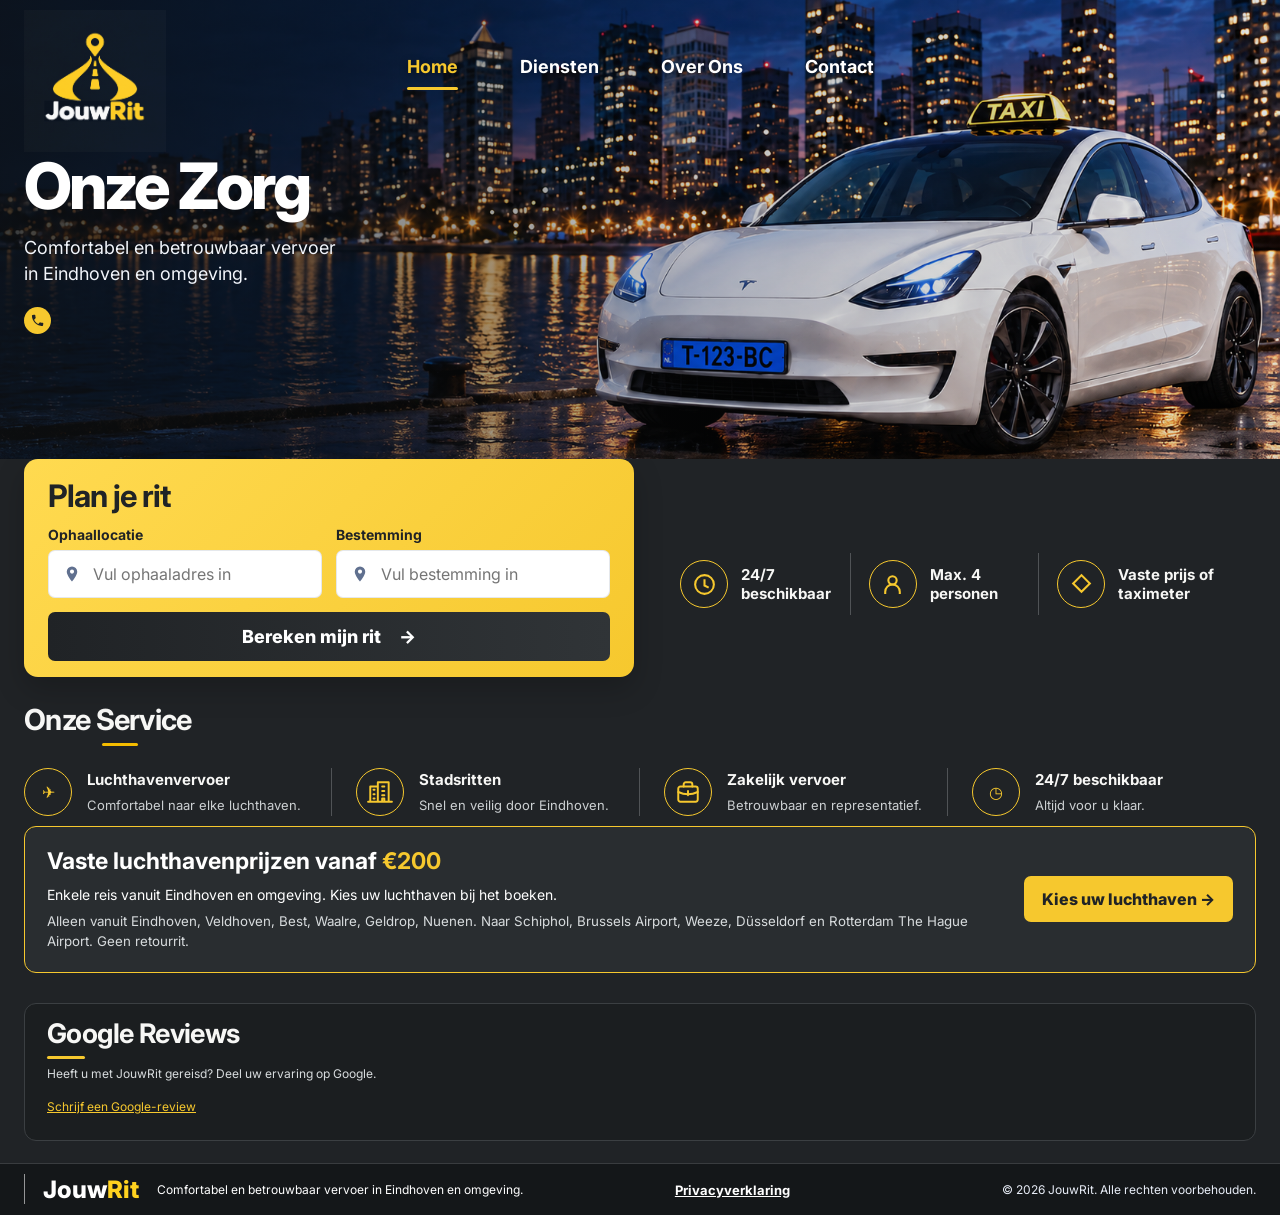
<file: index.html>
<!doctype html>
<html lang="nl">
<head>
  <meta charset="utf-8">
  <meta name="viewport" content="width=device-width,initial-scale=1">
  <meta name="description" content="JouwRit — comfortabel en betrouwbaar taxivervoer in Eindhoven en omgeving.">
  <title>JouwRit | Taxi Eindhoven</title>
  <link rel="preconnect" href="https://fonts.googleapis.com">
  <link rel="preconnect" href="https://fonts.gstatic.com" crossorigin>
  <link href="https://fonts.googleapis.com/css2?family=Inter:wght@400;500;600;700;800&display=swap" rel="stylesheet">
  <link rel="icon" type="image/png" href="assets/jouwrit-road-pin.png">
  <style>
    :root{--navy:#071c40;--navy2:#102b5f;--yellow:#ffd21f;--yellow2:#ffdf58;--ink:#0a1d43;--muted:#50658a;--line:#d8deea;--white:#fff}
    *{box-sizing:border-box}
    html{scroll-behavior:smooth}
    body{margin:0;background:#f8fafc;color:var(--ink);font-family:Inter,Arial,sans-serif}
    button,input{font:inherit}
    .hero{height:61vh;min-height:480px;position:relative;color:#fff;background:linear-gradient(90deg,rgba(2,18,46,.56) 0%,rgba(2,18,46,.15) 45%,rgba(2,18,46,0) 70%),url('assets/jouwrit-hero.png') center/cover no-repeat}
    .hero-inner{width:min(1320px,calc(100% - 48px));height:100%;margin:auto;position:relative}
    .topbar{height:158px;display:flex;align-items:flex-start;justify-content:space-between}
    .brand{width:142px;height:142px;overflow:hidden;border-radius:50%;margin-top:10px;box-shadow:0 8px 28px rgba(0,0,0,.24)}
    .brand img{width:100%;height:100%;object-fit:cover;transform:scale(1.1)}
    nav{display:flex;gap:62px;margin:56px 31% 0 0;font-weight:700;font-size:18px}
    nav a{color:#fff;text-decoration:none;padding:0 0 13px;position:relative;text-shadow:0 2px 7px rgba(0,0,0,.5)}
    nav a.active{color:var(--yellow)}
    nav a.active:after{content:"";position:absolute;left:0;right:0;bottom:0;height:3px;background:var(--yellow);border-radius:4px}
    .hero-copy{width:520px;margin-top:-3px}
    h1{font-size:64px;line-height:.98;letter-spacing:-3px;margin:0 0 17px;font-weight:800}
    h1 span{color:var(--yellow)}
    .tagline{font-size:18px;line-height:1.45;margin:0 0 20px;color:#f2f5fb}
    .phone{display:inline-flex;align-items:center;gap:12px;color:#fff;text-decoration:none;font-size:21px;font-weight:700}
    .phone svg{width:27px;height:27px;background:#fff;color:var(--navy);padding:6px;border-radius:50%}
    .content{position:relative;background:#fff;min-height:330px}
    .content-inner{width:min(1340px,calc(100% - 48px));margin:auto;position:relative;min-height:330px}
    .booking-layout{position:absolute;left:0;right:0;top:-90px;display:grid;grid-template-columns:610px 1fr;gap:28px;align-items:start}
    .planner{background:linear-gradient(135deg,var(--yellow2),var(--yellow));border-radius:14px;padding:18px 24px 16px;box-shadow:0 10px 26px rgba(24,37,65,.16)}
    .planner h2{font-size:31px;margin:0 0 12px;letter-spacing:-1px}
    .fields{display:grid;grid-template-columns:1fr 1fr;gap:14px}
    label{display:block;font-weight:700;font-size:14px;margin-bottom:7px}
    .field-wrap{position:relative}
    .field-icon{position:absolute;left:15px;top:50%;transform:translateY(-50%);color:#60708f;width:18px;height:18px;z-index:2}
    input{width:100%;height:48px;border:0;border-radius:7px;padding:0 13px 0 45px;color:var(--ink);background:#fff;outline:none;box-shadow:inset 0 0 0 1px rgba(9,29,67,.1)}
    input:focus{box-shadow:0 0 0 3px rgba(9,29,67,.2)}
    .suggestions{display:none;position:absolute;z-index:10;top:54px;left:0;right:0;background:#fff;border-radius:8px;box-shadow:0 10px 28px rgba(7,28,64,.18);overflow:hidden;max-height:210px;overflow-y:auto}
    .suggestions.open{display:block}
    .suggestion{padding:11px 13px;border-bottom:1px solid #eef1f6;cursor:pointer;font-size:13px;line-height:1.3}
    .suggestion:hover,.suggestion:focus{background:#fff8cf}
    .calculate{width:100%;height:49px;border:0;border-radius:7px;margin-top:14px;background:linear-gradient(90deg,var(--navy),var(--navy2));color:#fff;font-weight:800;font-size:18px;cursor:pointer;display:flex;align-items:center;justify-content:center;gap:18px}
    .calculate:hover{filter:brightness(1.12)}
    .calculate:disabled{opacity:.65;cursor:wait}
    .right-panel{padding-top:94px}
    .trust{display:grid;grid-template-columns:1fr 1fr 1.15fr;align-items:center}
    .trust-item{min-height:62px;display:flex;align-items:center;gap:13px;padding:0 18px;border-right:1px solid var(--line);font-weight:700;font-size:15px}
    .trust-item:last-child{border-right:0}
    .icon-bubble{width:48px;height:48px;flex:0 0 48px;border-radius:50%;display:grid;place-items:center;background:#fff7cf;color:var(--navy)}
    .icon-bubble svg{width:25px;height:25px}
    .result{margin:10px 0 0;border:2px solid var(--navy2);border-radius:12px;padding:12px 16px;background:#fff;box-shadow:0 8px 20px rgba(19,38,76,.09);display:grid;grid-template-columns:155px 1fr 250px;align-items:center;gap:14px;opacity:0;transform:translateY(5px);pointer-events:none;transition:.2s ease}
    .result.show{opacity:1;transform:none;pointer-events:auto}
    .result-label{font-size:14px;font-weight:800;margin-bottom:2px}
    .price{font-size:35px;line-height:1;font-weight:800}
    .route-summary{border-left:1px solid var(--line);padding-left:18px;font-weight:600;white-space:nowrap}
    .request{height:54px;border:0;border-radius:9px;background:linear-gradient(90deg,#ffc800,#ffdb3d);color:var(--ink);font-size:18px;font-weight:800;cursor:pointer}
    .request:hover{filter:brightness(1.04);transform:translateY(-1px)}
    .error{position:absolute;top:205px;left:0;width:610px;color:#a21d1d;font-size:13px;font-weight:600}
    .services{position:absolute;left:0;right:0;top:125px}
    .services h2{font-size:29px;line-height:1;margin:0 0 22px;letter-spacing:-.7px}
    .services h2:after{content:"";display:block;width:36px;height:3px;background:#f4bc00;border-radius:3px;margin:9px 0 0 78px}
    .service-row{display:grid;grid-template-columns:repeat(4,1fr)}
    .service{display:flex;align-items:center;gap:15px;padding:0 24px;border-right:1px solid var(--line);min-width:0}
    .service:first-child{padding-left:0}.service:last-child{border-right:0}
    .service .icon-bubble{color:#b78000}.service .icon-bubble svg{width:26px;height:26px}
    .service strong{display:block;font-size:15px;margin-bottom:5px}
    .service small{font-size:13px;color:var(--muted);line-height:1.3}
    footer{height:52px;background:linear-gradient(90deg,#071b3e,#0e2c61);color:#fff}
    .footer-inner{width:min(1340px,calc(100% - 48px));height:100%;margin:auto;display:grid;grid-template-columns:1.5fr .7fr 1fr;align-items:center;gap:25px;font-size:12px}
    .footer-brand{font-size:24px;font-weight:800;color:#fff}.footer-brand span{color:var(--yellow)}
    .footer-copy{display:flex;align-items:center;gap:18px}.footer-copy:before{content:"";height:30px;width:1px;background:rgba(255,255,255,.55)}
    .footer-phone{text-align:center;font-size:15px;font-weight:700}.copyright{text-align:right;color:#e8edf7}
    .menu-toggle{display:none}
    @media (min-width:1000px) and (min-height:720px){body{height:100svh;overflow:hidden}.page{height:100svh;display:grid;grid-template-rows:61vh 1fr 52px}.hero{height:auto;min-height:0}.content{min-height:0}.content-inner{min-height:0}}
    @media (max-width:1050px){nav{margin-right:0;gap:30px}.booking-layout{grid-template-columns:52% 48%;gap:14px}.result{grid-template-columns:120px 1fr 190px}.service{padding:0 10px}.hero-copy{width:48%}}
    @media (max-width:820px){body{overflow:auto}.page{display:block}.hero{height:620px;min-height:0;background-position:62% center}.hero-inner{width:calc(100% - 30px)}.topbar{height:120px}.brand{width:104px;height:104px}nav{margin:35px 0 0;gap:18px;font-size:14px}.hero-copy{width:100%;margin-top:45px}h1{font-size:47px}.tagline{font-size:16px}.content{min-height:830px}.content-inner{width:calc(100% - 30px)}.booking-layout{position:relative;top:-76px;display:block}.planner{padding:18px}.fields{grid-template-columns:1fr}.right-panel{padding-top:22px}.trust{grid-template-columns:1fr}.trust-item{border-right:0;border-bottom:1px solid var(--line);padding:8px 0}.result{grid-template-columns:1fr;margin-top:15px}.route-summary{border-left:0;padding-left:0}.services{position:relative;top:-45px}.service-row{grid-template-columns:1fr 1fr;gap:20px}.service{border:0;padding:0}.footer-inner{grid-template-columns:1fr;text-align:center;padding:20px 0}.footer-copy{justify-content:center}.footer-copy:before{display:none}.copyright{text-align:center}footer{height:auto}.error{position:static;width:auto;margin-top:8px}}
    @media (max-width:540px){nav{display:none}.hero{height:560px;background-position:66% center}.hero-copy{margin-top:40px}h1{font-size:42px}.booking-layout{top:-56px}.service-row{grid-template-columns:1fr}.content{min-height:980px}.result{padding:15px}.request{width:100%}}
  
/* JouwRit charcoal and warm-yellow design, 22 September 2026 */
:root{--navy:#202326;--navy2:#303437;--yellow:#f6c82e;--yellow2:#ffda50;--ink:#202326;--muted:#ccd0d2;--line:#505356}
body,.content{background:#202326;color:#f7f7f5}
.hero{background-image:linear-gradient(90deg,rgba(15,17,19,.78),rgba(15,17,19,.22) 55%,rgba(15,17,19,.1)),url('assets/jouwrit-hero.png')}
.brand{border-radius:0;box-shadow:none;overflow:hidden;mix-blend-mode:screen}
.brand img{object-fit:contain;transform:scale(1.4)}
.phone svg{background:var(--yellow);color:#202326}
.planner{color:#202326;box-shadow:0 12px 30px #0003}
.icon-bubble,.service .icon-bubble{background:transparent;border:1px solid var(--yellow);color:var(--yellow)}
footer{background:#141719;border-top:1px solid #393c3f}
.result{background:#292d30;color:white;border-color:#505356;grid-template-columns:1fr 1fr;gap:12px}
.result .request{grid-column:1/-1;color:#202326}
.suggestions{color:#202326}.error{color:#ffb8b8}
.services{position:relative;top:auto;padding:25px 0 34px}
.booking-layout{position:relative;top:auto;margin-top:-90px;z-index:2}
.content-inner,.content{min-height:0}
@media(min-width:1000px) and (min-height:720px){body{height:auto;overflow:auto}.page{height:auto;min-height:100svh;grid-template-rows:61vh 1fr 52px}}
@media(max-width:1050px){.booking-layout{grid-template-columns:1fr 1fr}}
@media(max-width:820px){.booking-layout{display:block;margin-top:-76px}.services{padding-top:0}.content,.content-inner{min-height:0}.hero{background-position:62% center}.result{grid-template-columns:1fr}.result:not(.show){display:none}}
@media(max-width:540px){
  .topbar{position:relative;align-items:flex-start}
  .menu-toggle{display:flex;position:absolute;right:0;top:28px;width:46px;height:42px;border:1px solid rgba(246,200,46,.55);border-radius:10px;background:rgba(20,23,25,.88);padding:9px 10px;flex-direction:column;justify-content:space-between;z-index:30;cursor:pointer}
  .menu-toggle span{display:block;width:100%;height:3px;border-radius:3px;background:var(--yellow);transition:.2s ease}
  .menu-toggle[aria-expanded="true"] span:nth-child(1){transform:translateY(10px) rotate(45deg)}
  .menu-toggle[aria-expanded="true"] span:nth-child(2){opacity:0}
  .menu-toggle[aria-expanded="true"] span:nth-child(3){transform:translateY(-10px) rotate(-45deg)}
  nav{display:none;position:absolute;right:0;top:78px;width:190px;margin:0;padding:10px;background:rgba(20,23,25,.97);border:1px solid rgba(246,200,46,.32);border-radius:12px;box-shadow:0 14px 30px rgba(0,0,0,.35);z-index:29;flex-direction:column;gap:0;font-size:15px;max-width:none}
  nav.open{display:flex}
  nav a{padding:12px 13px;border-radius:8px;text-shadow:none}
  nav a.active:after{display:none}
  nav a.active{background:rgba(246,200,46,.12);color:var(--yellow)}
  .booking-layout{margin-top:-56px}.hero{background-position:66% center}.brand{flex-shrink:0}.service-row{padding-bottom:12px}
  .hero-copy h1 span,.hero-copy h1 br{display:none}
}

/* Desktop fit fix — keep mobile menu unchanged */
@media (min-width:821px){
  .brand img{transform:scale(1);transform-origin:center 31%;}
}
@media (min-width:1000px) and (min-height:720px){
  body{height:100svh;overflow:hidden}
  .page{height:100svh;min-height:0;display:grid;grid-template-rows:61vh 1fr 52px}
  .content{min-height:0;overflow:visible}
  .content-inner{min-height:0}
  .services{padding:8px 0 10px}
  footer{display:block}
}

@media (min-width:821px){
  .hero-copy h1 span,.hero-copy h1 br{display:none}
  .result:not(.show){display:none}
  .services{padding-top:28px}
}
/* Keep the desktop price result in the free space above Onze Service. */
@media (min-width:821px){
  .right-panel{position:relative}
  .result.show{position:absolute;left:0;right:0;top:156px;margin:0;z-index:3}
}

/* Google Reviews section */
.reviews{margin:4px 0 22px;padding:16px 22px 14px;border:1px solid #3b3f42;border-radius:12px;background:#1b1e20;color:#f7f7f5}
.reviews-head{display:flex;align-items:flex-start;justify-content:space-between;gap:24px;margin-bottom:12px}
.reviews h2{font-size:27px;line-height:1;margin:0 0 7px;letter-spacing:-.6px}
.reviews h2:after{content:"";display:block;width:38px;height:3px;background:var(--yellow);border-radius:3px;margin-top:9px}
.reviews-sub{margin:0;font-size:12px;color:#d8dcde}
.google-reviews-title{font-size:23px;font-weight:800;white-space:nowrap}.google-reviews-title span{color:var(--yellow)}
.review-cards{display:grid;grid-template-columns:repeat(3,1fr);gap:18px}
.review-card{min-height:112px;padding:17px 18px;border:1px solid #3b3f42;border-radius:9px;background:#202427;display:flex;align-items:center;justify-content:center;text-align:center}
.review-card strong{display:block;font-size:15px;margin-bottom:7px;color:#fff}
.review-card p{margin:0;font-size:13px;line-height:1.45;color:#d8dcde}
.review-note{margin-top:11px;text-align:right;font-size:12px;color:#aeb4b8}
@media (min-width:1000px) and (min-height:720px){body{height:auto;overflow:auto}.page{height:auto;min-height:100svh;display:block}.hero{height:61vh;min-height:480px}.content{min-height:0}footer{height:52px}}
@media (max-width:820px){.reviews{margin-top:-18px}.review-cards{grid-template-columns:1fr}.reviews-head{display:block}.google-reviews-title{margin-top:12px}}
@media (max-width:540px){
  .hero-copy{margin-top:8px}
  .reviews{padding:16px;margin-top:-10px}
  .reviews h2{font-size:24px}
}

/* Reveal more of the Tesla without changing its scale or the layout. */
@media(min-width:821px){.hero{background-position:center,center min(0px,max(calc((max(480px,61vh) - 100vw * 941 / 1672) * .7),calc(20px - 100vw * 278 / 1672)))}}
.airport-offer-home{display:flex;align-items:center;justify-content:space-between;gap:24px;margin:0 0 30px;padding:20px 22px;border:1px solid var(--yellow);border-radius:12px;background:#292d30;color:#fff}
.airport-offer-home[hidden]{display:none}.airport-offer-home h2{font-size:23px;line-height:1.25;margin:0 0 8px;letter-spacing:0}.airport-offer-home h2 span{color:var(--yellow)}.airport-offer-home p{font-size:14px;line-height:1.5;margin:0}.airport-offer-home small{display:block;color:#d8dcde;line-height:1.5;margin-top:7px}.airport-offer-home a{display:inline-block;flex-shrink:0;padding:13px 18px;background:var(--yellow);color:#202326;text-decoration:none;font-weight:800;border-radius:7px}
@media(max-width:700px){.airport-offer-home{display:block}.airport-offer-home a{margin-top:16px}.airport-offer-home h2{font-size:21px}}
</style>
<link rel="stylesheet" href="brand-privacy.css">
</head>
<body>
<div class="page">
  <header class="hero" id="home">
    <div class="hero-inner">
      <div class="topbar">
        <a class="brand" href="#home" aria-label="JouwRit home"><img src="assets/jouwrit-brand.svg" alt="JouwRit Taxi Service"></a>
        <button class="menu-toggle" type="button" aria-label="Menu openen" aria-expanded="false" aria-controls="main-nav"><span></span><span></span><span></span></button>
        <nav id="main-nav" aria-label="Hoofdnavigatie">
          <a class="active" href="index.html">Home</a><a href="diensten.html">Diensten</a><a href="over-ons.html">Over Ons</a><a href="contact.html">Contact</a>
        </nav>
      </div>
      <div class="hero-copy">
        <h1><span>Jouw Rit,</span><br>Onze Zorg</h1>
        <p class="tagline">Comfortabel en betrouwbaar vervoer<br>in Eindhoven en omgeving.</p>
        <a class="phone" href="tel:+31629098099" aria-label="Bel JouwRit op +31 6 29098099">
          <svg viewBox="0 0 24 24" fill="currentColor" aria-hidden="true"><path d="M6.6 10.8c1.7 3.4 3.3 5 6.7 6.7l2.2-2.2c.3-.3.7-.4 1.1-.2 1.2.4 2.4.6 3.7.6.6 0 1 .4 1 1V20c0 .6-.4 1-1 1C10.8 21 3 13.2 3 3.7c0-.6.4-1 1-1h3.5c.6 0 1 .4 1 1 0 1.3.2 2.5.6 3.7.1.4 0 .8-.3 1.1z"/></svg>
        </a>
      </div>
    </div>
  </header>
  <main class="content">
    <div class="content-inner">
      <div class="booking-layout">
        <section class="planner" aria-labelledby="planner-title">
          <h2 id="planner-title">Plan je rit</h2>
          <div class="fields">
            <div><label for="pickup">Ophaallocatie</label><div class="field-wrap"><svg class="field-icon" viewBox="0 0 24 24" fill="currentColor" aria-hidden="true"><path d="M12 2a7 7 0 0 0-7 7c0 5 7 13 7 13s7-8 7-13a7 7 0 0 0-7-7zm0 9.5A2.5 2.5 0 1 1 12 6a2.5 2.5 0 0 1 0 5.5z"/></svg><input id="pickup" autocomplete="off" placeholder="Vul ophaaladres in"><div id="pickup-list" class="suggestions" role="listbox"></div></div></div>
            <div><label for="destination">Bestemming</label><div class="field-wrap"><svg class="field-icon" viewBox="0 0 24 24" fill="currentColor" aria-hidden="true"><path d="M12 2a7 7 0 0 0-7 7c0 5 7 13 7 13s7-8 7-13a7 7 0 0 0-7-7zm0 9.5A2.5 2.5 0 1 1 12 6a2.5 2.5 0 0 1 0 5.5z"/></svg><input id="destination" autocomplete="off" placeholder="Vul bestemming in"><div id="destination-list" class="suggestions" role="listbox"></div></div></div>
          </div>
          <button id="calculate" class="calculate">Bereken mijn rit <span aria-hidden="true">→</span></button>
        </section>
        <section class="right-panel" aria-label="Ritvoordelen en prijs">
          <div class="trust">
            <div class="trust-item"><span class="icon-bubble"><svg viewBox="0 0 24 24" fill="none" stroke="currentColor" stroke-width="2"><circle cx="12" cy="12" r="9"/><path d="M12 7v6l4 2"/></svg></span>24/7 beschikbaar</div>
            <div class="trust-item"><span class="icon-bubble"><svg viewBox="0 0 24 24" fill="none" stroke="currentColor" stroke-width="2"><circle cx="12" cy="8" r="4"/><path d="M5 21v-2a7 7 0 0 1 14 0v2"/></svg></span>Max. 4 personen</div>
            <div class="trust-item"><span class="icon-bubble"><svg viewBox="0 0 24 24" fill="none" stroke="currentColor" stroke-width="2"><path d="m12 3 8 8-8 8-8-8z"/></svg></span>Vaste prijs of taximeter</div>
          </div>
          <div id="result" class="result" aria-live="polite">
            <div><div class="result-label">Uw ritprijs</div><div id="price" class="price">€ 0,00</div></div>
            <div id="route-summary" class="route-summary">— km • — min</div>
            <button id="request" class="request">Rit aanvragen&nbsp; →</button>
          </div>
        </section>
      </div>
      <div id="error" class="error" aria-live="assertive"></div>
      <section class="services" id="services" aria-labelledby="services-title">
        <h2 id="services-title">Onze Service</h2>
        <div class="service-row">
          <div class="service"><span class="icon-bubble">✈</span><div><strong>Luchthavenvervoer</strong><small>Comfortabel naar elke luchthaven.</small></div></div>
          <div class="service"><span class="icon-bubble"><svg viewBox="0 0 24 24" fill="none" stroke="currentColor" stroke-width="1.8" stroke-linecap="round" stroke-linejoin="round" aria-hidden="true"><path d="M3 21V7h7v14M10 21V3h10v18M1 21h22M6 10h1m-1 4h1m-1 4h1m7-11h2m-2 4h2m-2 4h2m-2 6v-3h2v3"/></svg></span><div><strong>Stadsritten</strong><small>Snel en veilig door Eindhoven.</small></div></div>
          <div class="service"><span class="icon-bubble"><svg viewBox="0 0 24 24" fill="none" stroke="currentColor" stroke-width="1.8" stroke-linecap="round" stroke-linejoin="round" aria-hidden="true"><rect x="3" y="7" width="18" height="14" rx="2"/><path d="M8 7V5a2 2 0 0 1 2-2h4a2 2 0 0 1 2 2v2M3 12a21 21 0 0 0 18 0M12 11v4"/></svg></span><div><strong>Zakelijk vervoer</strong><small>Betrouwbaar en representatief.</small></div></div>
          <div class="service"><span class="icon-bubble">◷</span><div><strong>24/7 beschikbaar</strong><small>Altijd voor u klaar.</small></div></div>
        </div>
      </section>
      <section class="airport-offer-home" id="airport-offer-home" aria-labelledby="airport-offer-title">
        <div><h2 id="airport-offer-title">Vaste luchthavenprijzen vanaf <span id="airport-offer-minimum">€200</span></h2><p>Enkele reis vanuit Eindhoven en omgeving. Kies uw luchthaven bij het boeken.</p><small>Alleen vanuit <span id="airport-offer-area">Eindhoven, Veldhoven, Best, Waalre, Geldrop, Nuenen</span>. Naar Schiphol, Brussels Airport, Weeze, Düsseldorf en Rotterdam The Hague Airport. Geen retourrit.</small></div>
        <a href="booking.html?airportOffer=1#airportFields">Kies uw luchthaven →</a>
      </section>
      <section class="reviews" id="reviews" aria-labelledby="reviews-title">
        <div class="reviews-head"><div><h2 id="reviews-title">Google Reviews</h2><p class="reviews-sub">Heeft u met JouwRit gereisd? Deel uw ervaring op Google.</p><p id="google-review-links" class="reviews-sub" style="margin-top:12px"><a href="https://g.page/r/CaSQFnvq3IYZECE/review" target="_blank" rel="noopener noreferrer" style="color:var(--yellow);display:inline-block;margin-right:22px;margin-top:6px">Schrijf een Google-review</a></p></div></div>
      </section>
    </div>
  </main>
  <footer><div class="footer-inner"><div class="footer-copy"><div class="footer-brand">Jouw<span>Rit</span></div><div>Comfortabel en betrouwbaar vervoer in Eindhoven en omgeving.</div></div><div class="footer-phone"><a class="privacy-link" href="privacyverklaring.html">Privacyverklaring</a></div><div class="copyright">© 2026 JouwRit. Alle rechten voorbehouden.</div></div></footer>
</div>
<script src="route-client.js"></script>
<script src="airport-offers.js"></script>
<script src="google-reviews.js"></script>
<script>
const menuToggle=document.querySelector('.menu-toggle');
const mainNav=document.getElementById('main-nav');
if(menuToggle&&mainNav){
 menuToggle.addEventListener('click',()=>{
  const open=mainNav.classList.toggle('open');
  menuToggle.setAttribute('aria-expanded',String(open));
  menuToggle.setAttribute('aria-label',open?'Menu sluiten':'Menu openen');
 });
 mainNav.querySelectorAll('a').forEach(link=>link.addEventListener('click',()=>{
  mainNav.classList.remove('open');menuToggle.setAttribute('aria-expanded','false');menuToggle.setAttribute('aria-label','Menu openen');
 }));
}
let homeVersion=0,currentRoute=null;
function resetHome(){homeVersion++;currentRoute=null;document.getElementById('result').classList.remove('show');document.getElementById('error').textContent='';}
JouwRit.attach('pickup','pickup-list',resetHome);
JouwRit.attach('destination','destination-list',resetHome);
document.getElementById('calculate').addEventListener('click',async()=>{
 resetHome();
 const version=homeVersion,button=document.getElementById('calculate');
 button.disabled=true;button.firstChild.textContent='Route berekenen… ';
 try{
  const route=await JouwRit.calculate('pickup','destination');
  if(version!==homeVersion)return;
  currentRoute=route;
  document.getElementById('price').textContent=JouwRit.money(route.price);
  document.getElementById('route-summary').textContent=JouwRit.summary(route);
  document.getElementById('result').classList.add('show');
 }catch(e){if(version===homeVersion)document.getElementById('error').textContent=e.message;}
 finally{button.disabled=false;button.firstChild.textContent='Bereken mijn rit ';}
});
document.getElementById('request').addEventListener('click',()=>{
 if(!currentRoute)return;
 const params=new URLSearchParams({pickup:currentRoute.pickup,destination:currentRoute.destination,priceType:'fixed',pickupLat:currentRoute.a.lat,pickupLon:currentRoute.a.lon,destinationLat:currentRoute.b.lat,destinationLon:currentRoute.b.lon});
 location.href='booking.html?'+params.toString();
});
</script>
</body>
</html>
</file>
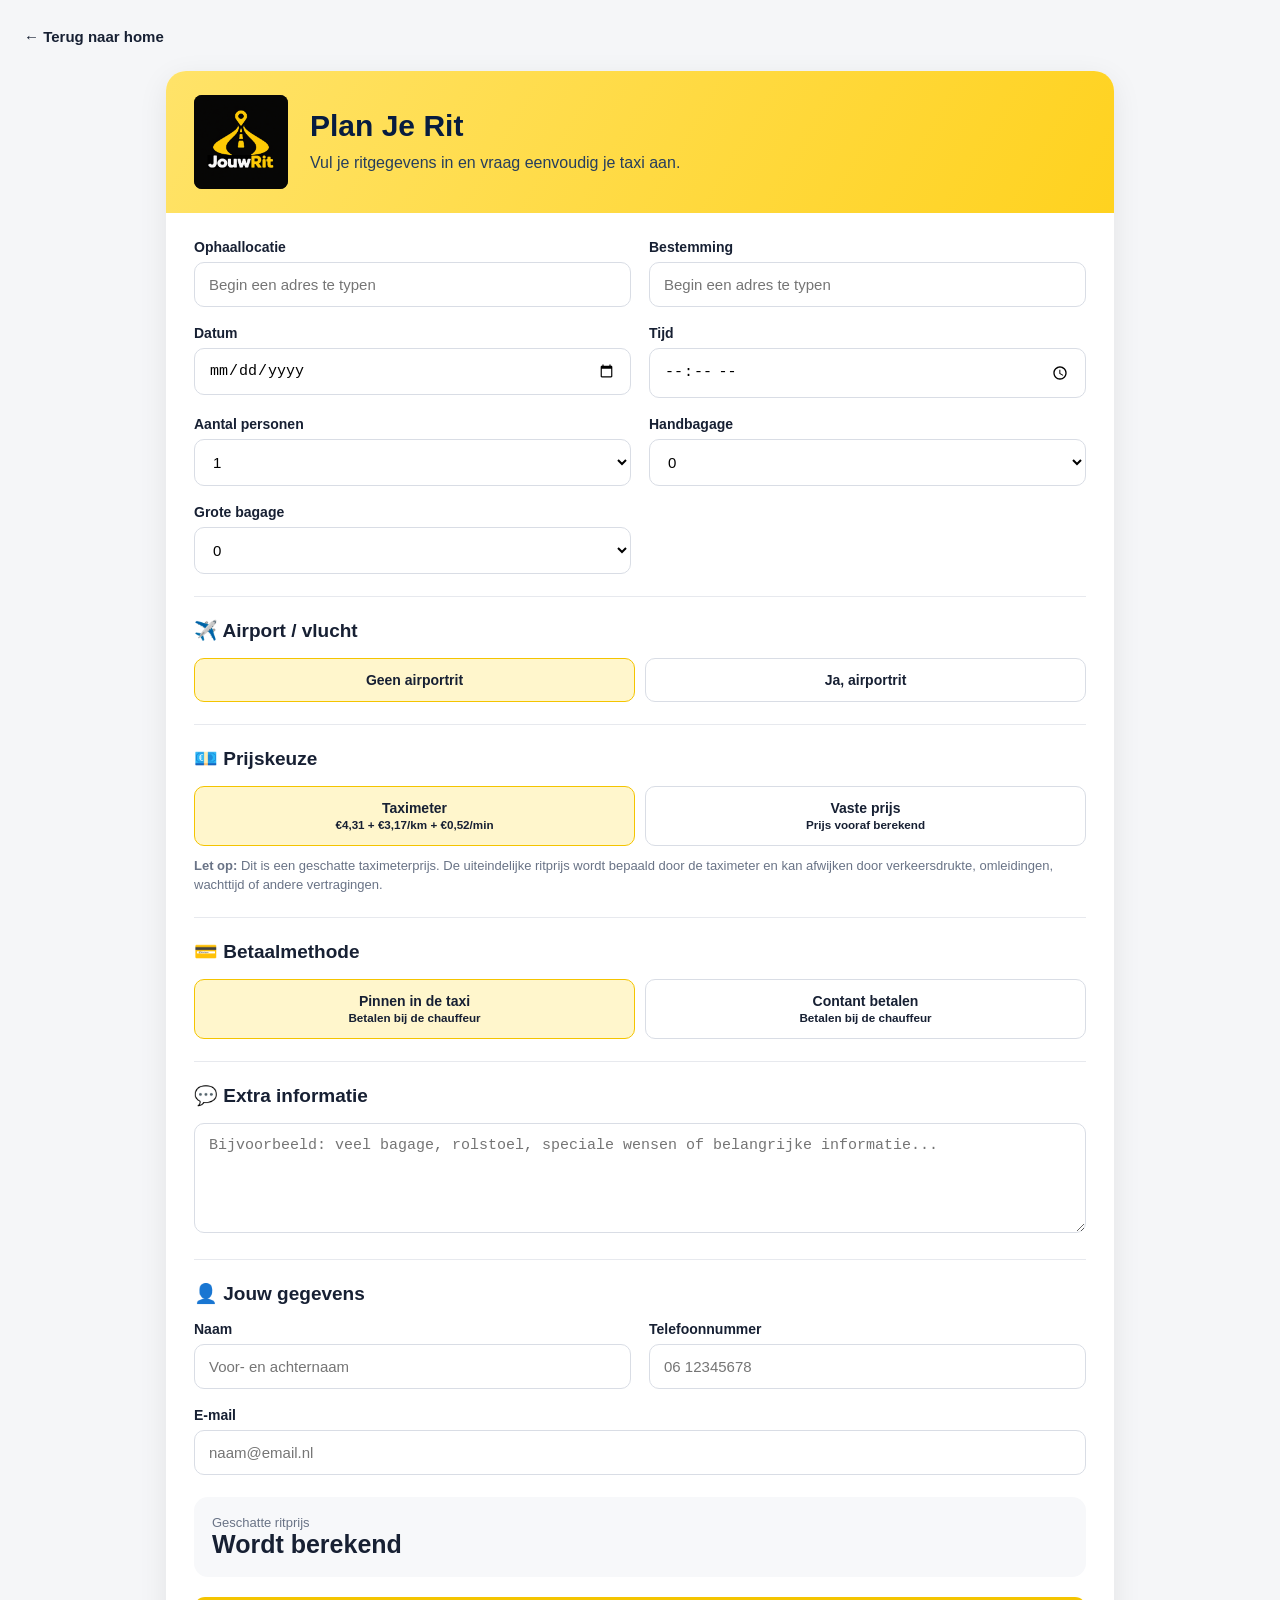
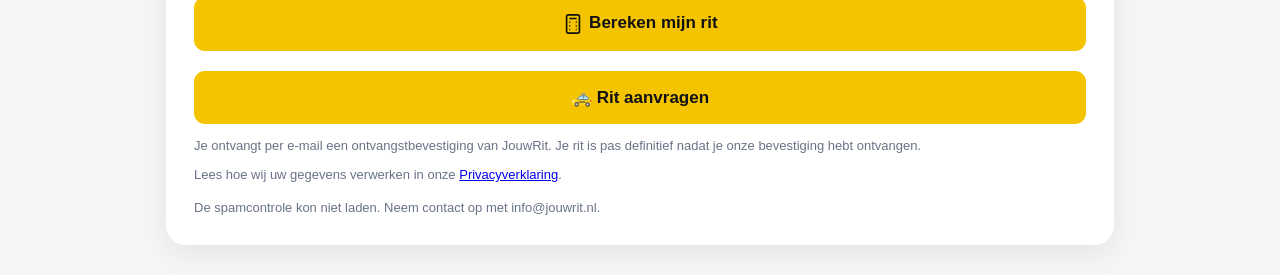
<file: booking.html>
<!doctype html>
<html lang="nl">
<head>
<meta charset="utf-8">
<meta name="viewport" content="width=device-width, initial-scale=1">
<title>JouwRit – Plan Je Rit</title>
<style>
*{box-sizing:border-box} body{margin:0;font-family:Arial,sans-serif;background:#f5f6f8;color:#172033}
.wrap{max-width:980px;margin:30px auto;padding:0 16px}
.card{background:#fff;border-radius:20px;padding:28px;box-shadow:0 8px 30px rgba(0,0,0,.08)}
h1{margin:0 0 6px;font-size:30px}.sub{color:#697386;margin-bottom:24px}
.grid{display:grid;grid-template-columns:1fr 1fr;gap:18px}
.full{grid-column:1/-1}
label{display:block;font-weight:700;font-size:14px;margin-bottom:7px}
input,select,textarea{width:100%;padding:13px 14px;border:1px solid #d9dde5;border-radius:10px;font-size:15px;background:#fff}
.autocomplete{position:relative}
.suggestions{position:absolute;z-index:20;top:100%;left:0;right:0;margin-top:5px;background:#fff;border:1px solid #d9dde5;border-radius:10px;box-shadow:0 10px 25px rgba(0,0,0,.13);overflow:hidden}
.suggestions:empty{display:none}
.suggestion{width:100%;margin:0;padding:12px 14px;border:0;border-bottom:1px solid #edf0f4;border-radius:0;background:#fff;color:#172033;text-align:left;font-size:14px;font-weight:400;cursor:pointer}
.suggestion:last-child{border-bottom:0}.suggestion:hover,.suggestion:focus{background:#fff6cc;outline:none}
.suggestion strong{display:block;margin-bottom:3px}.suggestion small{display:block;color:#697386;white-space:nowrap;overflow:hidden;text-overflow:ellipsis}
textarea{min-height:110px;resize:vertical}
.section{border-top:1px solid #e7e9ee;margin-top:22px;padding-top:22px}
.section h2{font-size:19px;margin:0 0 16px}
.choice{display:flex;gap:10px}.choice label{flex:1;margin:0}
.choice input{display:none}.choice span{display:block;border:1px solid #d9dde5;border-radius:10px;padding:13px;text-align:center;cursor:pointer}
.choice input:disabled+span{background:#f2f3f5;color:#697386;cursor:not-allowed}.choice{flex-wrap:wrap}.choice label{min-width:160px}.choice input:checked+span{border-color:#f4c400;background:#fff6cc}
.hidden{display:none}
.price{margin-top:22px;background:#f7f8fa;border-radius:14px;padding:18px;display:flex;justify-content:space-between;align-items:center;gap:15px}
.price strong{font-size:25px}.muted{color:#697386;font-size:13px}
button{width:100%;margin-top:20px;padding:16px;border:0;border-radius:11px;background:#f4c400;color:#111;font-size:17px;font-weight:800;cursor:pointer}
.note{font-size:13px;color:#697386;margin-top:10px;line-height:1.5}
@media(max-width:700px){.grid{grid-template-columns:1fr}.full{grid-column:auto}.card{padding:20px}}

.home-link{display:flex;width:max-content;margin-right:auto!important;margin-left:0!important;align-items:center;gap:8px;margin:0 0 18px;color:#172033;font-size:15px;font-weight:700;text-decoration:none;padding:8px 0}
.home-link:hover{text-decoration:underline}.home-link:focus-visible{outline:3px solid #d6a900;outline-offset:5px;border-radius:3px}
.booking-banner{display:flex;align-items:center;gap:22px;background:linear-gradient(120deg,#ffe369,#ffd21f);margin:-28px -28px 26px;padding:24px 28px;border-radius:20px 20px 0 0;color:#071c40}
.booking-logo{display:block;width:94px;height:94px;object-fit:cover;border-radius:50%;flex:0 0 94px;box-shadow:0 4px 14px rgba(7,28,64,.16)}
.booking-banner h1{color:#071c40;margin:0 0 8px}.booking-banner .sub{color:#263e5d;line-height:1.5;margin:0}
@media(max-width:700px){.booking-banner{margin:-20px -20px 22px;padding:20px;gap:16px}.booking-logo{width:76px;height:76px;flex-basis:76px}.booking-banner h1{font-size:27px}}
@media(max-width:400px){.booking-banner{gap:12px;padding:20px 16px}.booking-logo{width:62px;height:62px;flex-basis:62px}.booking-banner h1{font-size:24px}.booking-banner .sub{font-size:14px}}

.booking-logo{object-fit:contain;border-radius:8px;box-shadow:none;background:#202326}
.airport-offer{margin-top:18px;padding:14px 16px;background:#fff6cc;border:1px solid #e9cf66;border-radius:10px;line-height:1.5;font-size:14px}

.grid>*{min-width:0}input,select,textarea{min-width:0;max-width:100%}
input[type="date"],input[type="time"]{display:block;appearance:none;-webkit-appearance:none;min-height:46px;width:100%;min-width:0}
input::-webkit-date-and-time-value{text-align:left;min-width:0}
[hidden]{display:none!important}#bookingSuccess{padding:20px 0;line-height:1.6}#bookingSuccess h2{font-size:24px;color:#172033}
.success-actions{display:flex;flex-wrap:wrap;gap:12px;margin-top:24px}.success-actions a{padding:12px 18px;border-radius:10px;background:#f4c400;color:#172033;font-weight:bold;text-decoration:none}
</style>
<link rel="stylesheet" href="brand-privacy.css">
</head>
<body>
<nav aria-label="Terug naar homepage" style="padding:20px 24px 0;text-align:left"><a class="home-link" href="index.html">← Terug naar home</a></nav>
<div class="wrap" style="margin-top:0">
  <div class="card">
    <header class="booking-banner">
      <img class="booking-logo" src="assets/jouwrit-brand.svg" alt="JouwRit Taxi Service" width="94" height="94">
      <div><h1>Plan Je Rit</h1><p class="sub">Vul je ritgegevens in en vraag eenvoudig je taxi aan.</p></div>
    </header>

    <div id="bookingFields">
    <div class="grid">
      <div><label for="pickup">Ophaallocatie</label><div class="autocomplete"><input id="pickup" placeholder="Begin een adres te typen" autocomplete="off" aria-autocomplete="list"><div id="pickupSuggestions" class="suggestions" role="listbox"></div></div></div>
      <div><label for="destination">Bestemming</label><div class="autocomplete"><input id="destination" placeholder="Begin een adres te typen" autocomplete="off" aria-autocomplete="list"><div id="destinationSuggestions" class="suggestions" role="listbox"></div></div></div>
      <div><div><label>Datum</label><input id="date" type="date"></div></div>
      <div><div><label>Tijd</label><input id="time" type="time"></div></div>
      <div><div><label>Aantal personen</label><select id="passengers"><option>1</option><option>2</option><option>3</option><option>4</option></select></div></div>
      <div><div><label>Handbagage</label><select id="handLuggage"><option>0</option><option>1</option><option>2</option><option>3</option><option>4</option></select></div></div>
      <div><div><label>Grote bagage</label><select id="largeLuggage"><option>0</option><option>1</option><option>2</option><option>3</option><option>4</option></select></div></div>
    </div>

    <div class="section">
      <h2>✈️ Airport / vlucht</h2>
      <div class="choice">
        <label><input type="radio" name="airport" value="no" checked onchange="toggleAirport(false)"><span>Geen airportrit</span></label>
        <label><input type="radio" name="airport" value="yes" onchange="toggleAirport(true)"><span>Ja, airportrit</span></label>
      </div>
      <div id="airportFields" class="grid hidden" style="margin-top:18px">
        <div><label for="airport">Luchthaven</label><select id="airport" onchange="toggleOtherAirport();syncAirportOffer(true)"><option value="">Kies een luchthaven</option><option>Eindhoven Airport</option><option>Amsterdam Airport Schiphol</option><option>Weeze Airport</option><option>Düsseldorf Airport</option><option>Rotterdam The Hague Airport</option><option>Brussels Airport</option><option value="other">Andere luchthaven</option></select></div>
        <div id="otherAirportWrap" class="hidden"><label>Andere luchthaven</label><input id="otherAirport" placeholder="Vul luchthaven in"></div>
        <div><label>Vluchtnummer</label><input id="flight" placeholder="Bijv. KL1234"></div>
        <div><label for="flightType">Type</label><select id="flightType" onchange="syncAirportOffer(true)"><option value="Vertrek">Naar de luchthaven (Vertrek)</option><option value="Aankomst">Vanaf de luchthaven (Aankomst)</option></select></div>
        <div><label>Vluchttijd</label><input id="flightTime" type="time"></div>
        <p class="note full" id="airportOfferTerms"></p>
      </div>
      <div id="airportOfferNotice" class="airport-offer hidden" role="status" aria-live="polite"></div>
    </div>

    <div class="section">
      <h2>💶 Prijskeuze</h2>
      <div class="choice">
        <label><input type="radio" name="priceType" value="meter" checked onchange="togglePrice()"><span><b>Taximeter</b><br><small>€4,31 + €3,17/km + €0,52/min</small></span></label>
        <label><input type="radio" name="priceType" value="fixed" onchange="togglePrice()"><span><b>Vaste prijs</b><br><small>Prijs vooraf berekend</small></span></label>
      </div>
      <div id="meterInfo" class="note"><strong>Let op:</strong> Dit is een geschatte taximeterprijs. De uiteindelijke ritprijs wordt bepaald door de taximeter en kan afwijken door verkeersdrukte, omleidingen, wachttijd of andere vertragingen.</div>
      <div id="fixedInfo" class="note hidden">Een vaste prijs wordt na controle van de route vooraf bepaald.</div>
    </div>
    <div class="section">
  <h2>💳 Betaalmethode</h2>
  <div class="choice">
    <label id="onlinePayment" class="hidden">
      <input type="radio" name="paymentMethod" value="Online betalen na bevestiging" disabled>
      <span><b>Online betalen</b><br><small>Binnenkort beschikbaar</small></span>
    </label>

    <label>
      <input type="radio" name="paymentMethod" value="Pinnen in de taxi" checked>
      <span><b>Pinnen in de taxi</b><br><small>Betalen bij de chauffeur</small></span>
    </label>

    <label>
      <input type="radio" name="paymentMethod" value="Contant betalen">
      <span><b>Contant betalen</b><br><small>Betalen bij de chauffeur</small></span>
    </label>
  </div>
</div>

    <div class="section">
      <h2>💬 Extra informatie</h2>
      <textarea id="extra" placeholder="Bijvoorbeeld: veel bagage, rolstoel, speciale wensen of belangrijke informatie..."></textarea>
    </div>

    <div class="section">
      <h2>👤 Jouw gegevens</h2>
      <div class="grid">
        <div><label>Naam</label><input id="name" placeholder="Voor- en achternaam"></div>
        <div><label>Telefoonnummer</label><input id="phone" type="tel" placeholder="06 12345678"></div>
        <div class="full"><label>E-mail</label><input id="email" type="email" placeholder="naam@email.nl"></div>
      </div>
    </div>

    <div class="price">
      <div><div class="muted" id="priceLabel">Geschatte ritprijs</div><strong id="price">Wordt berekend</strong></div>
      <div id="routeSummary" class="muted"></div>
    </div>

    <button id="calculateBooking" type="button" onclick="calculateRoute()"><svg width="22" height="22" viewBox="0 0 24 24" fill="none" stroke="currentColor" stroke-width="1.8" aria-hidden="true" style="vertical-align:middle"><rect x="5" y="2" width="14" height="20" rx="2"/><path d="M8 6h8M8 10h1m6 0h1M8 14h1m6 0h1M8 18h1m6 0h1"/></svg> Bereken mijn rit</button>
    <button id="sendBooking" type="button" onclick="submitBooking()">🚕 Rit aanvragen</button>
    <div id="bookingSpamCheck" style="margin-top:12px"></div>
    <div class="note">Je ontvangt per e-mail een ontvangstbevestiging van JouwRit. Je rit is pas definitief nadat je onze bevestiging hebt ontvangen.</div>
    <p class="note">Lees hoe wij uw gegevens verwerken in onze <a href="privacyverklaring.html">Privacyverklaring</a>.</p>
    <div id="result" class="note" role="status" aria-live="polite"></div>
    </div>
    <section id="bookingSuccess" hidden tabindex="-1" aria-labelledby="successTitle">
      <h2 id="successTitle">✓ Uw ritaanvraag is ontvangen!</h2>
      <p>U ontvangt een e-mail. Uw rit is pas definitief na onze bevestiging.</p>
      <p>Referentie: <strong id="successReference"></strong></p>
      <div class="success-actions"><a href="index.html">Terug naar home</a><a href="booking.html">Nieuwe rit aanvragen</a></div>
    </section>
  </div>
</div>

<script src="booking-email-config.js"></script>
<script src="booking-email.js"></script>
<script src="route-client.js"></script>
<script src="airport-offers.js"></script>
<script>
function toggleAirport(show){document.getElementById('airportFields').classList.toggle('hidden',!show);if(!show){document.getElementById('airport').value='';document.getElementById('otherAirport').value='';toggleOtherAirport();}syncAirportOffer(true);}
function toggleOtherAirport(){document.getElementById('otherAirportWrap').classList.toggle('hidden',document.getElementById('airport').value!=='other')}
let airportDestination='',previousDestination='',previousPriceType=null;
function selectedAirportOffer(){
 if(document.querySelector('input[name="airport"]:checked').value!=='yes'||document.getElementById('flightType').value!=='Vertrek')return null;
 return JouwRitAirportOffers.get(document.getElementById('airport').value);
}
function setDestination(value){
 const input=document.getElementById('destination');input.value=value;
 for(const key of ['lat','lon','address','pdokId'])delete input.dataset[key];
 input.dispatchEvent(new Event('input',{bubbles:true}));
 // Close suggestions and cancel any old search when using a dropdown destination.
 input.dispatchEvent(new KeyboardEvent('keydown',{key:'Escape',bubbles:true}));
}
function refreshAirportNotice(){
 const offer=selectedAirportOffer(),notice=document.getElementById('airportOfferNotice');
 notice.classList.toggle('hidden',!offer);
 if(offer)notice.textContent='Vaste luchthavenprijs: '+JouwRit.money(offer.price)+' voor een enkele reis naar '+document.getElementById('airport').value+'. Alleen vanuit '+JouwRitAirportOffers.area()+'. Vul uw ophaaladres met huisnummer in en bereken de rit om het tarief te bevestigen. Geen retourrit.';
}
function syncAirportOffer(recalculate=false){
 const offer=selectedAirportOffer(),destination=document.getElementById('destination');
 if(offer){
  if(!airportDestination){previousDestination=destination.value;previousPriceType=document.querySelector('input[name="priceType"]:checked').value;}
  airportDestination=offer.destination;
  if(destination.value!==airportDestination)setDestination(airportDestination);
  destination.readOnly=true;
  document.querySelector('input[name="priceType"][value="fixed"]').checked=true;
 }else{
  destination.readOnly=false;
  if(airportDestination&&destination.value===airportDestination)setDestination(previousDestination);
  airportDestination='';
  if(previousPriceType){document.querySelector('input[name="priceType"][value="'+previousPriceType+'"]').checked=true;previousPriceType=null;}
 }
 resetBooking();togglePrice();
 if(recalculate&&offer&&document.getElementById('pickup').value.trim())calculateRoute();
}
function togglePrice(){
 const fixed=document.querySelector('input[name=priceType]:checked').value==='fixed';
 document.getElementById('fixedInfo').classList.toggle('hidden',!fixed);
 document.getElementById('meterInfo').classList.toggle('hidden',fixed);
 document.getElementById('onlinePayment').classList.toggle('hidden',!fixed);
 if(!fixed){const online=document.querySelector('#onlinePayment input');if(online.checked)document.querySelector('input[value="Pinnen in de taxi"]').checked=true;}
}
document.querySelectorAll('input[name="priceType"]').forEach(input=>input.addEventListener('change',()=>{
 document.getElementById('meterInfo').classList.toggle('hidden',document.querySelector('input[name="priceType"]:checked').value==='fixed');
}));
JouwRit.attach('pickup','pickupSuggestions',resetBooking);
JouwRit.attach('destination','destinationSuggestions',resetBooking);
let bookingVersion=0;
function resetBooking(){bookingVersion++;document.getElementById('calculateBooking').disabled=false;window.jouwritRoute=null;document.getElementById('price').textContent='Wordt berekend';document.getElementById('priceLabel').textContent='Geschatte ritprijs';document.getElementById('routeSummary').textContent='';document.getElementById('result').textContent='';document.getElementById('fixedInfo').textContent='Een vaste prijs wordt na controle van de route vooraf bepaald.';document.querySelectorAll('input[name="priceType"]').forEach(input=>input.disabled=false);refreshAirportNotice();}
async function calculateRoute(){
  resetBooking();
  const version=bookingVersion,result=document.getElementById('result');
  const offer=selectedAirportOffer(),airport=document.getElementById('airport').value;
  const pickupInput=document.getElementById('pickup').value,destinationInput=document.getElementById('destination').value;
  const button=document.getElementById('calculateBooking');
  button.disabled=true;result.textContent='Route wordt berekend…';
  try{
    const route=await JouwRit.calculate('pickup','destination');
    if(version!==bookingVersion)return;
    if(offer){
     if(destinationInput!==offer.destination)throw new Error('Kies de luchthaven opnieuw en bereken de rit.');
     result.textContent='Ophaaladres en luchthaventarief worden gecontroleerd…';
     const area=await JouwRitAirportOffers.checkPickup(route);
     if(version!==bookingVersion)return;
     if(area.eligible){
      route.price=offer.price;route.airportOffer={airport,town:area.town};
      document.querySelector('input[name="priceType"][value="fixed"]').checked=true;
      document.querySelectorAll('input[name="priceType"]').forEach(input=>input.disabled=true);
      document.getElementById('priceLabel').textContent='Vaste luchthavenprijs · enkele reis';
      document.getElementById('fixedInfo').textContent='Vaste prijs voor deze enkele reis van '+area.town+' naar '+airport+'. Geen retourrit inbegrepen.';
      document.getElementById('airportOfferNotice').textContent='Vaste luchthavenprijs bevestigd: '+JouwRit.money(offer.price)+' — enkele reis van '+area.town+' naar '+airport+'.';
     }else{
      document.querySelector('input[name="priceType"][value="meter"]').checked=true;
      document.getElementById('airportOfferNotice').textContent='Dit ophaaladres ligt in '+area.town+', buiten het actiegebied. De normale prijsberekening geldt voor deze rit.';
     }
     togglePrice();
    }
    route.inputSnapshot={pickup:pickupInput,destination:destinationInput,airport,flightType:document.getElementById('flightType').value};
    window.jouwritRoute=route;
    document.getElementById('price').textContent=JouwRit.money(route.price);
    document.getElementById('routeSummary').textContent=JouwRit.summary(route);
    result.textContent=route.airportOffer?'Uw vaste luchthavenprijs is bevestigd. Vul uw gegevens in om de rit aan te vragen.':'Route en geschatte taximeterprijs berekend.';
  }catch(e){if(version===bookingVersion)result.textContent=e.message;}
  finally{if(version===bookingVersion)button.disabled=false;}
}
const bookingParams=new URLSearchParams(location.search);
for(const id of ['pickup','destination']){
  const input=document.getElementById(id);input.value=bookingParams.get(id)||'';
  const lat=bookingParams.get(id+'Lat'),lon=bookingParams.get(id+'Lon');
  if(lat!==null&&lon!==null&&JouwRit.validPoint(Number(lat),Number(lon))){input.dataset.lat=lat;input.dataset.lon=lon;input.dataset.address=input.value;}
}
if(bookingParams.get('priceType')==='fixed')document.querySelector('input[name="priceType"][value="fixed"]').checked=true;
for(const option of document.getElementById('airport').options){const offer=JouwRitAirportOffers.get(option.value);if(offer){const name=option.value;option.value=name;option.textContent=name+' — '+JouwRit.money(offer.price)+'*';}}
document.getElementById('airportOfferTerms').textContent=JouwRitAirportOffers.config.enabled?'* Alleen een enkele reis naar de luchthaven vanuit '+JouwRitAirportOffers.area()+'. Ophaaladres wordt gecontroleerd. Deze speciale vaste tarieven gelden niet voor ophalen vanaf de luchthaven, retourritten of Eindhoven Airport. Ritten van en naar Eindhoven Airport blijven gewoon beschikbaar via de normale prijsberekening.':'';
if(bookingParams.get('airportOffer')==='1'){document.querySelector('input[name="airport"][value="yes"]').checked=true;document.getElementById('airportFields').classList.remove('hidden');}
togglePrice();
document.getElementById('meterInfo').classList.toggle('hidden',bookingParams.get('priceType')==='fixed');
// Online payment is displayed for fixed-price rides; activation awaits payment-provider setup.
if(document.getElementById('pickup').value&&document.getElementById('destination').value)calculateRoute();

function submitBooking(){
  const required=[
    ['pickup','Ophaallocatie'],
    ['destination','Bestemming'],
    ['date','Datum'],
    ['time','Tijd'],
    ['name','Naam'],
    ['phone','Telefoonnummer'],
    ['email','E-mail']
  ];

  for(const [id,label] of required){
    if(!document.getElementById(id).value.trim()){
      document.getElementById('result').textContent='Vul eerst '+label+' in.';
      document.getElementById(id).focus();
      return;
    }
  }

  if(!document.getElementById('email').checkValidity()){
    document.getElementById('email').reportValidity();
    return;
  }

  if(!window.jouwritRoute){
    document.getElementById('result').textContent='Bereken eerst de route en prijs.';
    return;
  }

  const value=id=>document.getElementById(id)?.value?.trim()||'-';
  const rit=window.jouwritRoute;
  if(rit.inputSnapshot&&(rit.inputSnapshot.pickup!==value('pickup')||rit.inputSnapshot.destination!==value('destination')||rit.inputSnapshot.airport!==document.getElementById('airport').value||rit.inputSnapshot.flightType!==document.getElementById('flightType').value)){
   resetBooking();document.getElementById('result').textContent='Uw ritgegevens zijn gewijzigd. Bereken de rit opnieuw.';return;
  }
  if(rit.airportOffer){const offer=selectedAirportOffer();if(!offer||offer.price!==rit.price||rit.airportOffer.airport!==document.getElementById('airport').value){resetBooking();document.getElementById('result').textContent='Bereken de luchthavenprijs opnieuw.';return;}}
 const prijskeuze=document.querySelector('input[name="priceType"]:checked').value==='fixed' ? 'Vaste prijs' : 'Taximeter';
  const betaalmethode=document.querySelector('input[name="paymentMethod"]:checked').value;

  sendJouwRitBooking({
    name:value('name'),email:value('email'),phone:value('phone'),
    pickup:rit.pickup,destination:rit.destination,date:value('date'),time:value('time'),
    passengers:value('passengers'),handLuggage:value('handLuggage'),largeLuggage:value('largeLuggage'),
    airport:document.querySelector('input[name="airport"]:checked')?.value==='yes'?(document.getElementById('airport').value==='other'?value('otherAirport'):value('airport')):'-',
    flight:value('flight'),flightType:value('flightType'),flightTime:value('flightTime'),
    payment:betaalmethode,priceType:prijskeuze,km:rit.km.toFixed(1),minutes:String(Math.round(rit.min)),
    price:rit.price.toFixed(2).replace('.',','),offer:rit.airportOffer?rit.airportOffer.town+' → '+rit.airportOffer.airport+'; enkele reis, geen retour':'-',
    extra:value('extra').replace(/[\r\n\t]+/g,' ')
  });

}
</script>
</body>
</html>
</file>
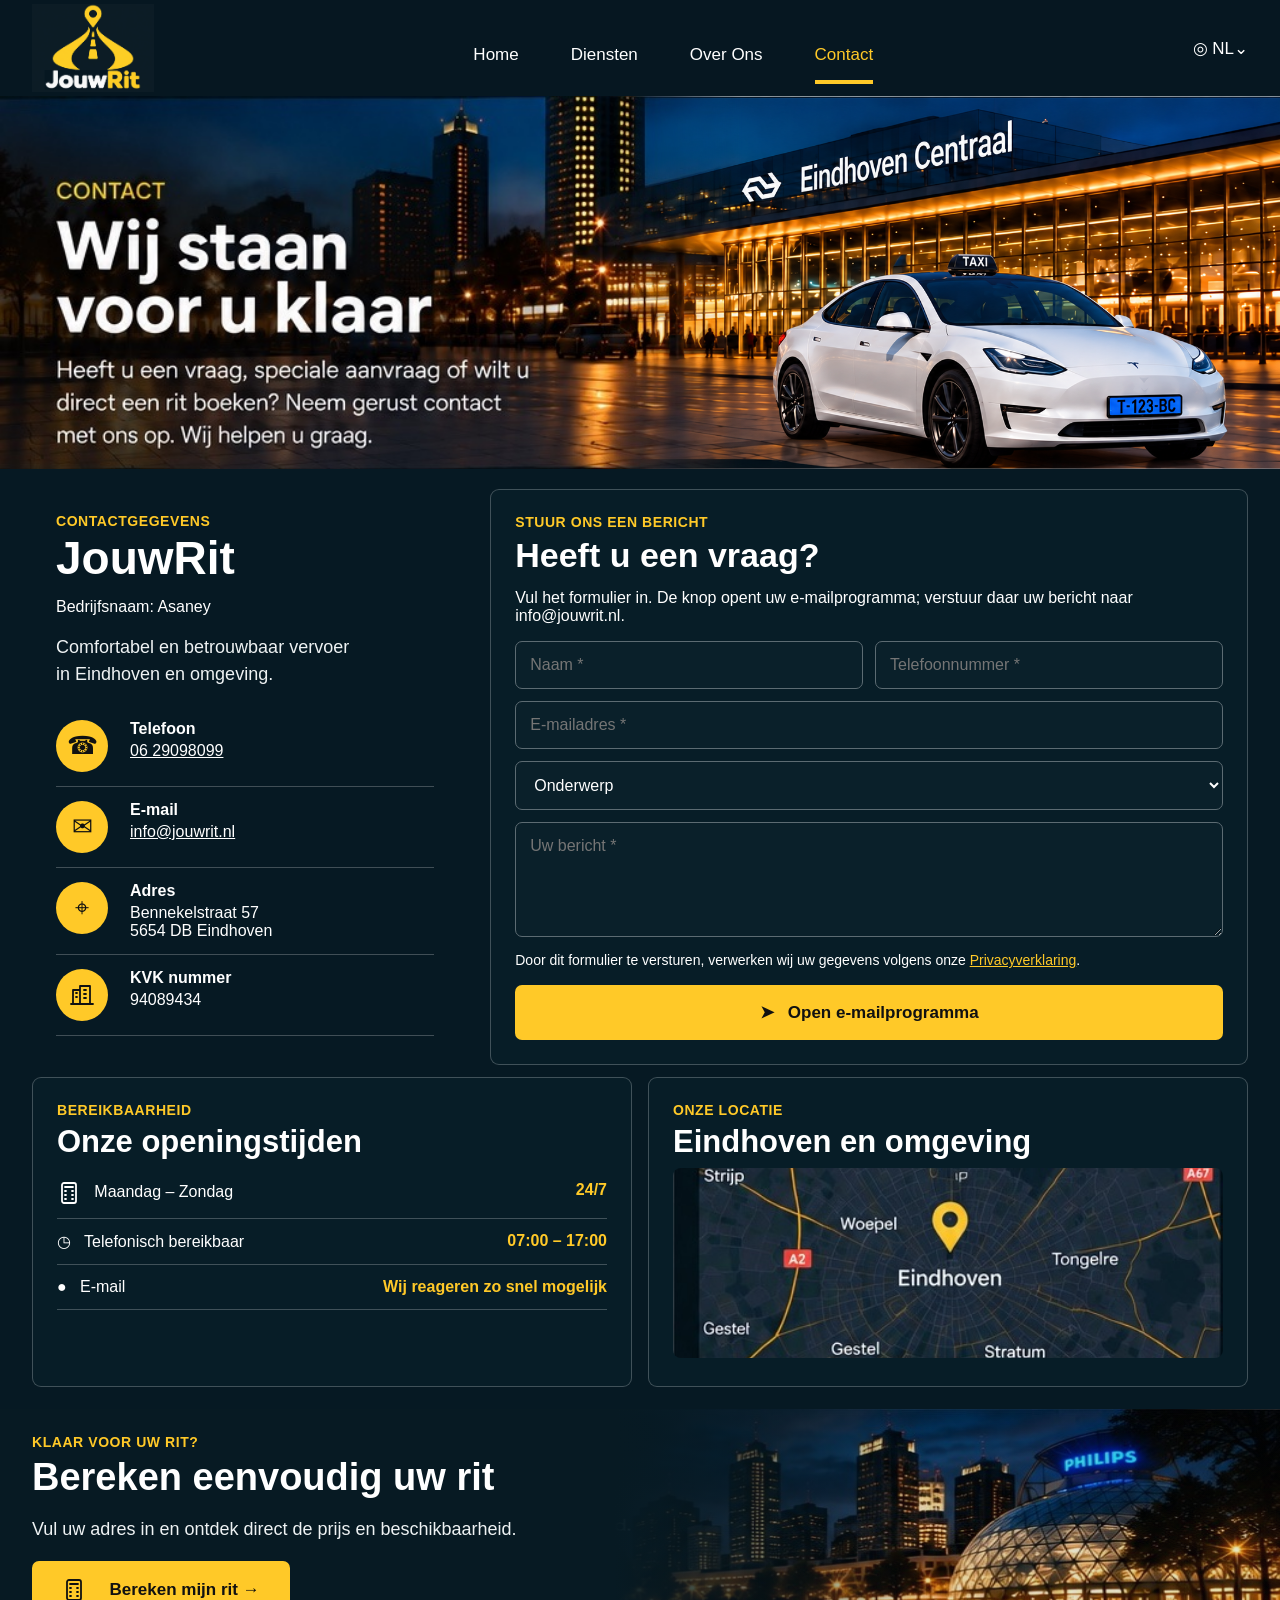
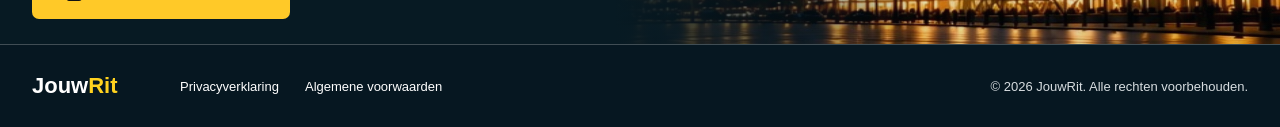
<file: contact.html>
<!doctype html><html lang="nl"><head><meta charset="utf-8"><meta name="viewport" content="width=device-width,initial-scale=1"><title>Contact | JouwRit</title><style>
:root{--bg:#061923;--bg2:#0a202b;--card:#0b202a;--yellow:#ffc928;--white:#fff;--muted:#d5dde1;--line:rgba(255,255,255,.23)}
*{box-sizing:border-box} html{scroll-behavior:smooth} body{margin:0;background:var(--bg);color:#fff;font-family:Arial,Helvetica,sans-serif}
a{color:inherit}.wrap{width:calc(100% - 64px);margin:auto}.top{height:96px;background:#061721;display:flex;align-items:center}
.top .wrap{display:flex;align-items:center}.logo{width:122px;font-weight:800;font-size:31px;color:#fff;text-decoration:none}.logo b{color:var(--yellow)}
nav{margin:auto;display:flex;gap:52px;align-items:center}nav a{text-decoration:none;font-size:17px;padding:33px 0 15px;border-bottom:4px solid transparent}
nav a.active{color:var(--yellow);border-color:var(--yellow)}.lang{font-size:17px;display:flex;gap:9px;align-items:center}
.hero-ref{height:284px;background-position:center;background-size:cover;background-repeat:no-repeat}
.section{padding:34px 0}.eyebrow{color:var(--yellow);font-weight:800;letter-spacing:.04em;font-size:14px;text-transform:uppercase}
h2{font-size:46px;line-height:1.05;margin:8px 0 10px}h3{font-size:24px;margin:8px 0 12px}.lead{font-size:18px;color:#eef2f3;line-height:1.5}
.btn{display:inline-flex;align-items:center;justify-content:center;gap:14px;background:var(--yellow);color:#111;font-weight:800;text-decoration:none;border:0;border-radius:7px;padding:17px 30px;font-size:17px;cursor:pointer}
footer{border-top:1px solid var(--line);padding:28px 0;background:#061721}.foot{display:flex;align-items:center;gap:26px}.foot .copy{margin-left:auto;font-size:13px;color:#d7dde0}.foot a{font-size:13px;color:#fff;text-decoration:none}
@media(max-width:760px){.wrap{width:min(100% - 30px,1180px)}.top{height:auto;padding:16px 0}.top .wrap{flex-wrap:wrap}.logo{font-size:24px;width:auto}.lang{margin-left:auto}nav{order:3;width:100%;justify-content:space-between;gap:10px;margin-top:10px}nav a{font-size:14px;padding:10px 0}.hero-ref{height:220px;background-size:cover;background-position:center}h2{font-size:34px}.foot{flex-wrap:wrap}.foot .copy{width:100%;margin-left:0}}

.contact-main{padding:20px 0 8px}.contact-grid{display:grid;grid-template-columns:.72fr 1.28fr;gap:32px}.contact-info,.formbox,.hours,.location{border:1px solid var(--line);border-radius:9px;padding:24px;background:#071d27}.contact-info{border:0;background:transparent}.contact-info h2{margin-top:5px}.contact-line{display:grid;grid-template-columns:58px 1fr;gap:16px;padding:14px 0;border-bottom:1px solid var(--line)}.contact-line .i{width:52px;height:52px;background:var(--yellow);color:#111;border-radius:50%;display:grid;place-items:center;font-size:25px}.contact-line strong{display:block;margin-bottom:4px}.formbox h2{font-size:34px}.fields{display:grid;grid-template-columns:1fr 1fr;gap:12px}input,select,textarea{width:100%;background:#0a202a;color:#fff;border:1px solid #5c6b72;border-radius:7px;padding:14px;font:inherit}textarea{height:115px;resize:vertical}.full{grid-column:1/-1}.privacy{font-size:14px;line-height:1.4}.privacy a{color:var(--yellow)}.formbox .btn{width:100%}
.lower{display:grid;grid-template-columns:1fr 1fr;gap:16px;margin-top:12px}.hours h2,.location h2{font-size:31px}.hour-row{display:grid;grid-template-columns:1fr auto;padding:13px 0;border-bottom:1px solid var(--line)}.hour-row strong{color:var(--yellow)}.map{width:100%;height:190px;object-fit:cover;border-radius:8px}
.contact-cta{margin-top:14px;min-height:235px;background:linear-gradient(90deg,#071a23 0%,#071a23 48%,rgba(7,26,35,.1) 72%),url('assets/contact-cta.jpg') right center/55% 100% no-repeat;display:flex;align-items:center}.contact-cta h2{font-size:38px}
.legal{display:flex;gap:28px;margin-top:16px;padding:12px 0;border-top:1px solid var(--line)}.legal a{font-size:14px;color:#fff}
@media(max-width:760px){.contact-grid,.lower,.fields{grid-template-columns:1fr}.full{grid-column:auto}.contact-cta{background-size:cover;position:relative}.contact-cta:before{content:"";position:absolute;inset:0;background:rgba(5,20,28,.75)}.contact-cta .wrap{position:relative}}

/* Original JouwRit artwork, framed to omit the image's outer blank space. */
.top .header-logo{position:relative;display:block;flex:0 0 122px;width:122px;height:88px;overflow:hidden;isolation:isolate;background:#061721}
.top .header-logo img{position:absolute;width:136px;height:136px;max-width:none;left:-7px;top:-21px;mix-blend-mode:screen}
/* Match Over Ons framing and reuse its corrected Tesla; retain this page's hero copy. */
.hero-ref{position:relative;height:auto;aspect-ratio:1024/298;background-size:100% 100%;background-position:center;overflow:hidden}
.hero-ref::after{content:"";position:absolute;inset:0;pointer-events:none;background:url('assets/over-ons-hero-corrected.png') center/100% auto no-repeat;-webkit-mask-image:linear-gradient(to right,transparent 48%,#000 58%);mask-image:linear-gradient(to right,transparent 48%,#000 58%)}
</style><link rel="stylesheet" href="brand-privacy.css">
</head><body>
<header class="top"><div class="wrap"><a class="logo header-logo" href="index.html"><img src="assets/jouwrit-brand.svg" alt="JouwRit" width="1254" height="1254"></a><nav><a href="index.html">Home</a><a href="diensten.html">Diensten</a><a href="over-ons.html">Over Ons</a><a class="active" href="contact.html">Contact</a></nav><div class="lang">◎ NL⌄</div></div></header>
<div class="hero-ref" style="background-image:url('assets/contact-hero.jpg')"></div>
<main><section class="contact-main"><div class="wrap"><div class="contact-grid">
<div class="contact-info"><div class="eyebrow">Contactgegevens</div><h2>JouwRit</h2><p>Bedrijfsnaam: Asaney</p><p class="lead">Comfortabel en betrouwbaar vervoer<br>in Eindhoven en omgeving.</p>
<div class="contact-line"><div class="i">☎</div><div><strong>Telefoon</strong><span><a href="tel:+31629098099">06 29098099</a></span></div></div>
<div class="contact-line"><div class="i">✉</div><div><strong>E-mail</strong><span><a href="mailto:info@jouwrit.nl">info@jouwrit.nl</a></span></div></div>
<div class="contact-line"><div class="i">⌖</div><div><strong>Adres</strong><span>Bennekelstraat 57<br>5654 DB Eindhoven</span></div></div>
<div class="contact-line"><div class="i"><svg width="24" height="24" viewBox="0 0 24 24" fill="none" stroke="currentColor" stroke-width="1.8" stroke-linecap="round" stroke-linejoin="round" aria-hidden="true" style="vertical-align:middle"><path d="M3 21V7h7v14M10 21V3h10v18M1 21h22M6 10h1m-1 4h1m7-7h2m-2 4h2m-2 4h2"/></svg></div><div><strong>KVK nummer</strong><span>94089434</span></div></div>
</div>
<form id="contactForm" class="formbox" action="mailto:info@jouwrit.nl" method="post" enctype="text/plain"><div class="eyebrow">Stuur ons een bericht</div><h2>Heeft u een vraag?</h2><p>Vul het formulier in. De knop opent uw e-mailprogramma; verstuur daar uw bericht naar info@jouwrit.nl.</p><div class="fields"><input name="Naam" placeholder="Naam *" required><input name="Telefoonnummer" placeholder="Telefoonnummer *" required><input class="full" type="email" name="Email" placeholder="E-mailadres *" required><select class="full" name="Onderwerp"><option>Onderwerp</option><option>Vraag over een rit</option><option>Zakelijk vervoer</option><option>Overig</option></select><textarea class="full" name="Bericht" placeholder="Uw bericht *" required></textarea></div><p class="privacy">Door dit formulier te versturen, verwerken wij uw gegevens volgens onze <a href="privacyverklaring.html">Privacyverklaring</a>.</p><button class="btn" type="submit">➤ &nbsp; Open e-mailprogramma</button></form>
</div>
<div class="lower"><section class="hours"><div class="eyebrow">Bereikbaarheid</div><h2>Onze openingstijden</h2><div class="hour-row"><span><svg width="24" height="24" viewBox="0 0 24 24" fill="none" stroke="currentColor" stroke-width="1.8" stroke-linecap="round" stroke-linejoin="round" aria-hidden="true" style="vertical-align:middle"><rect x="5" y="2" width="14" height="20" rx="2"/><path d="M8 6h8M8 10h1m6 0h1M8 14h1m6 0h1M8 18h1m6 0h1"/></svg> &nbsp; Maandag – Zondag</span><strong>24/7</strong></div><div class="hour-row"><span>◷ &nbsp; Telefonisch bereikbaar</span><strong>07:00 – 17:00</strong></div><div class="hour-row"><span>● &nbsp; E-mail</span><strong>Wij reageren zo snel mogelijk</strong></div></section><section class="location"><div class="eyebrow">Onze locatie</div><h2>Eindhoven en omgeving</h2><img class="map" src="assets/contact-map.jpg" alt="Eindhoven en omgeving"></section></div>
</div></section>
<section class="contact-cta"><div class="wrap"><div class="eyebrow">Klaar voor uw rit?</div><h2>Bereken eenvoudig uw rit</h2><p class="lead">Vul uw adres in en ontdek direct de prijs en beschikbaarheid.</p><a class="btn" href="booking.html"><svg width="24" height="24" viewBox="0 0 24 24" fill="none" stroke="currentColor" stroke-width="1.8" stroke-linecap="round" stroke-linejoin="round" aria-hidden="true" style="vertical-align:middle"><rect x="5" y="2" width="14" height="20" rx="2"/><path d="M8 6h8M8 10h1m6 0h1M8 14h1m6 0h1M8 18h1m6 0h1"/></svg> &nbsp; Bereken mijn rit →</a></div></section>
</main><footer id="privacy"><div class="wrap foot"><div class="logo" style="font-size:22px">Jouw<b>Rit</b></div><a href="privacyverklaring.html">Privacyverklaring</a><a href="#voorwaarden">Algemene voorwaarden</a><span class="copy">© 2026 JouwRit. Alle rechten voorbehouden.</span></div></footer>
<script>
document.getElementById('contactForm').addEventListener('submit',function(event){
 event.preventDefault();
 const data=new FormData(this),selected=String(data.get('Onderwerp')||'');
 const subject=selected==='Onderwerp'?'Vraag aan JouwRit':selected;
 const body=['Naam: '+data.get('Naam'),'Telefoonnummer: '+data.get('Telefoonnummer'),'E-mail: '+data.get('Email'),'','Bericht:',String(data.get('Bericht')||'')].join('\r\n');
 location.href='mailto:info@jouwrit.nl?subject='+encodeURIComponent(subject)+'&body='+encodeURIComponent(body);
});
</script></body></html>
</file>
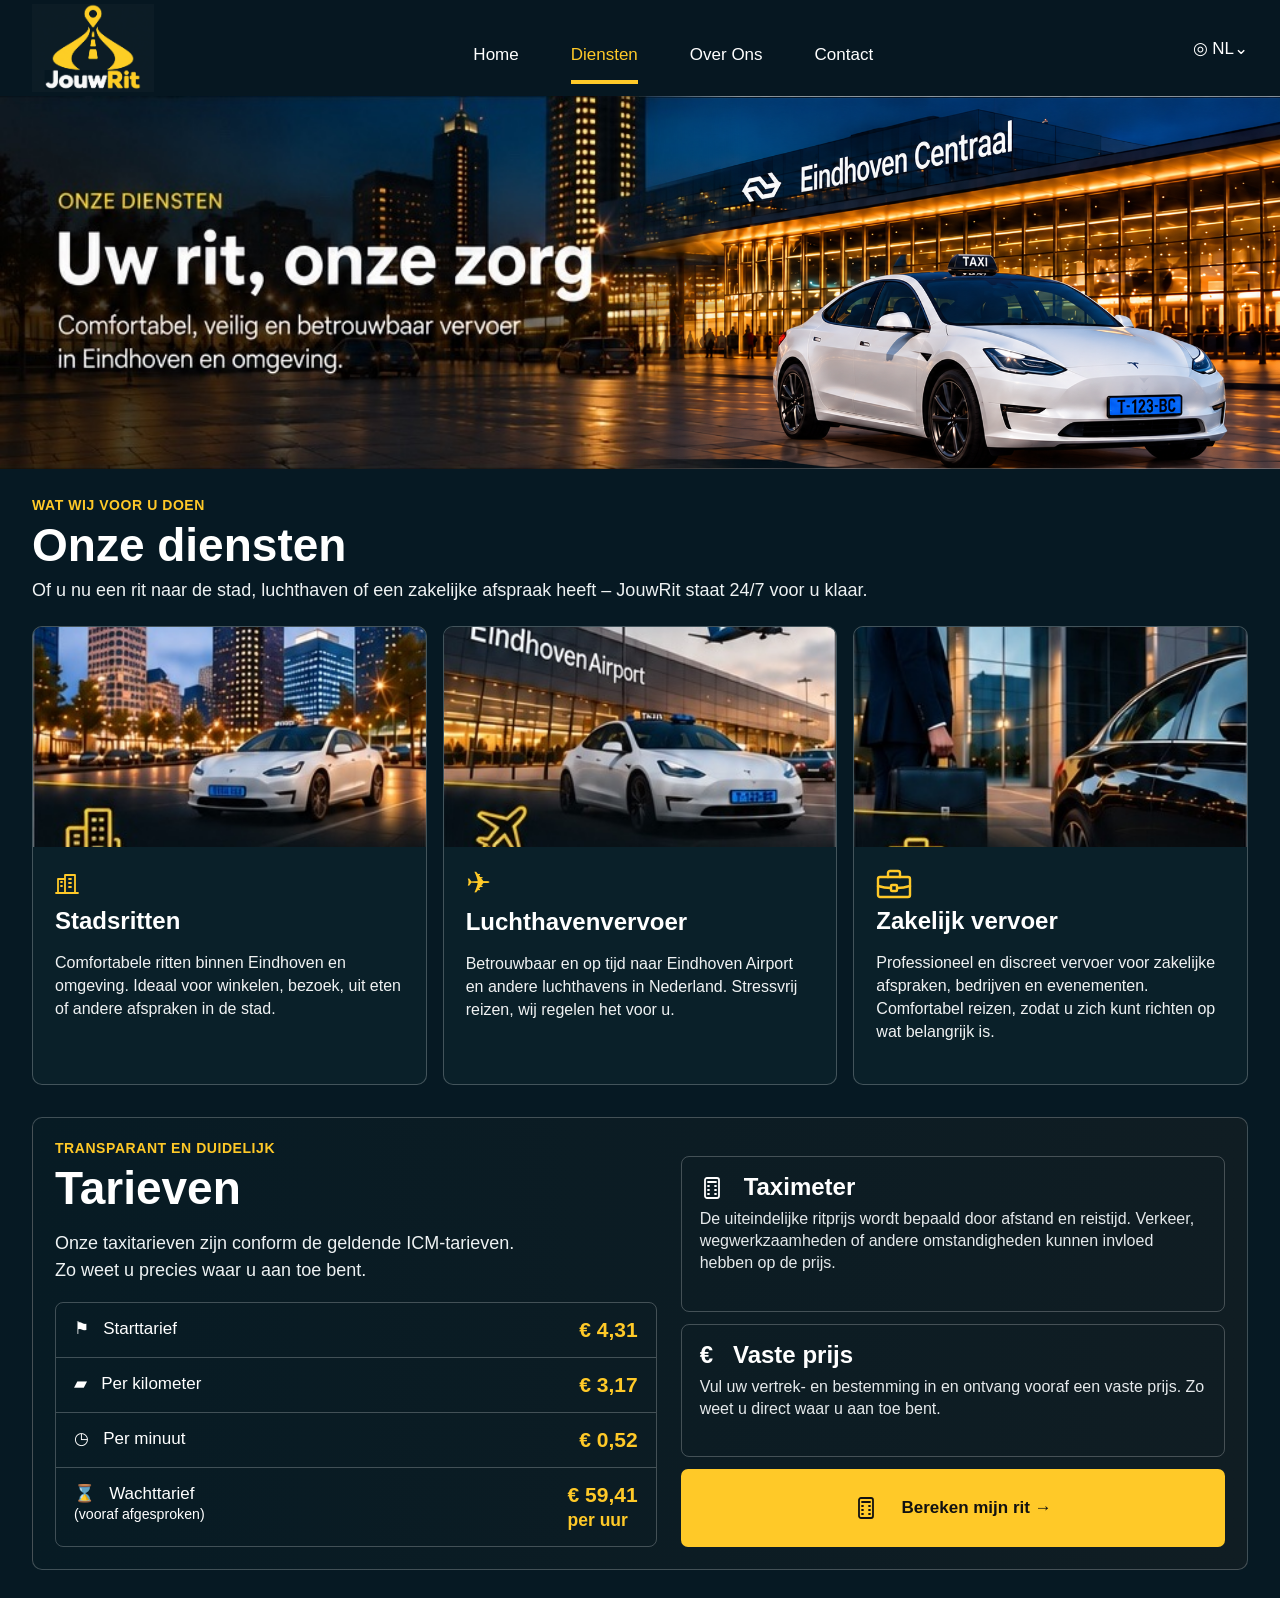
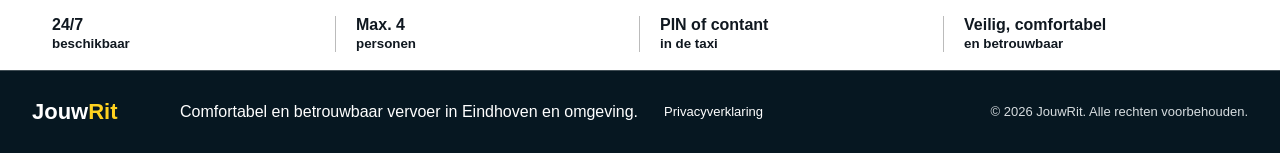
<file: diensten.html>
<!doctype html><html lang="nl"><head><meta charset="utf-8"><meta name="viewport" content="width=device-width,initial-scale=1"><title>Diensten | JouwRit</title><style>
:root{--bg:#061923;--bg2:#0a202b;--card:#0b202a;--yellow:#ffc928;--white:#fff;--muted:#d5dde1;--line:rgba(255,255,255,.23)}
*{box-sizing:border-box} html{scroll-behavior:smooth} body{margin:0;background:var(--bg);color:#fff;font-family:Arial,Helvetica,sans-serif}
a{color:inherit}.wrap{width:calc(100% - 64px);margin:auto}.top{height:96px;background:#061721;display:flex;align-items:center}
.top .wrap{display:flex;align-items:center}.logo{width:122px;font-weight:800;font-size:31px;color:#fff;text-decoration:none}.logo b{color:var(--yellow)}
nav{margin:auto;display:flex;gap:52px;align-items:center}nav a{text-decoration:none;font-size:17px;padding:33px 0 15px;border-bottom:4px solid transparent}
nav a.active{color:var(--yellow);border-color:var(--yellow)}.lang{font-size:17px;display:flex;gap:9px;align-items:center}
.hero-ref{height:284px;background-position:center;background-size:cover;background-repeat:no-repeat}
.section{padding:34px 0}.eyebrow{color:var(--yellow);font-weight:800;letter-spacing:.04em;font-size:14px;text-transform:uppercase}
h2{font-size:46px;line-height:1.05;margin:8px 0 10px}h3{font-size:24px;margin:8px 0 12px}.lead{font-size:18px;color:#eef2f3;line-height:1.5}
.btn{display:inline-flex;align-items:center;justify-content:center;gap:14px;background:var(--yellow);color:#111;font-weight:800;text-decoration:none;border:0;border-radius:7px;padding:17px 30px;font-size:17px;cursor:pointer}
footer{border-top:1px solid var(--line);padding:28px 0;background:#061721}.foot{display:flex;align-items:center;gap:26px}.foot .copy{margin-left:auto;font-size:13px;color:#d7dde0}.foot a{font-size:13px;color:#fff;text-decoration:none}
@media(max-width:760px){.wrap{width:min(100% - 30px,1180px)}.top{height:auto;padding:16px 0}.top .wrap{flex-wrap:wrap}.logo{font-size:24px;width:auto}.lang{margin-left:auto}nav{order:3;width:100%;justify-content:space-between;gap:10px;margin-top:10px}nav a{font-size:14px;padding:10px 0}.hero-ref{height:220px;background-size:cover;background-position:center}h2{font-size:34px}.foot{flex-wrap:wrap}.foot .copy{width:100%;margin-left:0}}

.services{padding:28px 0 14px}.services h2{margin-bottom:8px}.cards{display:grid;grid-template-columns:repeat(3,1fr);gap:16px;margin-top:22px}
.card{border:1px solid var(--line);border-radius:10px;overflow:hidden;background:#0a2029}.card img{width:100%;height:220px;object-fit:cover;display:block}.card-body{padding:18px 22px 24px}.ico{color:var(--yellow);font-size:30px}
.card p{color:#f0f2f3;line-height:1.45;font-size:16px}.rates{margin:18px auto 28px;border:1px solid var(--line);border-radius:10px;padding:22px;background:linear-gradient(90deg,#071b24,#101d23)}
.rate-grid{display:grid;grid-template-columns:1.05fr .95fr;gap:24px}.rate-table{border:1px solid var(--line);border-radius:8px;overflow:hidden;margin-top:12px}
.rate-row{display:grid;grid-template-columns:1fr auto;padding:15px 18px;border-bottom:1px solid var(--line);font-size:17px}.rate-row:last-child{border-bottom:0}.rate-row strong{color:var(--yellow);font-size:21px}
.explain{display:grid;gap:12px}.explain-box{border:1px solid var(--line);border-radius:8px;padding:16px 18px}.explain-box h3{margin:0 0 7px}.explain-box p{margin:0;color:#e5e9eb;line-height:1.4}
.feature{background:#fff;color:#101820;padding:18px 0}.feature .wrap{display:grid;grid-template-columns:repeat(4,1fr)}.feat{padding:0 20px;border-right:1px solid #bbb;font-weight:700}.feat:last-child{border-right:0}
@media(max-width:760px){.cards,.rate-grid,.feature .wrap{grid-template-columns:1fr}.feat{border-right:0;border-bottom:1px solid #ddd;padding:12px 0}.card img{height:190px}}

/* Original JouwRit artwork, framed to omit the image's outer blank space. */
.top .header-logo{position:relative;display:block;flex:0 0 122px;width:122px;height:88px;overflow:hidden;isolation:isolate;background:#061721}
.top .header-logo img{position:absolute;width:136px;height:136px;max-width:none;left:-7px;top:-21px;mix-blend-mode:screen}
/* Match Over Ons framing and reuse its corrected Tesla; retain this page's hero copy. */
.hero-ref{position:relative;height:auto;aspect-ratio:1024/298;background-size:100% 100%;background-position:center;overflow:hidden}
.hero-ref::after{content:"";position:absolute;inset:0;pointer-events:none;background:url('assets/over-ons-hero-corrected.png') center/100% auto no-repeat;-webkit-mask-image:linear-gradient(to right,transparent 48%,#000 58%);mask-image:linear-gradient(to right,transparent 48%,#000 58%)}
</style><link rel="stylesheet" href="brand-privacy.css">
</head><body>
<header class="top"><div class="wrap"><a class="logo header-logo" href="index.html"><img src="assets/jouwrit-brand.svg" alt="JouwRit" width="1254" height="1254"></a><nav><a href="index.html">Home</a><a class="active" href="diensten.html">Diensten</a><a href="over-ons.html">Over Ons</a><a href="contact.html">Contact</a></nav><div class="lang">◎ NL⌄</div></div></header>
<div class="hero-ref" style="background-image:url('assets/diensten-hero.jpg')"></div>
<main>
<section class="services"><div class="wrap"><div class="eyebrow">Wat wij voor u doen</div><h2>Onze diensten</h2><div class="lead">Of u nu een rit naar de stad, luchthaven of een zakelijke afspraak heeft – JouwRit staat 24/7 voor u klaar.</div>
<div class="cards">
<article class="card"><img style="object-position:center bottom" src="assets/stadsritten.jpg" alt=""><div class="card-body"><div class="ico"><svg width="24" height="24" viewBox="0 0 24 24" fill="none" stroke="currentColor" stroke-width="1.8" stroke-linecap="round" stroke-linejoin="round" aria-hidden="true" style="vertical-align:middle"><path d="M3 21V7h7v14M10 21V3h10v18M1 21h22M6 10h1m-1 4h1m7-7h2m-2 4h2m-2 4h2"/></svg></div><h3>Stadsritten</h3><p>Comfortabele ritten binnen Eindhoven en omgeving. Ideaal voor winkelen, bezoek, uit eten of andere afspraken in de stad.</p></div></article>
<article class="card"><img style="object-position:center bottom" src="assets/luchthaven.jpg" alt=""><div class="card-body"><div class="ico">✈</div><h3>Luchthavenvervoer</h3><p>Betrouwbaar en op tijd naar Eindhoven Airport en andere luchthavens in Nederland. Stressvrij reizen, wij regelen het voor u.</p></div></article>
<article class="card"><img src="assets/zakelijk.jpg" alt=""><div class="card-body"><div class="ico"><svg width="36" height="30" viewBox="0 0 36 30" fill="none" stroke="currentColor" stroke-width="2.4" stroke-linecap="round" stroke-linejoin="round" aria-hidden="true" focusable="false" style="vertical-align:middle"><rect x="2" y="8" width="32" height="20" rx="2"/><path d="M12 8V4a2 2 0 0 1 2-2h8a2 2 0 0 1 2 2v4M2 17a46 46 0 0 0 13 2m6 0a46 46 0 0 0 13-2"/><rect x="15" y="16" width="6" height="6" rx="1"/></svg></div><h3>Zakelijk vervoer</h3><p>Professioneel en discreet vervoer voor zakelijke afspraken, bedrijven en evenementen. Comfortabel reizen, zodat u zich kunt richten op wat belangrijk is.</p></div></article>
</div></div></section>
<section class="wrap rates"><div class="eyebrow">Transparant en duidelijk</div><div class="rate-grid"><div><h2>Tarieven</h2><p class="lead">Onze taxitarieven zijn conform de geldende ICM-tarieven.<br>Zo weet u precies waar u aan toe bent.</p><div class="rate-table">
<div class="rate-row"><span>⚑ &nbsp; Starttarief</span><strong>€ 4,31</strong></div><div class="rate-row"><span>▰ &nbsp; Per kilometer</span><strong>€ 3,17</strong></div><div class="rate-row"><span>◷ &nbsp; Per minuut</span><strong>€ 0,52</strong></div><div class="rate-row"><span>⌛ &nbsp; Wachttarief<br><small>(vooraf afgesproken)</small></span><strong>€ 59,41<br><small>per uur</small></strong></div>
</div></div><div class="explain"><div class="explain-box"><h3><svg width="24" height="24" viewBox="0 0 24 24" fill="none" stroke="currentColor" stroke-width="1.8" stroke-linecap="round" stroke-linejoin="round" aria-hidden="true" style="vertical-align:middle"><rect x="5" y="2" width="14" height="20" rx="2"/><path d="M8 6h8M8 10h1m6 0h1M8 14h1m6 0h1M8 18h1m6 0h1"/></svg> &nbsp; Taximeter</h3><p>De uiteindelijke ritprijs wordt bepaald door afstand en reistijd. Verkeer, wegwerkzaamheden of andere omstandigheden kunnen invloed hebben op de prijs.</p></div><div class="explain-box"><h3>€ &nbsp; Vaste prijs</h3><p>Vul uw vertrek- en bestemming in en ontvang vooraf een vaste prijs. Zo weet u direct waar u aan toe bent.</p></div><a class="btn" href="booking.html"><svg width="24" height="24" viewBox="0 0 24 24" fill="none" stroke="currentColor" stroke-width="1.8" stroke-linecap="round" stroke-linejoin="round" aria-hidden="true" style="vertical-align:middle"><rect x="5" y="2" width="14" height="20" rx="2"/><path d="M8 6h8M8 10h1m6 0h1M8 14h1m6 0h1M8 18h1m6 0h1"/></svg> &nbsp; Bereken mijn rit →</a></div></div></section>
<section class="feature"><div class="wrap"><div class="feat">24/7<br><small>beschikbaar</small></div><div class="feat">Max. 4<br><small>personen</small></div><div class="feat">PIN of contant<br><small>in de taxi</small></div><div class="feat">Veilig, comfortabel<br><small>en betrouwbaar</small></div></div></section>
</main><footer><div class="wrap foot"><div class="logo" style="font-size:22px">Jouw<b>Rit</b></div><span>Comfortabel en betrouwbaar vervoer in Eindhoven en omgeving.</span><a class="privacy-link" href="privacyverklaring.html">Privacyverklaring</a><span class="copy">© 2026 JouwRit. Alle rechten voorbehouden.</span></div></footer>
</body></html>
</file>
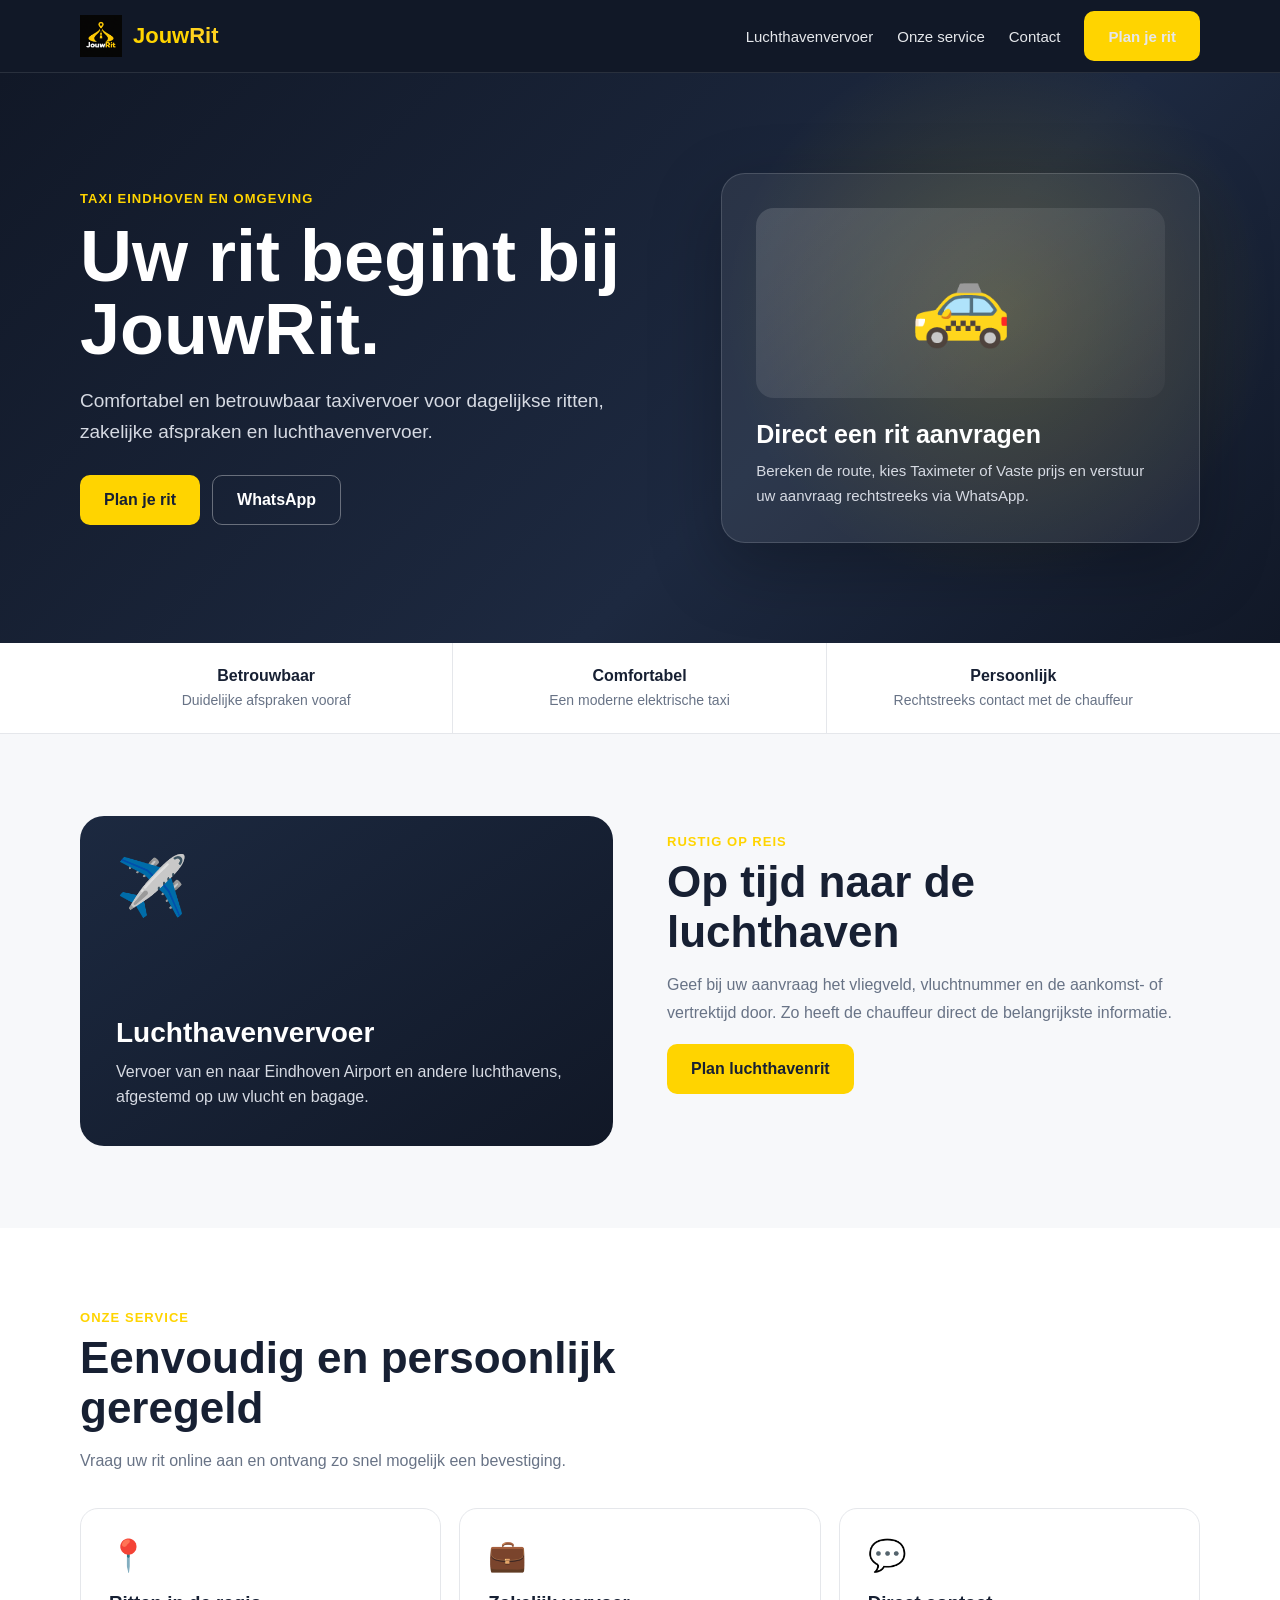
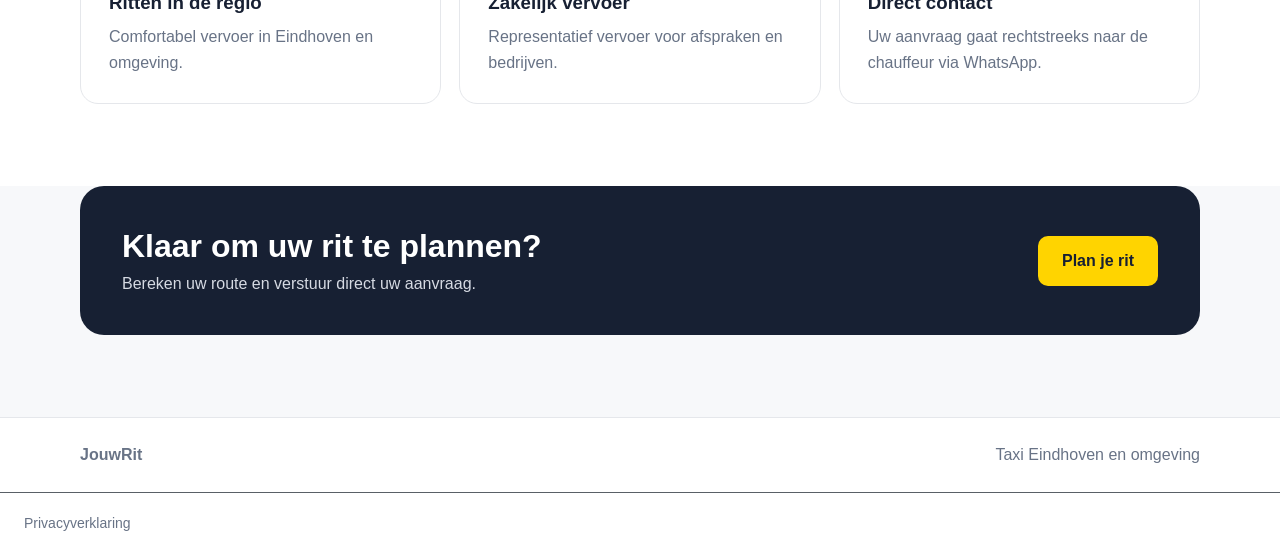
<file: home.html>
<!doctype html>
<html lang="nl">
<head>
  <meta charset="utf-8">
  <meta name="viewport" content="width=device-width,initial-scale=1">
  <meta name="description" content="JouwRit: betrouwbaar taxivervoer in Eindhoven en omgeving.">
  <title>JouwRit | Taxi Eindhoven</title>

  <style>
    *{box-sizing:border-box}
    html{scroll-behavior:smooth}
    body{
      margin:0;
      font-family:Arial,sans-serif;
      color:#172033;
      background:#f7f8fa
    }
    a{text-decoration:none;color:inherit}
    .container{width:min(1120px,calc(100% - 32px));margin:auto}

    header{
      background:#111827;
      color:white;
      position:sticky;
      top:0;
      z-index:10;
      border-bottom:1px solid rgba(255,255,255,.1)
    }
    nav{
      min-height:72px;
      display:flex;
      align-items:center;
      justify-content:space-between;
      gap:24px
    }
    .brand{
      display:flex;
      align-items:center;
      gap:11px;
      font-size:22px;
      font-weight:800
    }
    .logo{
      width:44px;
      height:44px;
      display:grid;
      place-items:center;
      border:3px solid #ffd400;
      border-radius:50%;
      color:#ffd400;
      font-size:15px
    }
    .brand span{color:#ffd400}
    .navlinks{display:flex;align-items:center;gap:24px}
    .navlinks a{font-size:15px;color:#e5e7eb}
    .navlinks a:hover{color:#ffd400}

    .button{
      display:inline-flex;
      justify-content:center;
      align-items:center;
      min-height:50px;
      padding:0 24px;
      border-radius:10px;
      background:#ffd400;
      color:#172033;
      font-weight:800
    }
    .button.secondary{
      background:transparent;
      color:white;
      border:1px solid rgba(255,255,255,.35)
    }

    .hero{
      min-height:570px;
      display:flex;
      align-items:center;
      color:white;
      background:
        radial-gradient(circle at 78% 42%,rgba(255,212,0,.16),transparent 26%),
        linear-gradient(135deg,#111827,#1d2940 62%,#111827)
    }
    .hero-grid{
      display:grid;
      grid-template-columns:1.1fr .9fr;
      align-items:center;
      gap:56px
    }
    .eyebrow{
      color:#ffd400;
      font-weight:800;
      letter-spacing:.08em;
      text-transform:uppercase;
      font-size:13px
    }
    h1{
      margin:14px 0 18px;
      max-width:700px;
      font-size:clamp(42px,6vw,72px);
      line-height:1.02
    }
    .hero p{
      max-width:610px;
      margin:0 0 28px;
      color:#d6dae3;
      font-size:19px;
      line-height:1.65
    }
    .hero-buttons{display:flex;flex-wrap:wrap;gap:12px}

    .hero-card{
      padding:34px;
      border:1px solid rgba(255,255,255,.15);
      border-radius:24px;
      background:rgba(255,255,255,.07);
      box-shadow:0 24px 70px rgba(0,0,0,.25)
    }
    .hero-card .car{
      display:grid;
      place-items:center;
      height:190px;
      margin-bottom:22px;
      border-radius:18px;
      color:#ffd400;
      background:linear-gradient(145deg,rgba(255,255,255,.14),rgba(255,255,255,.03));
      font-size:82px
    }
    .hero-card h2{margin:0 0 10px;font-size:25px}
    .hero-card p{margin:0;font-size:15px}

    .trust{
      background:white;
      border-bottom:1px solid #e5e7eb
    }
    .trust-grid{
      display:grid;
      grid-template-columns:repeat(3,1fr);
      text-align:center
    }
    .trust-item{padding:24px;border-right:1px solid #e5e7eb}
    .trust-item:last-child{border-right:0}
    .trust-item strong{display:block;margin-bottom:6px}
    .trust-item span{color:#687386;font-size:14px}

    section{padding:82px 0}
    .section-heading{max-width:650px;margin-bottom:34px}
    .section-heading h2{margin:8px 0 14px;font-size:clamp(30px,4vw,44px)}
    .section-heading p{margin:0;color:#687386;line-height:1.7}

    .airport-grid{
      display:grid;
      grid-template-columns:1fr 1fr;
      align-items:center;
      gap:54px
    }
    .airport-box{
      min-height:330px;
      padding:36px;
      display:flex;
      flex-direction:column;
      justify-content:flex-end;
      border-radius:24px;
      color:white;
      background:linear-gradient(145deg,#1c2940,#111827)
    }
    .airport-box .icon{font-size:58px;margin-bottom:auto}
    .airport-box h3{margin:0 0 10px;font-size:28px}
    .airport-box p{margin:0;color:#d6dae3;line-height:1.6}

    .services{background:white}
    .service-grid{
      display:grid;
      grid-template-columns:repeat(3,1fr);
      gap:18px
    }
    .service-card{
      padding:28px;
      border:1px solid #e5e7eb;
      border-radius:18px;
      background:#fff
    }
    .service-card .icon{font-size:31px}
    .service-card h3{margin:18px 0 10px}
    .service-card p{margin:0;color:#687386;line-height:1.6}

    .cta{padding-top:0}
    .cta-box{
      display:flex;
      align-items:center;
      justify-content:space-between;
      gap:28px;
      padding:42px;
      border-radius:24px;
      color:white;
      background:#172033
    }
    .cta-box h2{margin:0 0 10px;font-size:32px}
    .cta-box p{margin:0;color:#d6dae3}

    footer{
      padding:28px 0;
      color:#687386;
      background:white;
      border-top:1px solid #e5e7eb
    }
    .footer-grid{
      display:flex;
      justify-content:space-between;
      gap:20px
    }

    @media(max-width:800px){
      .navlinks a:not(.button){display:none}
      .hero{padding:70px 0}
      .hero-grid,.airport-grid{grid-template-columns:1fr}
      .hero-card{display:none}
      .trust-grid,.service-grid{grid-template-columns:1fr}
      .trust-item{border-right:0;border-bottom:1px solid #e5e7eb}
      .cta-box,.footer-grid{align-items:flex-start;flex-direction:column}
    }
  </style>
<link rel="stylesheet" href="brand-privacy.css">
</head>

<body>
  <header>
    <nav class="container">
      <a class="brand" href="home.html">
        <img src="assets/jouwrit-brand.svg" alt="" width="42" height="42">
        <span class="footer-brand">Jouw<span>Rit</span></span>
      </a>

      <div class="navlinks">
        <a href="#luchthaven">Luchthavenvervoer</a>
        <a href="#service">Onze service</a>
        <a href="https://wa.me/31629098099">Contact</a>
        <a class="button" href="index.html">Plan je rit</a>
      </div>
    </nav>
  </header>

  <main>
    <section class="hero">
      <div class="container hero-grid">
        <div>
          <div class="eyebrow">Taxi Eindhoven en omgeving</div>
          <h1>Uw rit begint bij JouwRit.</h1>
          <p>
            Comfortabel en betrouwbaar taxivervoer voor dagelijkse ritten,
            zakelijke afspraken en luchthavenvervoer.
          </p>

          <div class="hero-buttons">
            <a class="button" href="index.html">Plan je rit</a>
            <a class="button secondary" href="https://wa.me/31629098099">
              WhatsApp
            </a>
          </div>
        </div>

        <div class="hero-card">
          <div class="car">🚕</div>
          <h2>Direct een rit aanvragen</h2>
          <p>
            Bereken de route, kies Taximeter of Vaste prijs en verstuur uw
            aanvraag rechtstreeks via WhatsApp.
          </p>
        </div>
      </div>
    </section>

    <div class="trust">
      <div class="container trust-grid">
        <div class="trust-item">
          <strong>Betrouwbaar</strong>
          <span>Duidelijke afspraken vooraf</span>
        </div>
        <div class="trust-item">
          <strong>Comfortabel</strong>
          <span>Een moderne elektrische taxi</span>
        </div>
        <div class="trust-item">
          <strong>Persoonlijk</strong>
          <span>Rechtstreeks contact met de chauffeur</span>
        </div>
      </div>
    </div>

    <section id="luchthaven">
      <div class="container airport-grid">
        <div class="airport-box">
          <div class="icon">✈️</div>
          <h3>Luchthavenvervoer</h3>
          <p>
            Vervoer van en naar Eindhoven Airport en andere luchthavens,
            afgestemd op uw vlucht en bagage.
          </p>
        </div>

        <div class="section-heading">
          <div class="eyebrow">Rustig op reis</div>
          <h2>Op tijd naar de luchthaven</h2>
          <p>
            Geef bij uw aanvraag het vliegveld, vluchtnummer en de aankomst-
            of vertrektijd door. Zo heeft de chauffeur direct de belangrijkste
            informatie.
          </p>
          <br>
          <a class="button" href="index.html">Plan luchthavenrit</a>
        </div>
      </div>
    </section>

    <section id="service" class="services">
      <div class="container">
        <div class="section-heading">
          <div class="eyebrow">Onze service</div>
          <h2>Eenvoudig en persoonlijk geregeld</h2>
          <p>
            Vraag uw rit online aan en ontvang zo snel mogelijk een bevestiging.
          </p>
        </div>

        <div class="service-grid">
          <article class="service-card">
            <div class="icon">📍</div>
            <h3>Ritten in de regio</h3>
            <p>Comfortabel vervoer in Eindhoven en omgeving.</p>
          </article>

          <article class="service-card">
            <div class="icon">💼</div>
            <h3>Zakelijk vervoer</h3>
            <p>Representatief vervoer voor afspraken en bedrijven.</p>
          </article>

          <article class="service-card">
            <div class="icon">💬</div>
            <h3>Direct contact</h3>
            <p>Uw aanvraag gaat rechtstreeks naar de chauffeur via WhatsApp.</p>
          </article>
        </div>
      </div>
    </section>

    <section class="cta">
      <div class="container">
        <div class="cta-box">
          <div>
            <h2>Klaar om uw rit te plannen?</h2>
            <p>Bereken uw route en verstuur direct uw aanvraag.</p>
          </div>
          <a class="button" href="index.html">Plan je rit</a>
        </div>
      </div>
    </section>
  </main>

  <footer>
    <div class="container footer-grid">
      <strong>JouwRit</strong>
      <span>Taxi Eindhoven en omgeving</span>
    </div>
  </footer>
<footer class="privacy-footer"><a href="privacyverklaring.html">Privacyverklaring</a></footer></body>
</html>
</file>
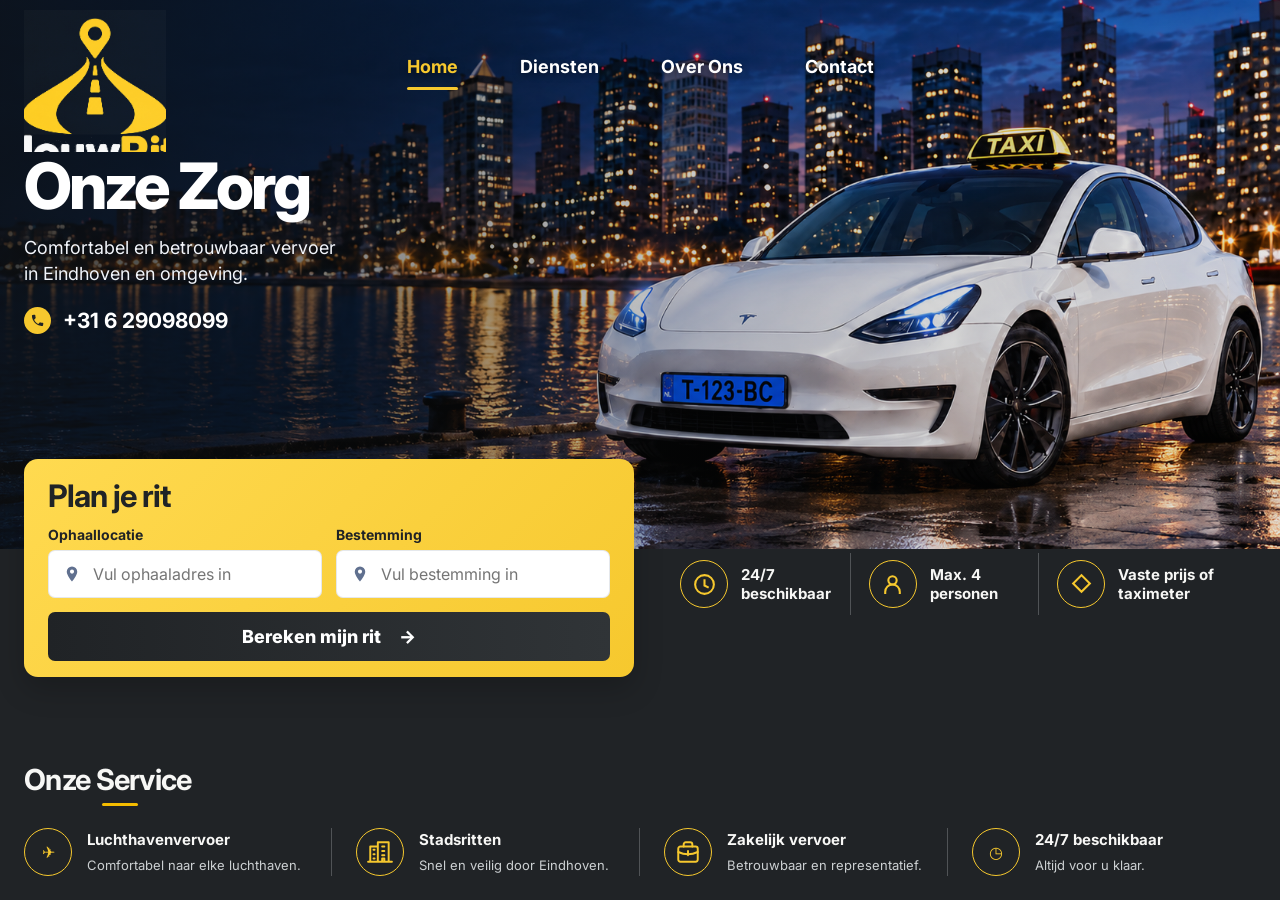
<file: index-fixed.html>
<!doctype html>
<html lang="nl">
<head>
  <meta charset="utf-8">
  <meta name="viewport" content="width=device-width,initial-scale=1">
  <meta name="description" content="JouwRit — comfortabel en betrouwbaar taxivervoer in Eindhoven en omgeving.">
  <title>JouwRit | Taxi Eindhoven</title>
  <link rel="preconnect" href="https://fonts.googleapis.com">
  <link rel="preconnect" href="https://fonts.gstatic.com" crossorigin>
  <link href="https://fonts.googleapis.com/css2?family=Inter:wght@400;500;600;700;800&display=swap" rel="stylesheet">
  <link rel="icon" type="image/png" href="assets/jouwrit-road-pin.png">
  <style>
    :root{--navy:#071c40;--navy2:#102b5f;--yellow:#ffd21f;--yellow2:#ffdf58;--ink:#0a1d43;--muted:#50658a;--line:#d8deea;--white:#fff}
    *{box-sizing:border-box}
    html{scroll-behavior:smooth}
    body{margin:0;background:#f8fafc;color:var(--ink);font-family:Inter,Arial,sans-serif}
    button,input{font:inherit}
    .hero{height:61vh;min-height:480px;position:relative;color:#fff;background:linear-gradient(90deg,rgba(2,18,46,.56) 0%,rgba(2,18,46,.15) 45%,rgba(2,18,46,0) 70%),url('assets/jouwrit-hero.png') center/cover no-repeat}
    .hero-inner{width:min(1320px,calc(100% - 48px));height:100%;margin:auto;position:relative}
    .topbar{height:158px;display:flex;align-items:flex-start;justify-content:space-between}
    .brand{width:142px;height:142px;overflow:hidden;border-radius:50%;margin-top:10px;box-shadow:0 8px 28px rgba(0,0,0,.24)}
    .brand img{width:100%;height:100%;object-fit:cover;transform:scale(1.1)}
    nav{display:flex;gap:62px;margin:56px 31% 0 0;font-weight:700;font-size:18px}
    nav a{color:#fff;text-decoration:none;padding:0 0 13px;position:relative;text-shadow:0 2px 7px rgba(0,0,0,.5)}
    nav a.active{color:var(--yellow)}
    nav a.active:after{content:"";position:absolute;left:0;right:0;bottom:0;height:3px;background:var(--yellow);border-radius:4px}
    .hero-copy{width:520px;margin-top:-3px}
    h1{font-size:64px;line-height:.98;letter-spacing:-3px;margin:0 0 17px;font-weight:800}
    h1 span{color:var(--yellow)}
    .tagline{font-size:18px;line-height:1.45;margin:0 0 20px;color:#f2f5fb}
    .phone{display:inline-flex;align-items:center;gap:12px;color:#fff;text-decoration:none;font-size:21px;font-weight:700}
    .phone svg{width:27px;height:27px;background:#fff;color:var(--navy);padding:6px;border-radius:50%}
    .content{position:relative;background:#fff;min-height:330px}
    .content-inner{width:min(1340px,calc(100% - 48px));margin:auto;position:relative;min-height:330px}
    .booking-layout{position:absolute;left:0;right:0;top:-90px;display:grid;grid-template-columns:610px 1fr;gap:28px;align-items:start}
    .planner{background:linear-gradient(135deg,var(--yellow2),var(--yellow));border-radius:14px;padding:18px 24px 16px;box-shadow:0 10px 26px rgba(24,37,65,.16)}
    .planner h2{font-size:31px;margin:0 0 12px;letter-spacing:-1px}
    .fields{display:grid;grid-template-columns:1fr 1fr;gap:14px}
    label{display:block;font-weight:700;font-size:14px;margin-bottom:7px}
    .field-wrap{position:relative}
    .field-icon{position:absolute;left:15px;top:50%;transform:translateY(-50%);color:#60708f;width:18px;height:18px;z-index:2}
    input{width:100%;height:48px;border:0;border-radius:7px;padding:0 13px 0 45px;color:var(--ink);background:#fff;outline:none;box-shadow:inset 0 0 0 1px rgba(9,29,67,.1)}
    input:focus{box-shadow:0 0 0 3px rgba(9,29,67,.2)}
    .suggestions{display:none;position:absolute;z-index:10;top:54px;left:0;right:0;background:#fff;border-radius:8px;box-shadow:0 10px 28px rgba(7,28,64,.18);overflow:hidden;max-height:210px;overflow-y:auto}
    .suggestions.open{display:block}
    .suggestion{padding:11px 13px;border-bottom:1px solid #eef1f6;cursor:pointer;font-size:13px;line-height:1.3}
    .suggestion:hover,.suggestion:focus{background:#fff8cf}
    .calculate{width:100%;height:49px;border:0;border-radius:7px;margin-top:14px;background:linear-gradient(90deg,var(--navy),var(--navy2));color:#fff;font-weight:800;font-size:18px;cursor:pointer;display:flex;align-items:center;justify-content:center;gap:18px}
    .calculate:hover{filter:brightness(1.12)}
    .calculate:disabled{opacity:.65;cursor:wait}
    .right-panel{padding-top:94px}
    .trust{display:grid;grid-template-columns:1fr 1fr 1.15fr;align-items:center}
    .trust-item{min-height:62px;display:flex;align-items:center;gap:13px;padding:0 18px;border-right:1px solid var(--line);font-weight:700;font-size:15px}
    .trust-item:last-child{border-right:0}
    .icon-bubble{width:48px;height:48px;flex:0 0 48px;border-radius:50%;display:grid;place-items:center;background:#fff7cf;color:var(--navy)}
    .icon-bubble svg{width:25px;height:25px}
    .result{margin:10px 0 0;border:2px solid var(--navy2);border-radius:12px;padding:12px 16px;background:#fff;box-shadow:0 8px 20px rgba(19,38,76,.09);display:grid;grid-template-columns:155px 1fr 250px;align-items:center;gap:14px;opacity:0;transform:translateY(5px);pointer-events:none;transition:.2s ease}
    .result.show{opacity:1;transform:none;pointer-events:auto}
    .result-label{font-size:14px;font-weight:800;margin-bottom:2px}
    .price{font-size:35px;line-height:1;font-weight:800}
    .route-summary{border-left:1px solid var(--line);padding-left:18px;font-weight:600;white-space:nowrap}
    .request{height:54px;border:0;border-radius:9px;background:linear-gradient(90deg,#ffc800,#ffdb3d);color:var(--ink);font-size:18px;font-weight:800;cursor:pointer}
    .request:hover{filter:brightness(1.04);transform:translateY(-1px)}
    .error{position:absolute;top:205px;left:0;width:610px;color:#a21d1d;font-size:13px;font-weight:600}
    .services{position:absolute;left:0;right:0;top:125px}
    .services h2{font-size:29px;line-height:1;margin:0 0 22px;letter-spacing:-.7px}
    .services h2:after{content:"";display:block;width:36px;height:3px;background:#f4bc00;border-radius:3px;margin:9px 0 0 78px}
    .service-row{display:grid;grid-template-columns:repeat(4,1fr)}
    .service{display:flex;align-items:center;gap:15px;padding:0 24px;border-right:1px solid var(--line);min-width:0}
    .service:first-child{padding-left:0}.service:last-child{border-right:0}
    .service .icon-bubble{color:#b78000}.service .icon-bubble svg{width:26px;height:26px}
    .service strong{display:block;font-size:15px;margin-bottom:5px}
    .service small{font-size:13px;color:var(--muted);line-height:1.3}
    footer{height:52px;background:linear-gradient(90deg,#071b3e,#0e2c61);color:#fff}
    .footer-inner{width:min(1340px,calc(100% - 48px));height:100%;margin:auto;display:grid;grid-template-columns:1.5fr .7fr 1fr;align-items:center;gap:25px;font-size:12px}
    .footer-brand{font-size:24px;font-weight:800;color:#fff}.footer-brand span{color:var(--yellow)}
    .footer-copy{display:flex;align-items:center;gap:18px}.footer-copy:before{content:"";height:30px;width:1px;background:rgba(255,255,255,.55)}
    .footer-phone{text-align:center;font-size:15px;font-weight:700}.copyright{text-align:right;color:#e8edf7}
    .menu-toggle{display:none}
    @media (min-width:1000px) and (min-height:720px){body{height:100svh;overflow:hidden}.page{height:100svh;display:grid;grid-template-rows:61vh 1fr 52px}.hero{height:auto;min-height:0}.content{min-height:0}.content-inner{min-height:0}}
    @media (max-width:1050px){nav{margin-right:0;gap:30px}.booking-layout{grid-template-columns:52% 48%;gap:14px}.result{grid-template-columns:120px 1fr 190px}.service{padding:0 10px}.hero-copy{width:48%}}
    @media (max-width:820px){body{overflow:auto}.page{display:block}.hero{height:620px;min-height:0;background-position:62% center}.hero-inner{width:calc(100% - 30px)}.topbar{height:120px}.brand{width:104px;height:104px}nav{margin:35px 0 0;gap:18px;font-size:14px}.hero-copy{width:100%;margin-top:45px}h1{font-size:47px}.tagline{font-size:16px}.content{min-height:830px}.content-inner{width:calc(100% - 30px)}.booking-layout{position:relative;top:-76px;display:block}.planner{padding:18px}.fields{grid-template-columns:1fr}.right-panel{padding-top:22px}.trust{grid-template-columns:1fr}.trust-item{border-right:0;border-bottom:1px solid var(--line);padding:8px 0}.result{grid-template-columns:1fr;margin-top:15px}.route-summary{border-left:0;padding-left:0}.services{position:relative;top:-45px}.service-row{grid-template-columns:1fr 1fr;gap:20px}.service{border:0;padding:0}.footer-inner{grid-template-columns:1fr;text-align:center;padding:20px 0}.footer-copy{justify-content:center}.footer-copy:before{display:none}.copyright{text-align:center}footer{height:auto}.error{position:static;width:auto;margin-top:8px}}
    @media (max-width:540px){nav{display:none}.hero{height:560px;background-position:66% center}.hero-copy{margin-top:40px}h1{font-size:42px}.booking-layout{top:-56px}.service-row{grid-template-columns:1fr}.content{min-height:980px}.result{padding:15px}.request{width:100%}}
  
/* JouwRit charcoal and warm-yellow design, 22 September 2026 */
:root{--navy:#202326;--navy2:#303437;--yellow:#f6c82e;--yellow2:#ffda50;--ink:#202326;--muted:#ccd0d2;--line:#505356}
body,.content{background:#202326;color:#f7f7f5}
.hero{background-image:linear-gradient(90deg,rgba(15,17,19,.78),rgba(15,17,19,.22) 55%,rgba(15,17,19,.1)),url('assets/jouwrit-hero.png')}
.brand{border-radius:0;box-shadow:none;overflow:hidden;mix-blend-mode:screen}
.brand img{object-fit:contain;transform:scale(1.4)}
.phone svg{background:var(--yellow);color:#202326}
.planner{color:#202326;box-shadow:0 12px 30px #0003}
.icon-bubble,.service .icon-bubble{background:transparent;border:1px solid var(--yellow);color:var(--yellow)}
footer{background:#141719;border-top:1px solid #393c3f}
.result{background:#292d30;color:white;border-color:#505356;grid-template-columns:1fr 1fr;gap:12px}
.result .request{grid-column:1/-1;color:#202326}
.suggestions{color:#202326}.error{color:#ffb8b8}
.services{position:relative;top:auto;padding:25px 0 34px}
.booking-layout{position:relative;top:auto;margin-top:-90px;z-index:2}
.content-inner,.content{min-height:0}
@media(min-width:1000px) and (min-height:720px){body{height:auto;overflow:auto}.page{height:auto;min-height:100svh;grid-template-rows:61vh 1fr 52px}}
@media(max-width:1050px){.booking-layout{grid-template-columns:1fr 1fr}}
@media(max-width:820px){.booking-layout{display:block;margin-top:-76px}.services{padding-top:0}.content,.content-inner{min-height:0}.hero{background-position:62% center}.result{grid-template-columns:1fr}.result:not(.show){display:none}}
@media(max-width:540px){
  .topbar{position:relative;align-items:flex-start}
  .menu-toggle{display:flex;position:absolute;right:0;top:28px;width:46px;height:42px;border:1px solid rgba(246,200,46,.55);border-radius:10px;background:rgba(20,23,25,.88);padding:9px 10px;flex-direction:column;justify-content:space-between;z-index:30;cursor:pointer}
  .menu-toggle span{display:block;width:100%;height:3px;border-radius:3px;background:var(--yellow);transition:.2s ease}
  .menu-toggle[aria-expanded="true"] span:nth-child(1){transform:translateY(10px) rotate(45deg)}
  .menu-toggle[aria-expanded="true"] span:nth-child(2){opacity:0}
  .menu-toggle[aria-expanded="true"] span:nth-child(3){transform:translateY(-10px) rotate(-45deg)}
  nav{display:none;position:absolute;right:0;top:78px;width:190px;margin:0;padding:10px;background:rgba(20,23,25,.97);border:1px solid rgba(246,200,46,.32);border-radius:12px;box-shadow:0 14px 30px rgba(0,0,0,.35);z-index:29;flex-direction:column;gap:0;font-size:15px;max-width:none}
  nav.open{display:flex}
  nav a{padding:12px 13px;border-radius:8px;text-shadow:none}
  nav a.active:after{display:none}
  nav a.active{background:rgba(246,200,46,.12);color:var(--yellow)}
  .booking-layout{margin-top:-56px}.hero{background-position:66% center}.brand{flex-shrink:0}.service-row{padding-bottom:12px}
}

/* Desktop fit fix — keep mobile menu unchanged */
@media (min-width:821px){
  .brand img{transform:scale(1.72);transform-origin:center 31%;}
}
@media (min-width:1000px) and (min-height:720px){
  body{height:100svh;overflow:hidden}
  .page{height:100svh;min-height:0;display:grid;grid-template-rows:61vh 1fr 0}
  .content{min-height:0;overflow:visible}
  .content-inner{min-height:0}
  .services{padding:0 0 10px;transform:translateY(-8px)}
  footer{display:none}
}

</style>
<link rel="stylesheet" href="brand-privacy.css">
</head>
<body>
<div class="page">
  <header class="hero" id="home">
    <div class="hero-inner">
      <div class="topbar">
        <a class="brand" href="#home" aria-label="JouwRit home"><img src="assets/jouwrit-brand.svg" alt="JouwRit Taxi Service"></a>
        <button class="menu-toggle" type="button" aria-label="Menu openen" aria-expanded="false" aria-controls="main-nav"><span></span><span></span><span></span></button>
        <nav id="main-nav" aria-label="Hoofdnavigatie">
          <a class="active" href="#home">Home</a><a href="#services">Diensten</a><a href="#">Over Ons</a><a href="#">Contact</a>
        </nav>
      </div>
      <div class="hero-copy">
        <h1>Onze Zorg</h1>
        <p class="tagline">Comfortabel en betrouwbaar vervoer<br>in Eindhoven en omgeving.</p>
        <a class="phone" href="tel:+31629098099" aria-label="Bel JouwRit op +31 6 29098099">
          <svg viewBox="0 0 24 24" fill="currentColor" aria-hidden="true"><path d="M6.6 10.8c1.7 3.4 3.3 5 6.7 6.7l2.2-2.2c.3-.3.7-.4 1.1-.2 1.2.4 2.4.6 3.7.6.6 0 1 .4 1 1V20c0 .6-.4 1-1 1C10.8 21 3 13.2 3 3.7c0-.6.4-1 1-1h3.5c.6 0 1 .4 1 1 0 1.3.2 2.5.6 3.7.1.4 0 .8-.3 1.1z"/></svg>
          +31 6 29098099
        </a>
      </div>
    </div>
  </header>
  <main class="content">
    <div class="content-inner">
      <div class="booking-layout">
        <section class="planner" aria-labelledby="planner-title">
          <h2 id="planner-title">Plan je rit</h2>
          <div class="fields">
            <div><label for="pickup">Ophaallocatie</label><div class="field-wrap"><svg class="field-icon" viewBox="0 0 24 24" fill="currentColor" aria-hidden="true"><path d="M12 2a7 7 0 0 0-7 7c0 5 7 13 7 13s7-8 7-13a7 7 0 0 0-7-7zm0 9.5A2.5 2.5 0 1 1 12 6a2.5 2.5 0 0 1 0 5.5z"/></svg><input id="pickup" autocomplete="off" placeholder="Vul ophaaladres in"><div id="pickup-list" class="suggestions" role="listbox"></div></div></div>
            <div><label for="destination">Bestemming</label><div class="field-wrap"><svg class="field-icon" viewBox="0 0 24 24" fill="currentColor" aria-hidden="true"><path d="M12 2a7 7 0 0 0-7 7c0 5 7 13 7 13s7-8 7-13a7 7 0 0 0-7-7zm0 9.5A2.5 2.5 0 1 1 12 6a2.5 2.5 0 0 1 0 5.5z"/></svg><input id="destination" autocomplete="off" placeholder="Vul bestemming in"><div id="destination-list" class="suggestions" role="listbox"></div></div></div>
          </div>
          <button id="calculate" class="calculate">Bereken mijn rit <span aria-hidden="true">→</span></button>
        </section>
        <section class="right-panel" aria-label="Ritvoordelen en prijs">
          <div class="trust">
            <div class="trust-item"><span class="icon-bubble"><svg viewBox="0 0 24 24" fill="none" stroke="currentColor" stroke-width="2"><circle cx="12" cy="12" r="9"/><path d="M12 7v6l4 2"/></svg></span>24/7 beschikbaar</div>
            <div class="trust-item"><span class="icon-bubble"><svg viewBox="0 0 24 24" fill="none" stroke="currentColor" stroke-width="2"><circle cx="12" cy="8" r="4"/><path d="M5 21v-2a7 7 0 0 1 14 0v2"/></svg></span>Max. 4 personen</div>
            <div class="trust-item"><span class="icon-bubble"><svg viewBox="0 0 24 24" fill="none" stroke="currentColor" stroke-width="2"><path d="m12 3 8 8-8 8-8-8z"/></svg></span>Vaste prijs of taximeter</div>
          </div>
          <div id="result" class="result" aria-live="polite">
            <div><div class="result-label">Uw ritprijs</div><div id="price" class="price">€ 0,00</div></div>
            <div id="route-summary" class="route-summary">— km • — min</div>
            <button id="request" class="request">Rit aanvragen&nbsp; →</button>
          </div>
        </section>
      </div>
      <div id="error" class="error" aria-live="assertive"></div>
      <section class="services" id="services" aria-labelledby="services-title">
        <h2 id="services-title">Onze Service</h2>
        <div class="service-row">
          <div class="service"><span class="icon-bubble">✈</span><div><strong>Luchthavenvervoer</strong><small>Comfortabel naar elke luchthaven.</small></div></div>
          <div class="service"><span class="icon-bubble"><svg viewBox="0 0 24 24" fill="none" stroke="currentColor" stroke-width="1.8" stroke-linecap="round" stroke-linejoin="round" aria-hidden="true"><path d="M3 21V7h7v14M10 21V3h10v18M1 21h22M6 10h1m-1 4h1m-1 4h1m7-11h2m-2 4h2m-2 4h2m-2 6v-3h2v3"/></svg></span><div><strong>Stadsritten</strong><small>Snel en veilig door Eindhoven.</small></div></div>
          <div class="service"><span class="icon-bubble"><svg viewBox="0 0 24 24" fill="none" stroke="currentColor" stroke-width="1.8" stroke-linecap="round" stroke-linejoin="round" aria-hidden="true"><rect x="3" y="7" width="18" height="14" rx="2"/><path d="M8 7V5a2 2 0 0 1 2-2h4a2 2 0 0 1 2 2v2M3 12a21 21 0 0 0 18 0M12 11v4"/></svg></span><div><strong>Zakelijk vervoer</strong><small>Betrouwbaar en representatief.</small></div></div>
          <div class="service"><span class="icon-bubble">◷</span><div><strong>24/7 beschikbaar</strong><small>Altijd voor u klaar.</small></div></div>
        </div>
      </section>
    </div>
  </main>
  <footer><div class="footer-inner"><div class="footer-copy"><div class="footer-brand">Jouw<span>Rit</span></div><div>Comfortabel en betrouwbaar vervoer in Eindhoven en omgeving.</div></div><div class="footer-phone">☎ &nbsp;+31 6 29098099</div><div class="copyright">© 2026 JouwRit. Alle rechten voorbehouden.</div></div></footer>
</div>
<script src="route-client.js"></script>
<script>
const menuToggle=document.querySelector('.menu-toggle');
const mainNav=document.getElementById('main-nav');
if(menuToggle&&mainNav){
 menuToggle.addEventListener('click',()=>{
  const open=mainNav.classList.toggle('open');
  menuToggle.setAttribute('aria-expanded',String(open));
  menuToggle.setAttribute('aria-label',open?'Menu sluiten':'Menu openen');
 });
 mainNav.querySelectorAll('a').forEach(link=>link.addEventListener('click',()=>{
  mainNav.classList.remove('open');menuToggle.setAttribute('aria-expanded','false');menuToggle.setAttribute('aria-label','Menu openen');
 }));
}
let homeVersion=0,currentRoute=null;
function resetHome(){homeVersion++;currentRoute=null;document.getElementById('result').classList.remove('show');document.getElementById('error').textContent='';}
JouwRit.attach('pickup','pickup-list',resetHome);
JouwRit.attach('destination','destination-list',resetHome);
document.getElementById('calculate').addEventListener('click',async()=>{
 resetHome();
 const version=homeVersion,button=document.getElementById('calculate');
 button.disabled=true;button.firstChild.textContent='Route berekenen… ';
 try{
  const route=await JouwRit.calculate('pickup','destination');
  if(version!==homeVersion)return;
  currentRoute=route;
  document.getElementById('price').textContent=JouwRit.money(route.price);
  document.getElementById('route-summary').textContent=JouwRit.summary(route);
  document.getElementById('result').classList.add('show');
 }catch(e){if(version===homeVersion)document.getElementById('error').textContent=e.message;}
 finally{button.disabled=false;button.firstChild.textContent='Bereken mijn rit ';}
});
document.getElementById('request').addEventListener('click',()=>{
 if(!currentRoute)return;
 const params=new URLSearchParams({pickup:currentRoute.pickup,destination:currentRoute.destination,priceType:'fixed',pickupLat:currentRoute.a.lat,pickupLon:currentRoute.a.lon,destinationLat:currentRoute.b.lat,destinationLon:currentRoute.b.lon});
 location.href='booking.html?'+params.toString();
});
</script>
<footer class="privacy-footer"><a href="privacyverklaring.html">Privacyverklaring</a></footer></body>
</html>
</file>
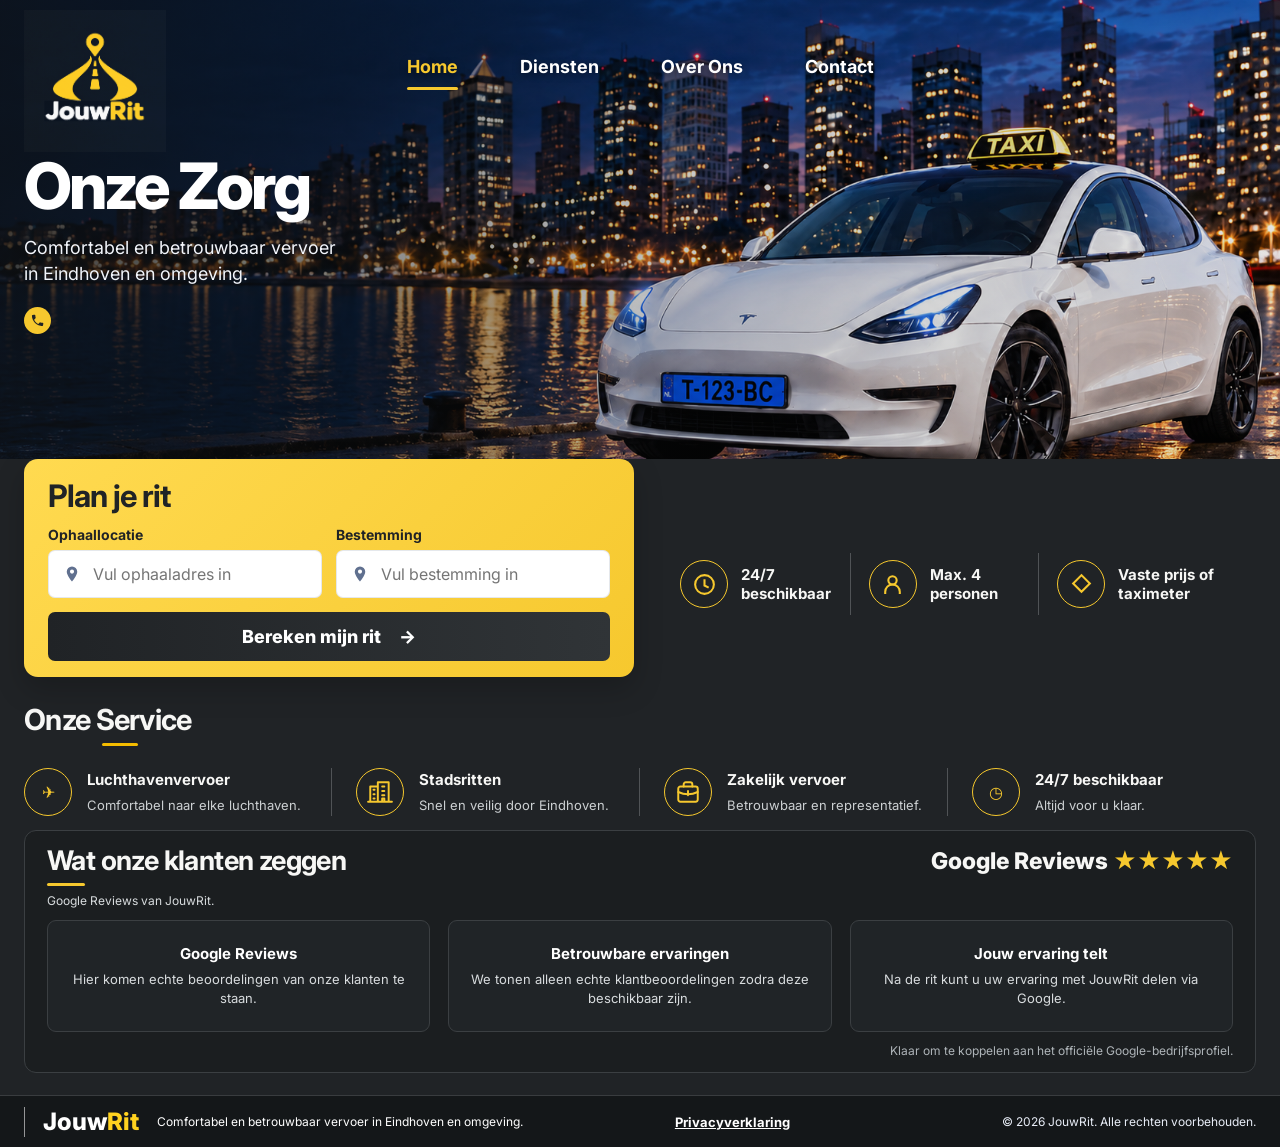
<file: index..html>
<!doctype html>
<html lang="nl">
<head>
  <meta charset="utf-8">
  <meta name="viewport" content="width=device-width,initial-scale=1">
  <meta name="description" content="JouwRit — comfortabel en betrouwbaar taxivervoer in Eindhoven en omgeving.">
  <title>JouwRit | Taxi Eindhoven</title>
  <link rel="preconnect" href="https://fonts.googleapis.com">
  <link rel="preconnect" href="https://fonts.gstatic.com" crossorigin>
  <link href="https://fonts.googleapis.com/css2?family=Inter:wght@400;500;600;700;800&display=swap" rel="stylesheet">
  <link rel="icon" type="image/png" href="assets/jouwrit-road-pin.png">
  <style>
    :root{--navy:#071c40;--navy2:#102b5f;--yellow:#ffd21f;--yellow2:#ffdf58;--ink:#0a1d43;--muted:#50658a;--line:#d8deea;--white:#fff}
    *{box-sizing:border-box}
    html{scroll-behavior:smooth}
    body{margin:0;background:#f8fafc;color:var(--ink);font-family:Inter,Arial,sans-serif}
    button,input{font:inherit}
    .hero{height:61vh;min-height:480px;position:relative;color:#fff;background:linear-gradient(90deg,rgba(2,18,46,.56) 0%,rgba(2,18,46,.15) 45%,rgba(2,18,46,0) 70%),url('assets/jouwrit-hero.png') center/cover no-repeat}
    .hero-inner{width:min(1320px,calc(100% - 48px));height:100%;margin:auto;position:relative}
    .topbar{height:158px;display:flex;align-items:flex-start;justify-content:space-between}
    .brand{width:142px;height:142px;overflow:hidden;border-radius:50%;margin-top:10px;box-shadow:0 8px 28px rgba(0,0,0,.24)}
    .brand img{width:100%;height:100%;object-fit:cover;transform:scale(1.1)}
    nav{display:flex;gap:62px;margin:56px 31% 0 0;font-weight:700;font-size:18px}
    nav a{color:#fff;text-decoration:none;padding:0 0 13px;position:relative;text-shadow:0 2px 7px rgba(0,0,0,.5)}
    nav a.active{color:var(--yellow)}
    nav a.active:after{content:"";position:absolute;left:0;right:0;bottom:0;height:3px;background:var(--yellow);border-radius:4px}
    .hero-copy{width:520px;margin-top:-3px}
    h1{font-size:64px;line-height:.98;letter-spacing:-3px;margin:0 0 17px;font-weight:800}
    h1 span{color:var(--yellow)}
    .tagline{font-size:18px;line-height:1.45;margin:0 0 20px;color:#f2f5fb}
    .phone{display:inline-flex;align-items:center;gap:12px;color:#fff;text-decoration:none;font-size:21px;font-weight:700}
    .phone svg{width:27px;height:27px;background:#fff;color:var(--navy);padding:6px;border-radius:50%}
    .content{position:relative;background:#fff;min-height:330px}
    .content-inner{width:min(1340px,calc(100% - 48px));margin:auto;position:relative;min-height:330px}
    .booking-layout{position:absolute;left:0;right:0;top:-90px;display:grid;grid-template-columns:610px 1fr;gap:28px;align-items:start}
    .planner{background:linear-gradient(135deg,var(--yellow2),var(--yellow));border-radius:14px;padding:18px 24px 16px;box-shadow:0 10px 26px rgba(24,37,65,.16)}
    .planner h2{font-size:31px;margin:0 0 12px;letter-spacing:-1px}
    .fields{display:grid;grid-template-columns:1fr 1fr;gap:14px}
    label{display:block;font-weight:700;font-size:14px;margin-bottom:7px}
    .field-wrap{position:relative}
    .field-icon{position:absolute;left:15px;top:50%;transform:translateY(-50%);color:#60708f;width:18px;height:18px;z-index:2}
    input{width:100%;height:48px;border:0;border-radius:7px;padding:0 13px 0 45px;color:var(--ink);background:#fff;outline:none;box-shadow:inset 0 0 0 1px rgba(9,29,67,.1)}
    input:focus{box-shadow:0 0 0 3px rgba(9,29,67,.2)}
    .suggestions{display:none;position:absolute;z-index:10;top:54px;left:0;right:0;background:#fff;border-radius:8px;box-shadow:0 10px 28px rgba(7,28,64,.18);overflow:hidden;max-height:210px;overflow-y:auto}
    .suggestions.open{display:block}
    .suggestion{padding:11px 13px;border-bottom:1px solid #eef1f6;cursor:pointer;font-size:13px;line-height:1.3}
    .suggestion:hover,.suggestion:focus{background:#fff8cf}
    .calculate{width:100%;height:49px;border:0;border-radius:7px;margin-top:14px;background:linear-gradient(90deg,var(--navy),var(--navy2));color:#fff;font-weight:800;font-size:18px;cursor:pointer;display:flex;align-items:center;justify-content:center;gap:18px}
    .calculate:hover{filter:brightness(1.12)}
    .calculate:disabled{opacity:.65;cursor:wait}
    .right-panel{padding-top:94px}
    .trust{display:grid;grid-template-columns:1fr 1fr 1.15fr;align-items:center}
    .trust-item{min-height:62px;display:flex;align-items:center;gap:13px;padding:0 18px;border-right:1px solid var(--line);font-weight:700;font-size:15px}
    .trust-item:last-child{border-right:0}
    .icon-bubble{width:48px;height:48px;flex:0 0 48px;border-radius:50%;display:grid;place-items:center;background:#fff7cf;color:var(--navy)}
    .icon-bubble svg{width:25px;height:25px}
    .result{margin:10px 0 0;border:2px solid var(--navy2);border-radius:12px;padding:12px 16px;background:#fff;box-shadow:0 8px 20px rgba(19,38,76,.09);display:grid;grid-template-columns:155px 1fr 250px;align-items:center;gap:14px;opacity:0;transform:translateY(5px);pointer-events:none;transition:.2s ease}
    .result.show{opacity:1;transform:none;pointer-events:auto}
    .result-label{font-size:14px;font-weight:800;margin-bottom:2px}
    .price{font-size:35px;line-height:1;font-weight:800}
    .route-summary{border-left:1px solid var(--line);padding-left:18px;font-weight:600;white-space:nowrap}
    .request{height:54px;border:0;border-radius:9px;background:linear-gradient(90deg,#ffc800,#ffdb3d);color:var(--ink);font-size:18px;font-weight:800;cursor:pointer}
    .request:hover{filter:brightness(1.04);transform:translateY(-1px)}
    .error{position:absolute;top:205px;left:0;width:610px;color:#a21d1d;font-size:13px;font-weight:600}
    .services{position:absolute;left:0;right:0;top:125px}
    .services h2{font-size:29px;line-height:1;margin:0 0 22px;letter-spacing:-.7px}
    .services h2:after{content:"";display:block;width:36px;height:3px;background:#f4bc00;border-radius:3px;margin:9px 0 0 78px}
    .service-row{display:grid;grid-template-columns:repeat(4,1fr)}
    .service{display:flex;align-items:center;gap:15px;padding:0 24px;border-right:1px solid var(--line);min-width:0}
    .service:first-child{padding-left:0}.service:last-child{border-right:0}
    .service .icon-bubble{color:#b78000}.service .icon-bubble svg{width:26px;height:26px}
    .service strong{display:block;font-size:15px;margin-bottom:5px}
    .service small{font-size:13px;color:var(--muted);line-height:1.3}
    footer{height:52px;background:linear-gradient(90deg,#071b3e,#0e2c61);color:#fff}
    .footer-inner{width:min(1340px,calc(100% - 48px));height:100%;margin:auto;display:grid;grid-template-columns:1.5fr .7fr 1fr;align-items:center;gap:25px;font-size:12px}
    .footer-brand{font-size:24px;font-weight:800;color:#fff}.footer-brand span{color:var(--yellow)}
    .footer-copy{display:flex;align-items:center;gap:18px}.footer-copy:before{content:"";height:30px;width:1px;background:rgba(255,255,255,.55)}
    .footer-phone{text-align:center;font-size:15px;font-weight:700}.copyright{text-align:right;color:#e8edf7}
    .menu-toggle{display:none}
    @media (min-width:1000px) and (min-height:720px){body{height:100svh;overflow:hidden}.page{height:100svh;display:grid;grid-template-rows:61vh 1fr 52px}.hero{height:auto;min-height:0}.content{min-height:0}.content-inner{min-height:0}}
    @media (max-width:1050px){nav{margin-right:0;gap:30px}.booking-layout{grid-template-columns:52% 48%;gap:14px}.result{grid-template-columns:120px 1fr 190px}.service{padding:0 10px}.hero-copy{width:48%}}
    @media (max-width:820px){body{overflow:auto}.page{display:block}.hero{height:620px;min-height:0;background-position:62% center}.hero-inner{width:calc(100% - 30px)}.topbar{height:120px}.brand{width:104px;height:104px}nav{margin:35px 0 0;gap:18px;font-size:14px}.hero-copy{width:100%;margin-top:45px}h1{font-size:47px}.tagline{font-size:16px}.content{min-height:830px}.content-inner{width:calc(100% - 30px)}.booking-layout{position:relative;top:-76px;display:block}.planner{padding:18px}.fields{grid-template-columns:1fr}.right-panel{padding-top:22px}.trust{grid-template-columns:1fr}.trust-item{border-right:0;border-bottom:1px solid var(--line);padding:8px 0}.result{grid-template-columns:1fr;margin-top:15px}.route-summary{border-left:0;padding-left:0}.services{position:relative;top:-45px}.service-row{grid-template-columns:1fr 1fr;gap:20px}.service{border:0;padding:0}.footer-inner{grid-template-columns:1fr;text-align:center;padding:20px 0}.footer-copy{justify-content:center}.footer-copy:before{display:none}.copyright{text-align:center}footer{height:auto}.error{position:static;width:auto;margin-top:8px}}
    @media (max-width:540px){nav{display:none}.hero{height:560px;background-position:66% center}.hero-copy{margin-top:40px}h1{font-size:42px}.booking-layout{top:-56px}.service-row{grid-template-columns:1fr}.content{min-height:980px}.result{padding:15px}.request{width:100%}}
  
/* JouwRit charcoal and warm-yellow design, 22 September 2026 */
:root{--navy:#202326;--navy2:#303437;--yellow:#f6c82e;--yellow2:#ffda50;--ink:#202326;--muted:#ccd0d2;--line:#505356}
body,.content{background:#202326;color:#f7f7f5}
.hero{background-image:linear-gradient(90deg,rgba(15,17,19,.78),rgba(15,17,19,.22) 55%,rgba(15,17,19,.1)),url('assets/jouwrit-hero.png')}
.brand{border-radius:0;box-shadow:none;overflow:hidden;mix-blend-mode:screen}
.brand img{object-fit:contain;transform:scale(1.4)}
.phone svg{background:var(--yellow);color:#202326}
.planner{color:#202326;box-shadow:0 12px 30px #0003}
.icon-bubble,.service .icon-bubble{background:transparent;border:1px solid var(--yellow);color:var(--yellow)}
footer{background:#141719;border-top:1px solid #393c3f}
.result{background:#292d30;color:white;border-color:#505356;grid-template-columns:1fr 1fr;gap:12px}
.result .request{grid-column:1/-1;color:#202326}
.suggestions{color:#202326}.error{color:#ffb8b8}
.services{position:relative;top:auto;padding:25px 0 34px}
.booking-layout{position:relative;top:auto;margin-top:-90px;z-index:2}
.content-inner,.content{min-height:0}
@media(min-width:1000px) and (min-height:720px){body{height:auto;overflow:auto}.page{height:auto;min-height:100svh;grid-template-rows:61vh 1fr 52px}}
@media(max-width:1050px){.booking-layout{grid-template-columns:1fr 1fr}}
@media(max-width:820px){.booking-layout{display:block;margin-top:-76px}.services{padding-top:0}.content,.content-inner{min-height:0}.hero{background-position:62% center}.result{grid-template-columns:1fr}.result:not(.show){display:none}}
@media(max-width:540px){
  .topbar{position:relative;align-items:flex-start}
  .menu-toggle{display:flex;position:absolute;right:0;top:28px;width:46px;height:42px;border:1px solid rgba(246,200,46,.55);border-radius:10px;background:rgba(20,23,25,.88);padding:9px 10px;flex-direction:column;justify-content:space-between;z-index:30;cursor:pointer}
  .menu-toggle span{display:block;width:100%;height:3px;border-radius:3px;background:var(--yellow);transition:.2s ease}
  .menu-toggle[aria-expanded="true"] span:nth-child(1){transform:translateY(10px) rotate(45deg)}
  .menu-toggle[aria-expanded="true"] span:nth-child(2){opacity:0}
  .menu-toggle[aria-expanded="true"] span:nth-child(3){transform:translateY(-10px) rotate(-45deg)}
  nav{display:none;position:absolute;right:0;top:78px;width:190px;margin:0;padding:10px;background:rgba(20,23,25,.97);border:1px solid rgba(246,200,46,.32);border-radius:12px;box-shadow:0 14px 30px rgba(0,0,0,.35);z-index:29;flex-direction:column;gap:0;font-size:15px;max-width:none}
  nav.open{display:flex}
  nav a{padding:12px 13px;border-radius:8px;text-shadow:none}
  nav a.active:after{display:none}
  nav a.active{background:rgba(246,200,46,.12);color:var(--yellow)}
  .booking-layout{margin-top:-56px}.hero{background-position:66% center}.brand{flex-shrink:0}.service-row{padding-bottom:12px}
  .hero-copy h1 span,.hero-copy h1 br{display:none}
}

/* Desktop fit fix — keep mobile menu unchanged */
@media (min-width:821px){
  .brand img{transform:scale(1);transform-origin:center 31%;}
}
@media (min-width:1000px) and (min-height:720px){
  body{height:100svh;overflow:hidden}
  .page{height:100svh;min-height:0;display:grid;grid-template-rows:61vh 1fr 52px}
  .content{min-height:0;overflow:visible}
  .content-inner{min-height:0}
  .services{padding:8px 0 10px}
  footer{display:block}
}

@media (min-width:821px){
  .hero-copy h1 span,.hero-copy h1 br{display:none}
  .result:not(.show){display:none}
  .services{padding-top:28px}
}
/* Keep the desktop price result in the free space above Onze Service. */
@media (min-width:821px){
  .right-panel{position:relative}
  .result.show{position:absolute;left:0;right:0;top:156px;margin:0;z-index:3}
}

/* Google Reviews section */
.reviews{margin:4px 0 22px;padding:16px 22px 14px;border:1px solid #3b3f42;border-radius:12px;background:#1b1e20;color:#f7f7f5}
.reviews-head{display:flex;align-items:flex-start;justify-content:space-between;gap:24px;margin-bottom:12px}
.reviews h2{font-size:27px;line-height:1;margin:0 0 7px;letter-spacing:-.6px}
.reviews h2:after{content:"";display:block;width:38px;height:3px;background:var(--yellow);border-radius:3px;margin-top:9px}
.reviews-sub{margin:0;font-size:12px;color:#d8dcde}
.google-reviews-title{font-size:23px;font-weight:800;white-space:nowrap}.google-reviews-title span{color:var(--yellow)}
.review-cards{display:grid;grid-template-columns:repeat(3,1fr);gap:18px}
.review-card{min-height:112px;padding:17px 18px;border:1px solid #3b3f42;border-radius:9px;background:#202427;display:flex;align-items:center;justify-content:center;text-align:center}
.review-card strong{display:block;font-size:15px;margin-bottom:7px;color:#fff}
.review-card p{margin:0;font-size:13px;line-height:1.45;color:#d8dcde}
.review-note{margin-top:11px;text-align:right;font-size:12px;color:#aeb4b8}
@media (min-width:1000px) and (min-height:720px){body{height:auto;overflow:auto}.page{height:auto;min-height:100svh;display:block}.hero{height:61vh;min-height:480px}.content{min-height:0}footer{height:52px}}
@media (max-width:820px){.reviews{margin-top:-18px}.review-cards{grid-template-columns:1fr}.reviews-head{display:block}.google-reviews-title{margin-top:12px}}
@media (max-width:540px){
  .hero-copy{margin-top:8px}
  .reviews{padding:16px;margin-top:-10px}
  .reviews h2{font-size:24px}
}

</style>
<link rel="stylesheet" href="brand-privacy.css">
</head>
<body>
<div class="page">
  <header class="hero" id="home">
    <div class="hero-inner">
      <div class="topbar">
        <a class="brand" href="#home" aria-label="JouwRit home"><img src="assets/jouwrit-brand.svg" alt="JouwRit Taxi Service"></a>
        <button class="menu-toggle" type="button" aria-label="Menu openen" aria-expanded="false" aria-controls="main-nav"><span></span><span></span><span></span></button>
        <nav id="main-nav" aria-label="Hoofdnavigatie">
          <a class="active" href="#home">Home</a><a href="#services">Diensten</a><a href="#">Over Ons</a><a href="#">Contact</a>
        </nav>
      </div>
      <div class="hero-copy">
        <h1><span>Jouw Rit,</span><br>Onze Zorg</h1>
        <p class="tagline">Comfortabel en betrouwbaar vervoer<br>in Eindhoven en omgeving.</p>
        <a class="phone" href="tel:+31629098099" aria-label="Bel JouwRit op +31 6 29098099">
          <svg viewBox="0 0 24 24" fill="currentColor" aria-hidden="true"><path d="M6.6 10.8c1.7 3.4 3.3 5 6.7 6.7l2.2-2.2c.3-.3.7-.4 1.1-.2 1.2.4 2.4.6 3.7.6.6 0 1 .4 1 1V20c0 .6-.4 1-1 1C10.8 21 3 13.2 3 3.7c0-.6.4-1 1-1h3.5c.6 0 1 .4 1 1 0 1.3.2 2.5.6 3.7.1.4 0 .8-.3 1.1z"/></svg>
        </a>
      </div>
    </div>
  </header>
  <main class="content">
    <div class="content-inner">
      <div class="booking-layout">
        <section class="planner" aria-labelledby="planner-title">
          <h2 id="planner-title">Plan je rit</h2>
          <div class="fields">
            <div><label for="pickup">Ophaallocatie</label><div class="field-wrap"><svg class="field-icon" viewBox="0 0 24 24" fill="currentColor" aria-hidden="true"><path d="M12 2a7 7 0 0 0-7 7c0 5 7 13 7 13s7-8 7-13a7 7 0 0 0-7-7zm0 9.5A2.5 2.5 0 1 1 12 6a2.5 2.5 0 0 1 0 5.5z"/></svg><input id="pickup" autocomplete="off" placeholder="Vul ophaaladres in"><div id="pickup-list" class="suggestions" role="listbox"></div></div></div>
            <div><label for="destination">Bestemming</label><div class="field-wrap"><svg class="field-icon" viewBox="0 0 24 24" fill="currentColor" aria-hidden="true"><path d="M12 2a7 7 0 0 0-7 7c0 5 7 13 7 13s7-8 7-13a7 7 0 0 0-7-7zm0 9.5A2.5 2.5 0 1 1 12 6a2.5 2.5 0 0 1 0 5.5z"/></svg><input id="destination" autocomplete="off" placeholder="Vul bestemming in"><div id="destination-list" class="suggestions" role="listbox"></div></div></div>
          </div>
          <button id="calculate" class="calculate">Bereken mijn rit <span aria-hidden="true">→</span></button>
        </section>
        <section class="right-panel" aria-label="Ritvoordelen en prijs">
          <div class="trust">
            <div class="trust-item"><span class="icon-bubble"><svg viewBox="0 0 24 24" fill="none" stroke="currentColor" stroke-width="2"><circle cx="12" cy="12" r="9"/><path d="M12 7v6l4 2"/></svg></span>24/7 beschikbaar</div>
            <div class="trust-item"><span class="icon-bubble"><svg viewBox="0 0 24 24" fill="none" stroke="currentColor" stroke-width="2"><circle cx="12" cy="8" r="4"/><path d="M5 21v-2a7 7 0 0 1 14 0v2"/></svg></span>Max. 4 personen</div>
            <div class="trust-item"><span class="icon-bubble"><svg viewBox="0 0 24 24" fill="none" stroke="currentColor" stroke-width="2"><path d="m12 3 8 8-8 8-8-8z"/></svg></span>Vaste prijs of taximeter</div>
          </div>
          <div id="result" class="result" aria-live="polite">
            <div><div class="result-label">Uw ritprijs</div><div id="price" class="price">€ 0,00</div></div>
            <div id="route-summary" class="route-summary">— km • — min</div>
            <button id="request" class="request">Rit aanvragen&nbsp; →</button>
          </div>
        </section>
      </div>
      <div id="error" class="error" aria-live="assertive"></div>
      <section class="services" id="services" aria-labelledby="services-title">
        <h2 id="services-title">Onze Service</h2>
        <div class="service-row">
          <div class="service"><span class="icon-bubble">✈</span><div><strong>Luchthavenvervoer</strong><small>Comfortabel naar elke luchthaven.</small></div></div>
          <div class="service"><span class="icon-bubble"><svg viewBox="0 0 24 24" fill="none" stroke="currentColor" stroke-width="1.8" stroke-linecap="round" stroke-linejoin="round" aria-hidden="true"><path d="M3 21V7h7v14M10 21V3h10v18M1 21h22M6 10h1m-1 4h1m-1 4h1m7-11h2m-2 4h2m-2 4h2m-2 6v-3h2v3"/></svg></span><div><strong>Stadsritten</strong><small>Snel en veilig door Eindhoven.</small></div></div>
          <div class="service"><span class="icon-bubble"><svg viewBox="0 0 24 24" fill="none" stroke="currentColor" stroke-width="1.8" stroke-linecap="round" stroke-linejoin="round" aria-hidden="true"><rect x="3" y="7" width="18" height="14" rx="2"/><path d="M8 7V5a2 2 0 0 1 2-2h4a2 2 0 0 1 2 2v2M3 12a21 21 0 0 0 18 0M12 11v4"/></svg></span><div><strong>Zakelijk vervoer</strong><small>Betrouwbaar en representatief.</small></div></div>
          <div class="service"><span class="icon-bubble">◷</span><div><strong>24/7 beschikbaar</strong><small>Altijd voor u klaar.</small></div></div>
        </div>
      </section>
      <section class="reviews" id="reviews" aria-labelledby="reviews-title">
        <div class="reviews-head">
          <div><h2 id="reviews-title">Wat onze klanten zeggen</h2><p class="reviews-sub">Google Reviews van JouwRit.</p></div>
          <div class="google-reviews-title" aria-label="Google Reviews">Google Reviews <span>★★★★★</span></div>
        </div>
        <div class="review-cards">
          <div class="review-card"><div><strong>Google Reviews</strong><p>Hier komen echte beoordelingen van onze klanten te staan.</p></div></div>
          <div class="review-card"><div><strong>Betrouwbare ervaringen</strong><p>We tonen alleen echte klantbeoordelingen zodra deze beschikbaar zijn.</p></div></div>
          <div class="review-card"><div><strong>Jouw ervaring telt</strong><p>Na de rit kunt u uw ervaring met JouwRit delen via Google.</p></div></div>
        </div>
        <div class="review-note">Klaar om te koppelen aan het officiële Google-bedrijfsprofiel.</div>
      </section>
    </div>
  </main>
  <footer><div class="footer-inner"><div class="footer-copy"><div class="footer-brand">Jouw<span>Rit</span></div><div>Comfortabel en betrouwbaar vervoer in Eindhoven en omgeving.</div></div><div class="footer-phone"><a class="privacy-link" href="privacyverklaring.html">Privacyverklaring</a></div><div class="copyright">© 2026 JouwRit. Alle rechten voorbehouden.</div></div></footer>
</div>
<script src="route-client.js"></script>
<script>
const menuToggle=document.querySelector('.menu-toggle');
const mainNav=document.getElementById('main-nav');
if(menuToggle&&mainNav){
 menuToggle.addEventListener('click',()=>{
  const open=mainNav.classList.toggle('open');
  menuToggle.setAttribute('aria-expanded',String(open));
  menuToggle.setAttribute('aria-label',open?'Menu sluiten':'Menu openen');
 });
 mainNav.querySelectorAll('a').forEach(link=>link.addEventListener('click',()=>{
  mainNav.classList.remove('open');menuToggle.setAttribute('aria-expanded','false');menuToggle.setAttribute('aria-label','Menu openen');
 }));
}
let homeVersion=0,currentRoute=null;
function resetHome(){homeVersion++;currentRoute=null;document.getElementById('result').classList.remove('show');document.getElementById('error').textContent='';}
JouwRit.attach('pickup','pickup-list',resetHome);
JouwRit.attach('destination','destination-list',resetHome);
document.getElementById('calculate').addEventListener('click',async()=>{
 resetHome();
 const version=homeVersion,button=document.getElementById('calculate');
 button.disabled=true;button.firstChild.textContent='Route berekenen… ';
 try{
  const route=await JouwRit.calculate('pickup','destination');
  if(version!==homeVersion)return;
  currentRoute=route;
  document.getElementById('price').textContent=JouwRit.money(route.price);
  document.getElementById('route-summary').textContent=JouwRit.summary(route);
  document.getElementById('result').classList.add('show');
 }catch(e){if(version===homeVersion)document.getElementById('error').textContent=e.message;}
 finally{button.disabled=false;button.firstChild.textContent='Bereken mijn rit ';}
});
document.getElementById('request').addEventListener('click',()=>{
 if(!currentRoute)return;
 const params=new URLSearchParams({pickup:currentRoute.pickup,destination:currentRoute.destination,priceType:'fixed',pickupLat:currentRoute.a.lat,pickupLon:currentRoute.a.lon,destinationLat:currentRoute.b.lat,destinationLon:currentRoute.b.lon});
 location.href='booking.html?'+params.toString();
});
</script>
</body>
</html>
</file>
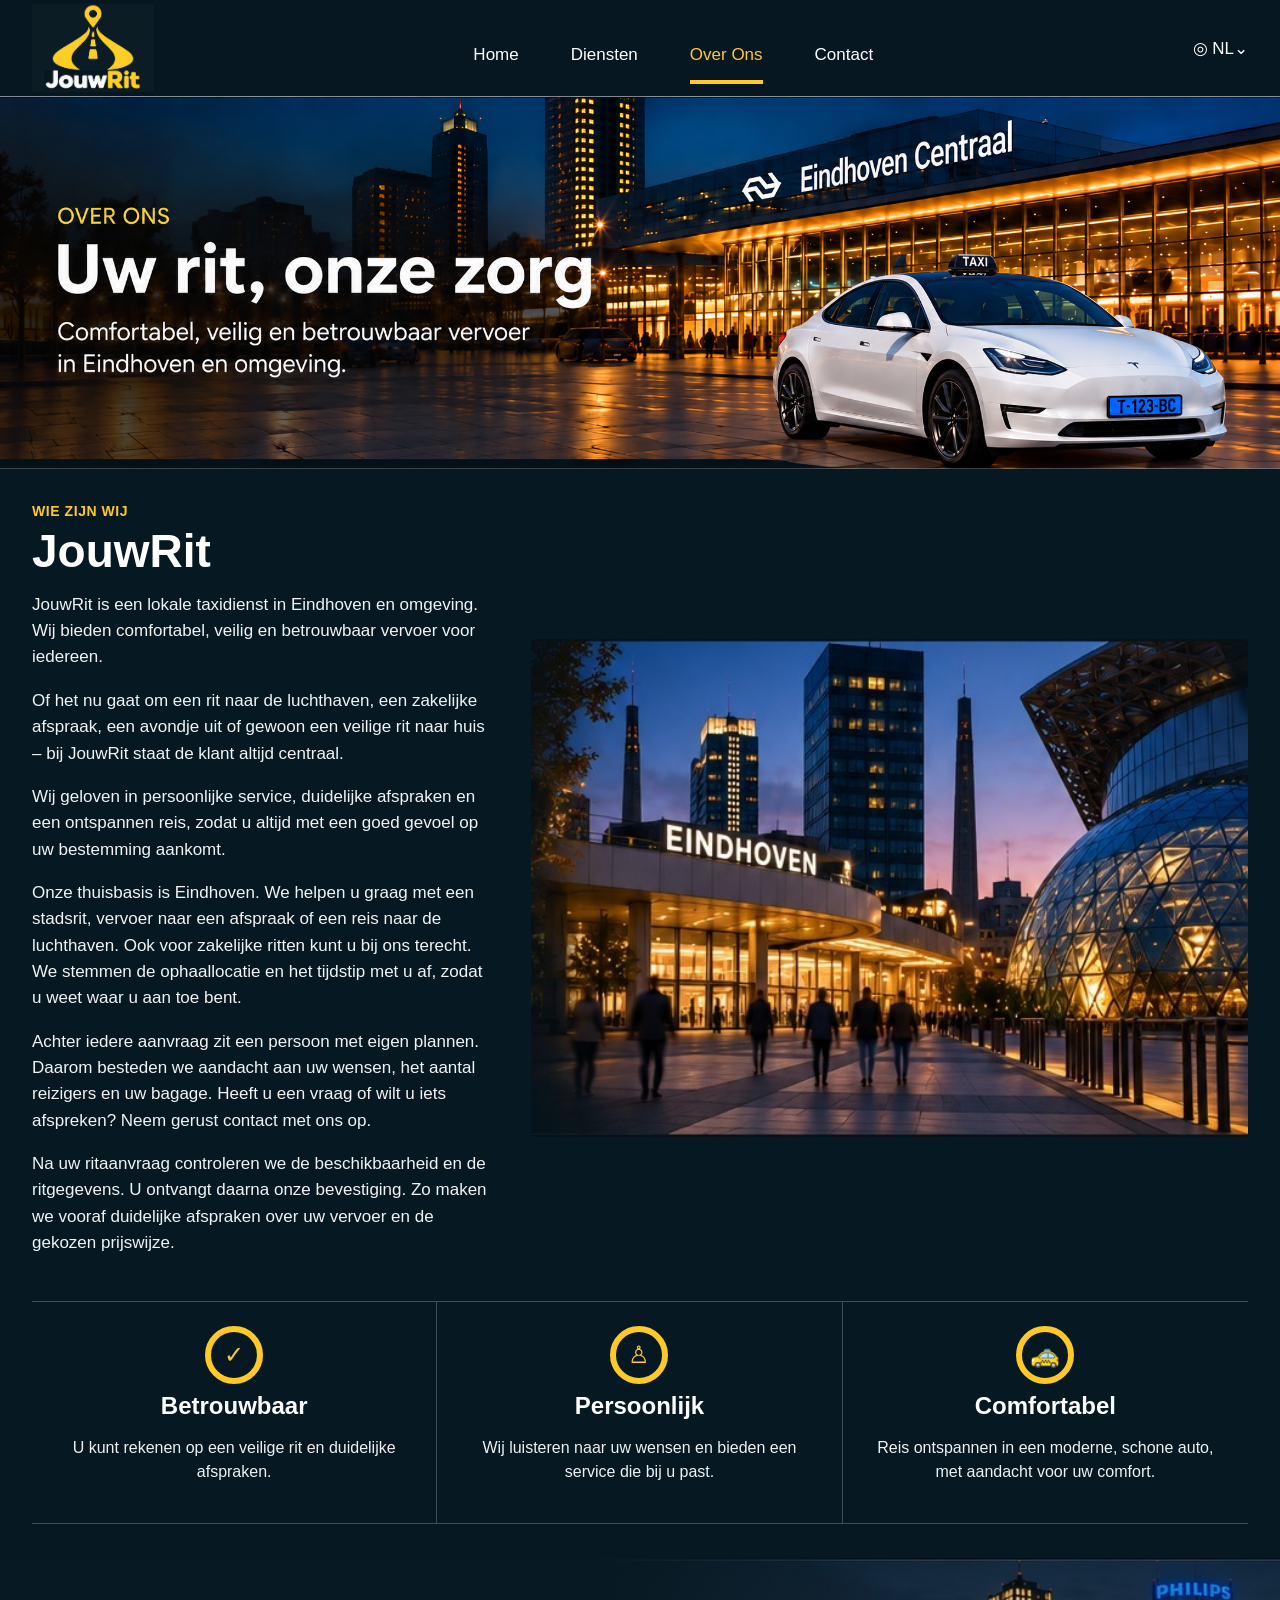
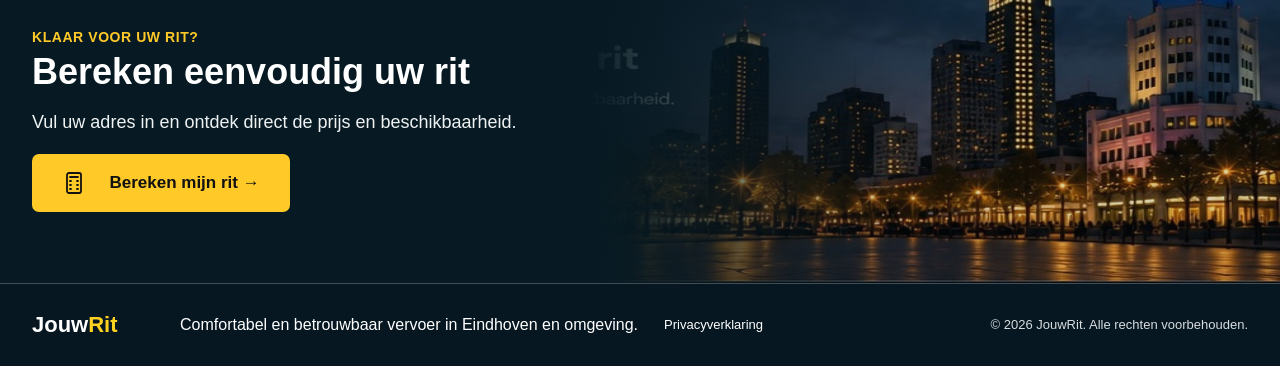
<file: over-ons.html>
<!doctype html><html lang="nl"><head><meta charset="utf-8"><meta name="viewport" content="width=device-width,initial-scale=1"><title>Over Ons | JouwRit</title><style>
:root{--bg:#061923;--bg2:#0a202b;--card:#0b202a;--yellow:#ffc928;--white:#fff;--muted:#d5dde1;--line:rgba(255,255,255,.23)}
*{box-sizing:border-box} html{scroll-behavior:smooth} body{margin:0;background:var(--bg);color:#fff;font-family:Arial,Helvetica,sans-serif}
a{color:inherit}.wrap{width:calc(100% - 64px);margin:auto}.top{height:96px;background:#061721;display:flex;align-items:center}
.top .wrap{display:flex;align-items:center}.logo{width:122px;font-weight:800;font-size:31px;color:#fff;text-decoration:none}.logo b{color:var(--yellow)}
nav{margin:auto;display:flex;gap:52px;align-items:center}nav a{text-decoration:none;font-size:17px;padding:33px 0 15px;border-bottom:4px solid transparent}
nav a.active{color:var(--yellow);border-color:var(--yellow)}.lang{font-size:17px;display:flex;gap:9px;align-items:center}
.hero-ref{height:284px;background-position:center;background-size:cover;background-repeat:no-repeat}
.section{padding:34px 0}.eyebrow{color:var(--yellow);font-weight:800;letter-spacing:.04em;font-size:14px;text-transform:uppercase}
h2{font-size:46px;line-height:1.05;margin:8px 0 10px}h3{font-size:24px;margin:8px 0 12px}.lead{font-size:18px;color:#eef2f3;line-height:1.5}
.btn{display:inline-flex;align-items:center;justify-content:center;gap:14px;background:var(--yellow);color:#111;font-weight:800;text-decoration:none;border:0;border-radius:7px;padding:17px 30px;font-size:17px;cursor:pointer}
footer{border-top:1px solid var(--line);padding:28px 0;background:#061721}.foot{display:flex;align-items:center;gap:26px}.foot .copy{margin-left:auto;font-size:13px;color:#d7dde0}.foot a{font-size:13px;color:#fff;text-decoration:none}
@media(max-width:760px){.wrap{width:min(100% - 30px,1180px)}.top{height:auto;padding:16px 0}.top .wrap{flex-wrap:wrap}.logo{font-size:24px;width:auto}.lang{margin-left:auto}nav{order:3;width:100%;justify-content:space-between;gap:10px;margin-top:10px}nav a{font-size:14px;padding:10px 0}.hero-ref{height:220px;background-size:cover;background-position:center}h2{font-size:34px}.foot{flex-wrap:wrap}.foot .copy{width:100%;margin-left:0}}

.about{padding:34px 0}.about-grid{display:grid;grid-template-columns:.78fr 1.22fr;gap:40px;align-items:center}.about-copy{align-self:start}.about-copy p{font-size:17px;line-height:1.55;color:#f1f3f4}.about-img{width:100%;border-radius:4px;display:block}
.values{display:grid;grid-template-columns:repeat(3,1fr);margin-top:28px;border-top:1px solid var(--line);border-bottom:1px solid var(--line)}.value{text-align:center;padding:24px 30px;border-right:1px solid var(--line)}.value:last-child{border-right:0}.value .circle{width:58px;height:58px;border:6px solid var(--yellow);border-radius:50%;display:grid;place-items:center;margin:auto;font-size:24px;color:var(--yellow)}.value p{line-height:1.45;color:#edf1f2}
.cta{min-height:325px;background:linear-gradient(90deg,#071a23 0%,#071a23 46%,rgba(7,26,35,.15) 70%),url('assets/over-ons-cta.jpg') right center/55% 100% no-repeat;display:flex;align-items:center}.cta h2{font-size:36px}
@media(max-width:760px){.about-grid,.values{grid-template-columns:1fr}.value{border-right:0;border-bottom:1px solid var(--line)}.cta{background-size:cover;background-position:center;position:relative}.cta:before{content:"";position:absolute;inset:0;background:rgba(5,20,28,.75)}.cta .wrap{position:relative}}

/* Original JouwRit artwork, framed to omit the image's outer blank space. */
.top .header-logo{position:relative;display:block;flex:0 0 122px;width:122px;height:88px;overflow:hidden;isolation:isolate;background:#061721}
.top .header-logo img{position:absolute;width:136px;height:136px;max-width:none;left:-7px;top:-21px;mix-blend-mode:screen}
/* Show the complete hero artwork at its original banner proportions. */
.hero-ref{height:auto;aspect-ratio:1024/298;background-size:100% auto;background-position:center}
</style><link rel="stylesheet" href="brand-privacy.css">
</head><body>
<header class="top"><div class="wrap"><a class="logo header-logo" href="index.html"><img src="assets/jouwrit-brand.svg" alt="JouwRit" width="1254" height="1254"></a><nav><a href="index.html">Home</a><a href="diensten.html">Diensten</a><a class="active" href="over-ons.html">Over Ons</a><a href="contact.html">Contact</a></nav><div class="lang">◎ NL⌄</div></div></header>
<div class="hero-ref" style="background-image:url('assets/over-ons-hero-corrected.png')"></div>
<main><section class="about"><div class="wrap"><div class="about-grid"><div class="about-copy"><div class="eyebrow">Wie zijn wij</div><h2>JouwRit</h2><p>JouwRit is een lokale taxidienst in Eindhoven en omgeving. Wij bieden comfortabel, veilig en betrouwbaar vervoer voor iedereen.</p><p>Of het nu gaat om een rit naar de luchthaven, een zakelijke afspraak, een avondje uit of gewoon een veilige rit naar huis – bij JouwRit staat de klant altijd centraal.</p><p>Wij geloven in persoonlijke service, duidelijke afspraken en een ontspannen reis, zodat u altijd met een goed gevoel op uw bestemming aankomt.</p><p>Onze thuisbasis is Eindhoven. We helpen u graag met een stadsrit, vervoer naar een afspraak of een reis naar de luchthaven. Ook voor zakelijke ritten kunt u bij ons terecht. We stemmen de ophaallocatie en het tijdstip met u af, zodat u weet waar u aan toe bent.</p><p>Achter iedere aanvraag zit een persoon met eigen plannen. Daarom besteden we aandacht aan uw wensen, het aantal reizigers en uw bagage. Heeft u een vraag of wilt u iets afspreken? Neem gerust contact met ons op.</p><p>Na uw ritaanvraag controleren we de beschikbaarheid en de ritgegevens. U ontvangt daarna onze bevestiging. Zo maken we vooraf duidelijke afspraken over uw vervoer en de gekozen prijswijze.</p></div><img class="about-img" src="assets/over-ons-city.jpg" alt="Eindhoven in de avond"></div>
<div class="values"><div class="value"><div class="circle">✓</div><h3>Betrouwbaar</h3><p>U kunt rekenen op een veilige rit en duidelijke afspraken.</p></div><div class="value"><div class="circle">♙</div><h3>Persoonlijk</h3><p>Wij luisteren naar uw wensen en bieden een service die bij u past.</p></div><div class="value"><div class="circle">🚕</div><h3>Comfortabel</h3><p>Reis ontspannen in een moderne, schone auto, met aandacht voor uw comfort.</p></div></div></div></section>
<section class="cta"><div class="wrap"><div class="eyebrow">Klaar voor uw rit?</div><h2>Bereken eenvoudig uw rit</h2><p class="lead">Vul uw adres in en ontdek direct de prijs en beschikbaarheid.</p><a class="btn" href="booking.html"><svg width="24" height="24" viewBox="0 0 24 24" fill="none" stroke="currentColor" stroke-width="1.8" stroke-linecap="round" stroke-linejoin="round" aria-hidden="true" style="vertical-align:middle"><rect x="5" y="2" width="14" height="20" rx="2"/><path d="M8 6h8M8 10h1m6 0h1M8 14h1m6 0h1M8 18h1m6 0h1"/></svg> &nbsp; Bereken mijn rit →</a></div></section>
</main><footer><div class="wrap foot"><div class="logo" style="font-size:22px">Jouw<b>Rit</b></div><span>Comfortabel en betrouwbaar vervoer in Eindhoven en omgeving.</span><a class="privacy-link" href="privacyverklaring.html">Privacyverklaring</a><span class="copy">© 2026 JouwRit. Alle rechten voorbehouden.</span></div></footer>
</body></html>
</file>
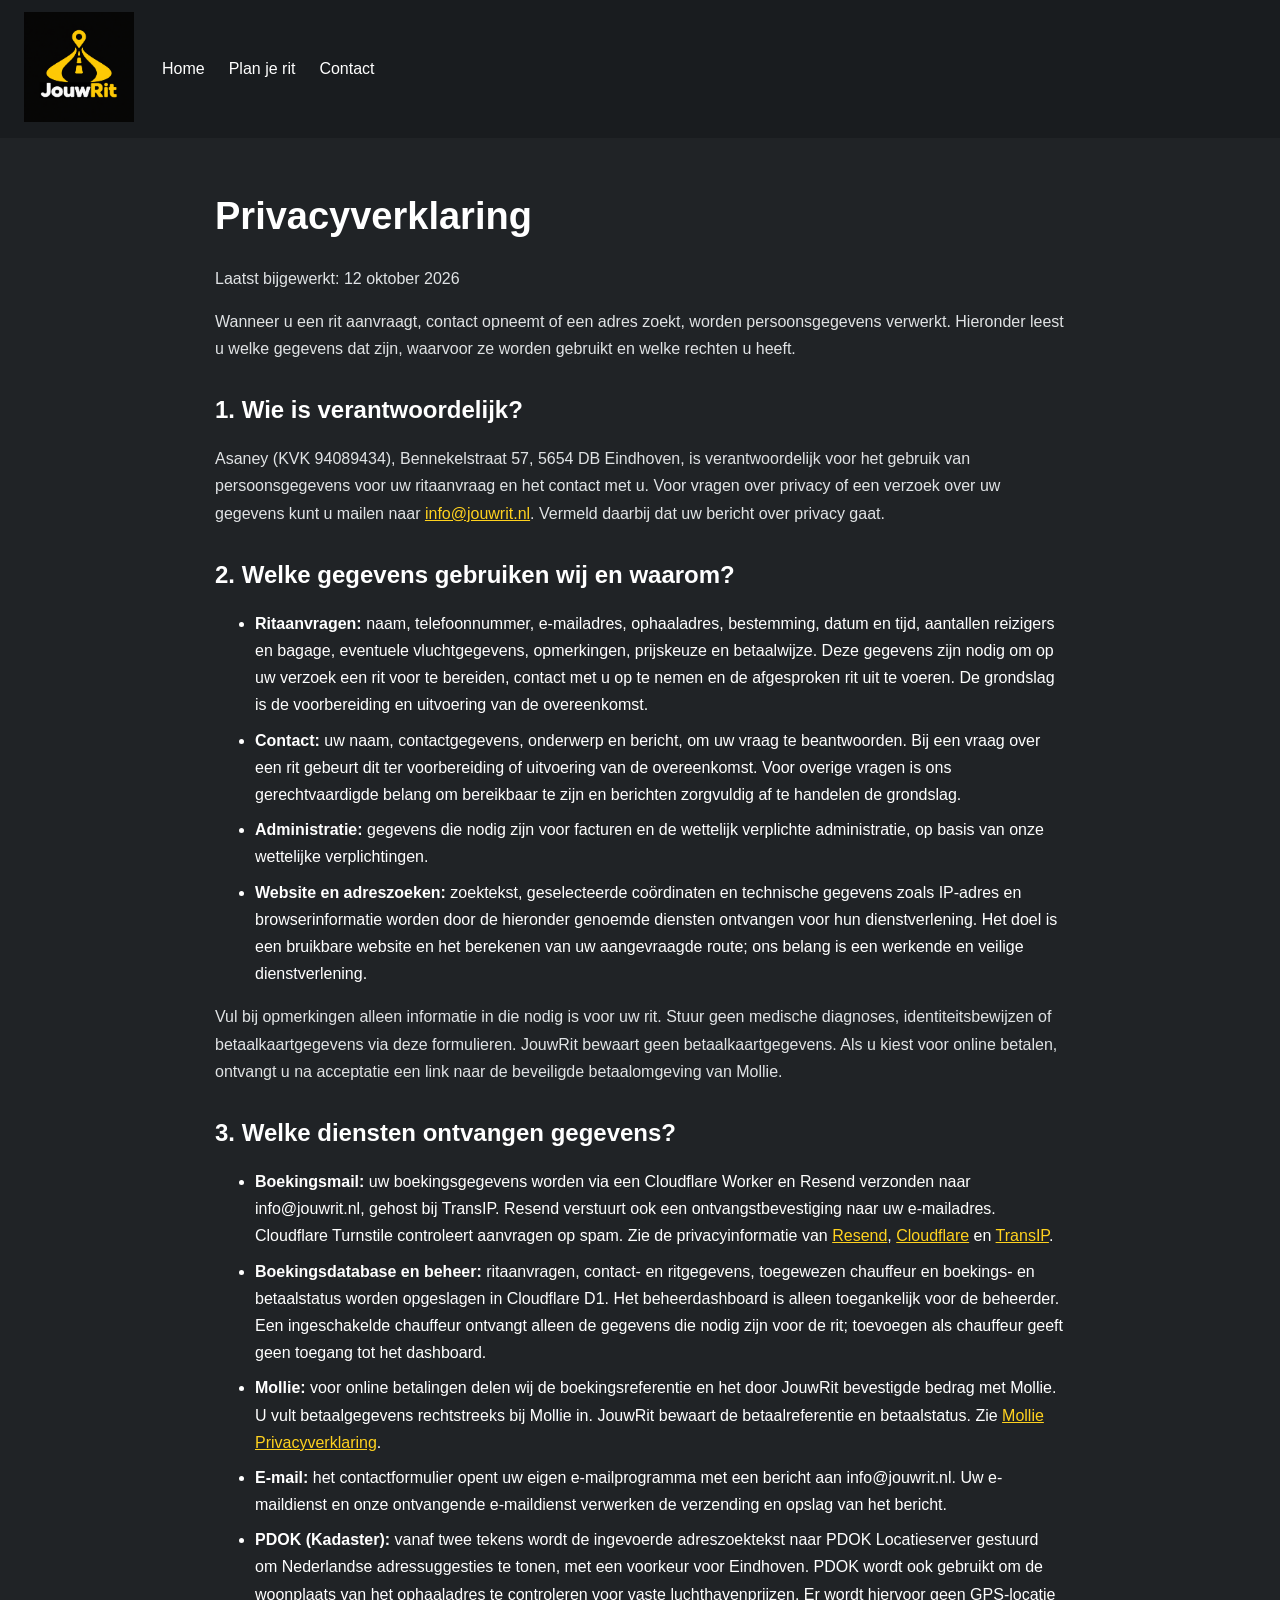
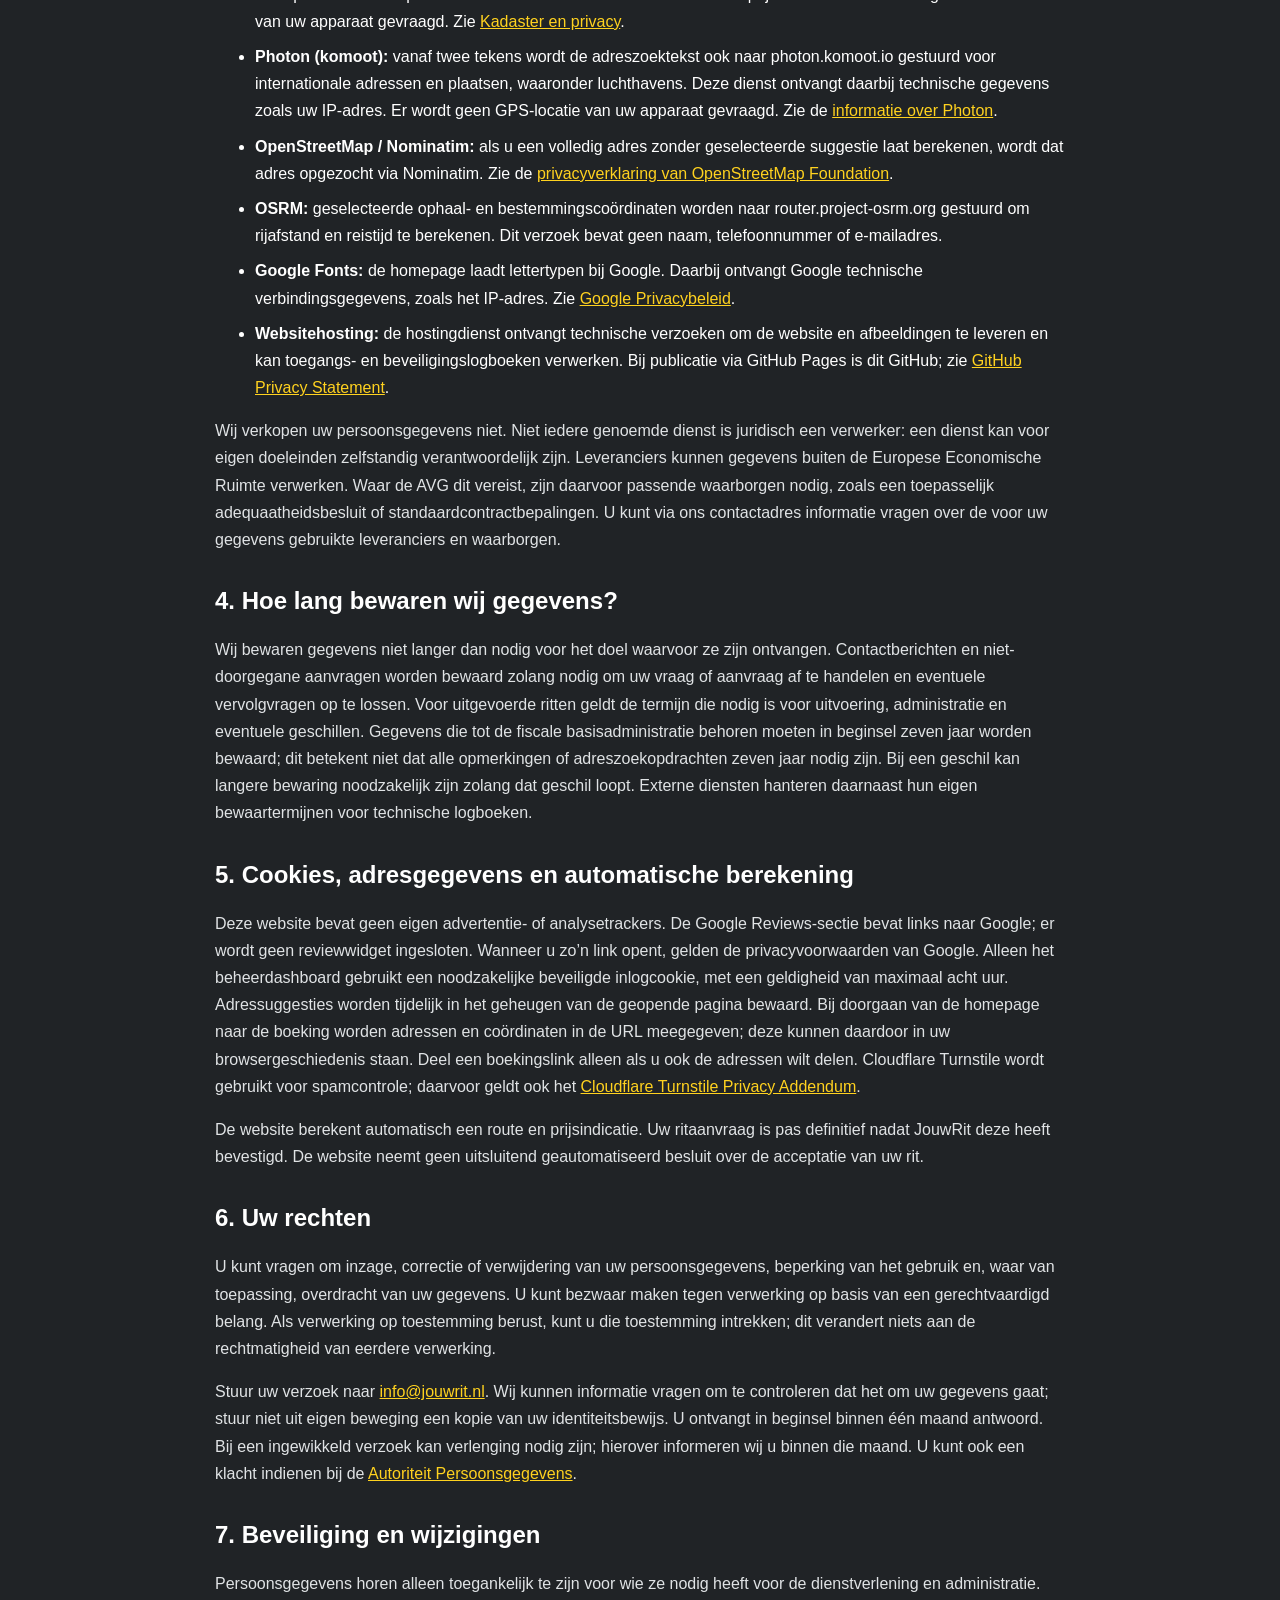
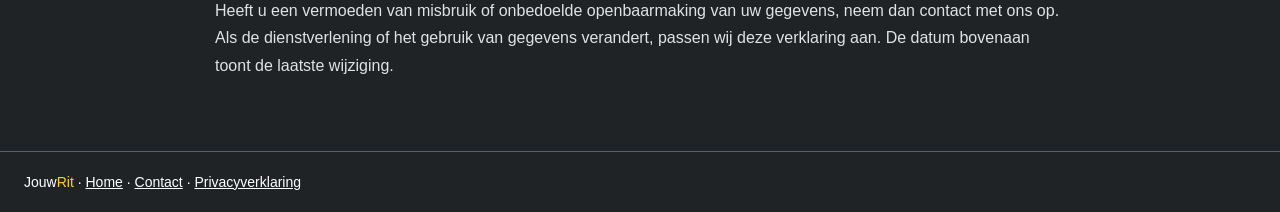
<file: privacyverklaring.html>
<!doctype html>
<html lang="nl"><head><meta charset="utf-8"><meta name="viewport" content="width=device-width,initial-scale=1"><title>Privacyverklaring | JouwRit</title><meta name="description" content="Hoe JouwRit / Asaney persoonsgegevens gebruikt bij contact, adreszoeken en ritaanvragen."><link rel="stylesheet" href="brand-privacy.css"><style>body{margin:0;background:#202326;color:#fff;font-family:Arial,Helvetica,sans-serif}.privacy-header{display:flex;align-items:center;gap:28px;flex-wrap:wrap;padding:12px 24px;background:#191c1f}.privacy-header img{width:110px;height:110px;object-fit:contain}.privacy-header nav{display:flex;gap:24px;flex-wrap:wrap}.privacy-header a{color:#fff;text-decoration:none}.privacy-copy p{color:#e0e3e5}@media(max-width:500px){.privacy-header{gap:12px}.privacy-header nav{gap:16px}.privacy-copy h1{font-size:32px}}</style></head>
<body><header class="privacy-header"><a href="index.html" aria-label="JouwRit home"><img src="assets/jouwrit-brand.svg" alt="JouwRit"></a><nav aria-label="Hoofdnavigatie"><a href="index.html">Home</a><a href="booking.html">Plan je rit</a><a href="contact.html">Contact</a></nav></header>
<main class="privacy-copy"><h1>Privacyverklaring</h1><p>Laatst bijgewerkt: 12 oktober 2026</p>
<p>Wanneer u een rit aanvraagt, contact opneemt of een adres zoekt, worden persoonsgegevens verwerkt. Hieronder leest u welke gegevens dat zijn, waarvoor ze worden gebruikt en welke rechten u heeft.</p>
<h2>1. Wie is verantwoordelijk?</h2><p>Asaney (KVK 94089434), Bennekelstraat 57, 5654 DB Eindhoven, is verantwoordelijk voor het gebruik van persoonsgegevens voor uw ritaanvraag en het contact met u. Voor vragen over privacy of een verzoek over uw gegevens kunt u mailen naar <a href="mailto:info@jouwrit.nl">info@jouwrit.nl</a>. Vermeld daarbij dat uw bericht over privacy gaat.</p>
<h2>2. Welke gegevens gebruiken wij en waarom?</h2><ul>
<li><strong>Ritaanvragen:</strong> naam, telefoonnummer, e-mailadres, ophaaladres, bestemming, datum en tijd, aantallen reizigers en bagage, eventuele vluchtgegevens, opmerkingen, prijskeuze en betaalwijze. Deze gegevens zijn nodig om op uw verzoek een rit voor te bereiden, contact met u op te nemen en de afgesproken rit uit te voeren. De grondslag is de voorbereiding en uitvoering van de overeenkomst.</li>
<li><strong>Contact:</strong> uw naam, contactgegevens, onderwerp en bericht, om uw vraag te beantwoorden. Bij een vraag over een rit gebeurt dit ter voorbereiding of uitvoering van de overeenkomst. Voor overige vragen is ons gerechtvaardigde belang om bereikbaar te zijn en berichten zorgvuldig af te handelen de grondslag.</li>
<li><strong>Administratie:</strong> gegevens die nodig zijn voor facturen en de wettelijk verplichte administratie, op basis van onze wettelijke verplichtingen.</li>
<li><strong>Website en adreszoeken:</strong> zoektekst, geselecteerde coördinaten en technische gegevens zoals IP-adres en browserinformatie worden door de hieronder genoemde diensten ontvangen voor hun dienstverlening. Het doel is een bruikbare website en het berekenen van uw aangevraagde route; ons belang is een werkende en veilige dienstverlening.</li></ul>
<p>Vul bij opmerkingen alleen informatie in die nodig is voor uw rit. Stuur geen medische diagnoses, identiteitsbewijzen of betaalkaartgegevens via deze formulieren. JouwRit bewaart geen betaalkaartgegevens. Als u kiest voor online betalen, ontvangt u na acceptatie een link naar de beveiligde betaalomgeving van Mollie.</p>
<h2>3. Welke diensten ontvangen gegevens?</h2><ul>
<li><strong>Boekingsmail:</strong> uw boekingsgegevens worden via een Cloudflare Worker en Resend verzonden naar info@jouwrit.nl, gehost bij TransIP. Resend verstuurt ook een ontvangstbevestiging naar uw e-mailadres. Cloudflare Turnstile controleert aanvragen op spam. Zie de privacyinformatie van <a href="https://resend.com/legal/privacy-policy">Resend</a>, <a href="https://www.cloudflare.com/privacypolicy/">Cloudflare</a> en <a href="https://www.transip.nl/legal-and-security/privacy-policy/">TransIP</a>.</li>
<li><strong>Boekingsdatabase en beheer:</strong> ritaanvragen, contact- en ritgegevens, toegewezen chauffeur en boekings- en betaalstatus worden opgeslagen in Cloudflare D1. Het beheerdashboard is alleen toegankelijk voor de beheerder. Een ingeschakelde chauffeur ontvangt alleen de gegevens die nodig zijn voor de rit; toevoegen als chauffeur geeft geen toegang tot het dashboard.</li>
<li><strong>Mollie:</strong> voor online betalingen delen wij de boekingsreferentie en het door JouwRit bevestigde bedrag met Mollie. U vult betaalgegevens rechtstreeks bij Mollie in. JouwRit bewaart de betaalreferentie en betaalstatus. Zie <a href="https://www.mollie.com/legal/privacy">Mollie Privacyverklaring</a>.</li>
<li><strong>E-mail:</strong> het contactformulier opent uw eigen e-mailprogramma met een bericht aan info@jouwrit.nl. Uw e-maildienst en onze ontvangende e-maildienst verwerken de verzending en opslag van het bericht.</li>
<li><strong>PDOK (Kadaster):</strong> vanaf twee tekens wordt de ingevoerde adreszoektekst naar PDOK Locatieserver gestuurd om Nederlandse adressuggesties te tonen, met een voorkeur voor Eindhoven. PDOK wordt ook gebruikt om de woonplaats van het ophaaladres te controleren voor vaste luchthavenprijzen. Er wordt hiervoor geen GPS-locatie van uw apparaat gevraagd. Zie <a href="https://www.kadaster.nl/privacy">Kadaster en privacy</a>.</li>
<li><strong>Photon (komoot):</strong> vanaf twee tekens wordt de adreszoektekst ook naar photon.komoot.io gestuurd voor internationale adressen en plaatsen, waaronder luchthavens. Deze dienst ontvangt daarbij technische gegevens zoals uw IP-adres. Er wordt geen GPS-locatie van uw apparaat gevraagd. Zie de <a href="https://github.com/komoot/photon">informatie over Photon</a>.</li>
<li><strong>OpenStreetMap / Nominatim:</strong> als u een volledig adres zonder geselecteerde suggestie laat berekenen, wordt dat adres opgezocht via Nominatim. Zie de <a href="https://osmfoundation.org/wiki/Privacy_Policy">privacyverklaring van OpenStreetMap Foundation</a>.</li>
<li><strong>OSRM:</strong> geselecteerde ophaal- en bestemmingscoördinaten worden naar router.project-osrm.org gestuurd om rijafstand en reistijd te berekenen. Dit verzoek bevat geen naam, telefoonnummer of e-mailadres.</li>
<li><strong>Google Fonts:</strong> de homepage laadt lettertypen bij Google. Daarbij ontvangt Google technische verbindingsgegevens, zoals het IP-adres. Zie <a href="https://policies.google.com/privacy?hl=nl">Google Privacybeleid</a>.</li>
<li><strong>Websitehosting:</strong> de hostingdienst ontvangt technische verzoeken om de website en afbeeldingen te leveren en kan toegangs- en beveiligingslogboeken verwerken. Bij publicatie via GitHub Pages is dit GitHub; zie <a href="https://docs.github.com/en/site-policy/privacy-policies/github-general-privacy-statement">GitHub Privacy Statement</a>.</li></ul>
<p>Wij verkopen uw persoonsgegevens niet. Niet iedere genoemde dienst is juridisch een verwerker: een dienst kan voor eigen doeleinden zelfstandig verantwoordelijk zijn. Leveranciers kunnen gegevens buiten de Europese Economische Ruimte verwerken. Waar de AVG dit vereist, zijn daarvoor passende waarborgen nodig, zoals een toepasselijk adequaatheidsbesluit of standaardcontractbepalingen. U kunt via ons contactadres informatie vragen over de voor uw gegevens gebruikte leveranciers en waarborgen.</p>
<h2>4. Hoe lang bewaren wij gegevens?</h2><p>Wij bewaren gegevens niet langer dan nodig voor het doel waarvoor ze zijn ontvangen. Contactberichten en niet-doorgegane aanvragen worden bewaard zolang nodig om uw vraag of aanvraag af te handelen en eventuele vervolgvragen op te lossen. Voor uitgevoerde ritten geldt de termijn die nodig is voor uitvoering, administratie en eventuele geschillen. Gegevens die tot de fiscale basisadministratie behoren moeten in beginsel zeven jaar worden bewaard; dit betekent niet dat alle opmerkingen of adreszoekopdrachten zeven jaar nodig zijn. Bij een geschil kan langere bewaring noodzakelijk zijn zolang dat geschil loopt. Externe diensten hanteren daarnaast hun eigen bewaartermijnen voor technische logboeken.</p>
<h2>5. Cookies, adresgegevens en automatische berekening</h2><p>Deze website bevat geen eigen advertentie- of analysetrackers. De Google Reviews-sectie bevat links naar Google; er wordt geen reviewwidget ingesloten. Wanneer u zo’n link opent, gelden de privacyvoorwaarden van Google. Alleen het beheerdashboard gebruikt een noodzakelijke beveiligde inlogcookie, met een geldigheid van maximaal acht uur. Adressuggesties worden tijdelijk in het geheugen van de geopende pagina bewaard. Bij doorgaan van de homepage naar de boeking worden adressen en coördinaten in de URL meegegeven; deze kunnen daardoor in uw browsergeschiedenis staan. Deel een boekingslink alleen als u ook de adressen wilt delen. Cloudflare Turnstile wordt gebruikt voor spamcontrole; daarvoor geldt ook het <a href="https://www.cloudflare.com/turnstile-privacy-policy/">Cloudflare Turnstile Privacy Addendum</a>.</p><p>De website berekent automatisch een route en prijsindicatie. Uw ritaanvraag is pas definitief nadat JouwRit deze heeft bevestigd. De website neemt geen uitsluitend geautomatiseerd besluit over de acceptatie van uw rit.</p>
<h2>6. Uw rechten</h2><p>U kunt vragen om inzage, correctie of verwijdering van uw persoonsgegevens, beperking van het gebruik en, waar van toepassing, overdracht van uw gegevens. U kunt bezwaar maken tegen verwerking op basis van een gerechtvaardigd belang. Als verwerking op toestemming berust, kunt u die toestemming intrekken; dit verandert niets aan de rechtmatigheid van eerdere verwerking.</p><p>Stuur uw verzoek naar <a href="mailto:info@jouwrit.nl">info@jouwrit.nl</a>. Wij kunnen informatie vragen om te controleren dat het om uw gegevens gaat; stuur niet uit eigen beweging een kopie van uw identiteitsbewijs. U ontvangt in beginsel binnen één maand antwoord. Bij een ingewikkeld verzoek kan verlenging nodig zijn; hierover informeren wij u binnen die maand. U kunt ook een klacht indienen bij de <a href="https://autoriteitpersoonsgegevens.nl/">Autoriteit Persoonsgegevens</a>.</p>
<h2>7. Beveiliging en wijzigingen</h2><p>Persoonsgegevens horen alleen toegankelijk te zijn voor wie ze nodig heeft voor de dienstverlening en administratie. Heeft u een vermoeden van misbruik of onbedoelde openbaarmaking van uw gegevens, neem dan contact met ons op. Als de dienstverlening of het gebruik van gegevens verandert, passen wij deze verklaring aan. De datum bovenaan toont de laatste wijziging.</p></main>
<footer class="privacy-footer"><span class="footer-brand">Jouw<span>Rit</span></span> · <a href="index.html">Home</a> · <a href="contact.html">Contact</a> · <a href="privacyverklaring.html" aria-current="page">Privacyverklaring</a></footer></body></html>
</file>
<file: brand-privacy.css>
.footer-brand span,.logo b{color:#ffd21f}.footer-brand,.foot .logo{color:#fff}.privacy-link{font-size:13px;color:inherit;white-space:nowrap}.suggestion[aria-selected="true"]{background:#fff6cc;color:#172033}.address-status{display:block;font-size:12px;line-height:1.4;margin-top:4px}.address-status:empty{display:none}.suggestions{max-height:280px;overflow-y:auto}.privacy-copy{max-width:850px;margin:auto;padding:32px 24px 56px;line-height:1.7}.privacy-copy h1{font-size:38px;line-height:1.15}.privacy-copy h2{font-size:24px;line-height:1.3;margin-top:32px}.privacy-copy a{color:#ffd21f}.privacy-copy li{margin:8px 0}.privacy-footer{padding:22px 24px;border-top:1px solid #596066;font-size:14px}.privacy-footer a{color:inherit}
</file>
